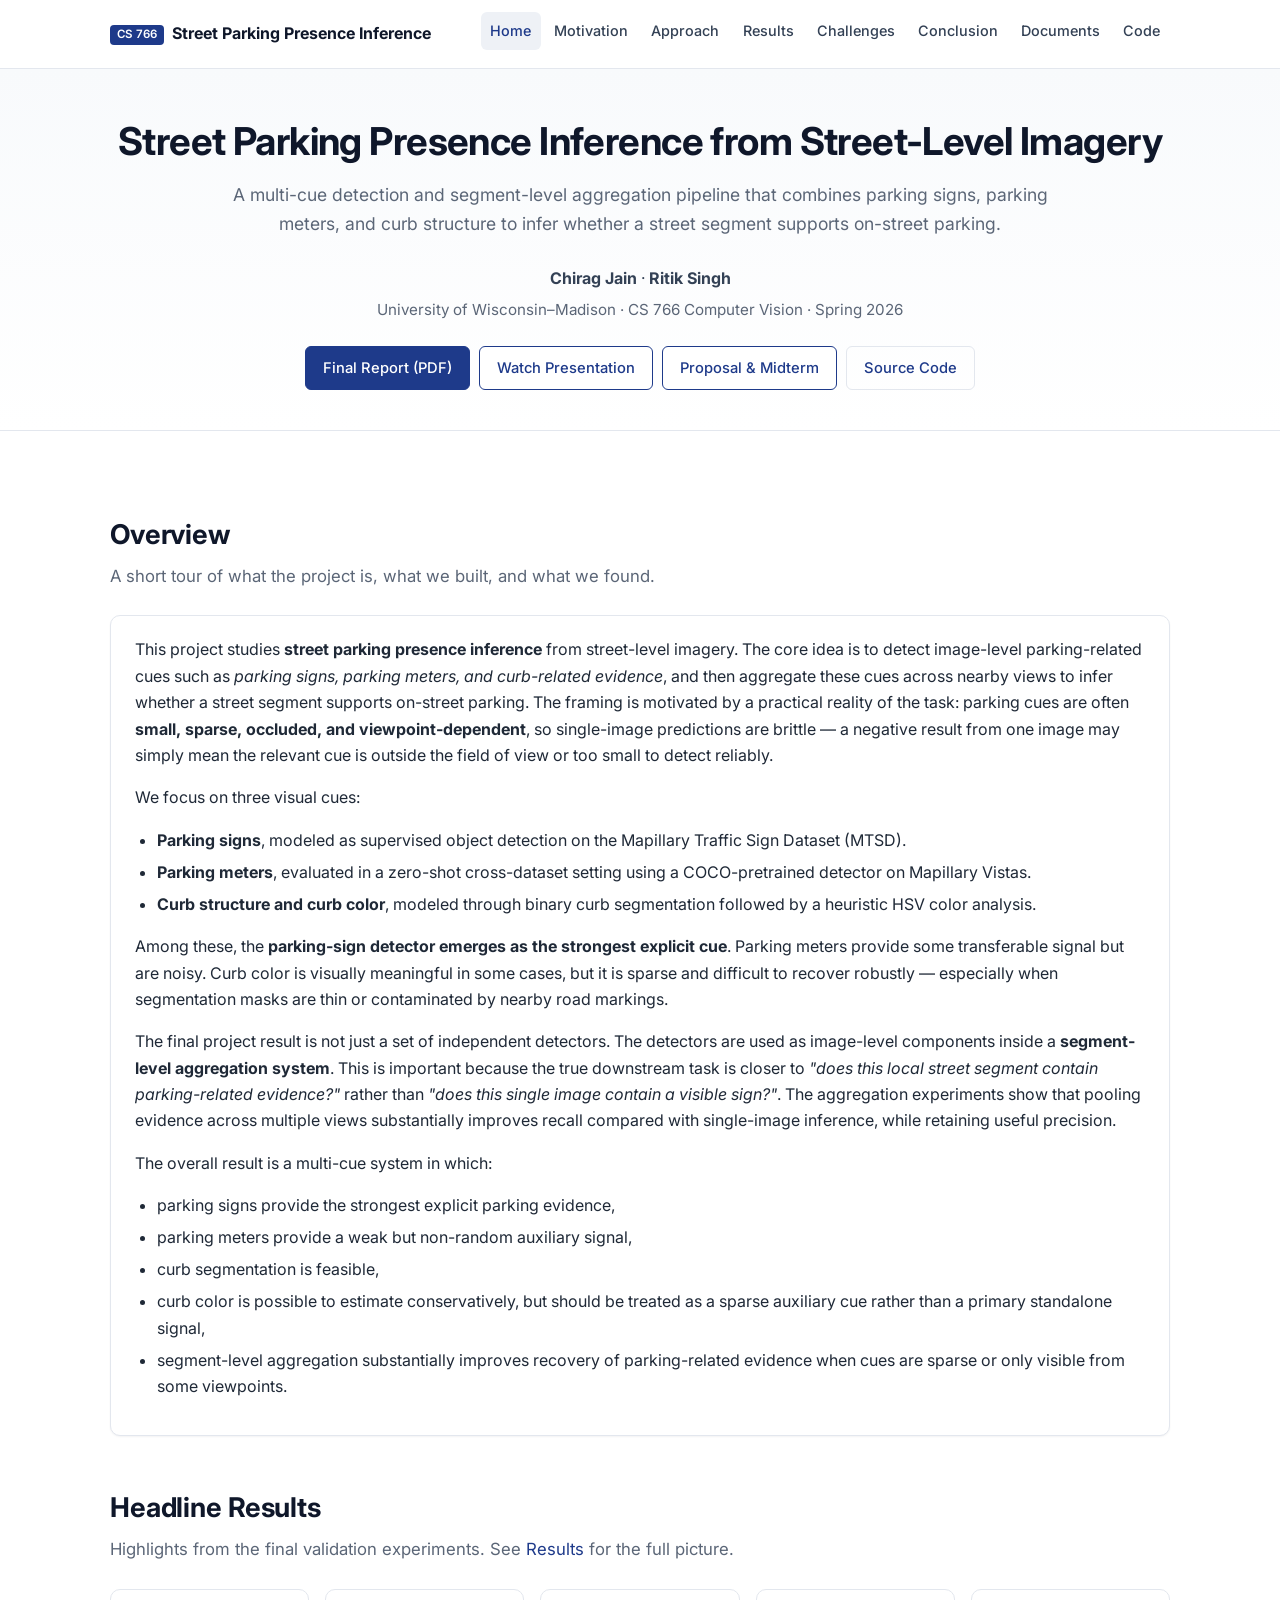
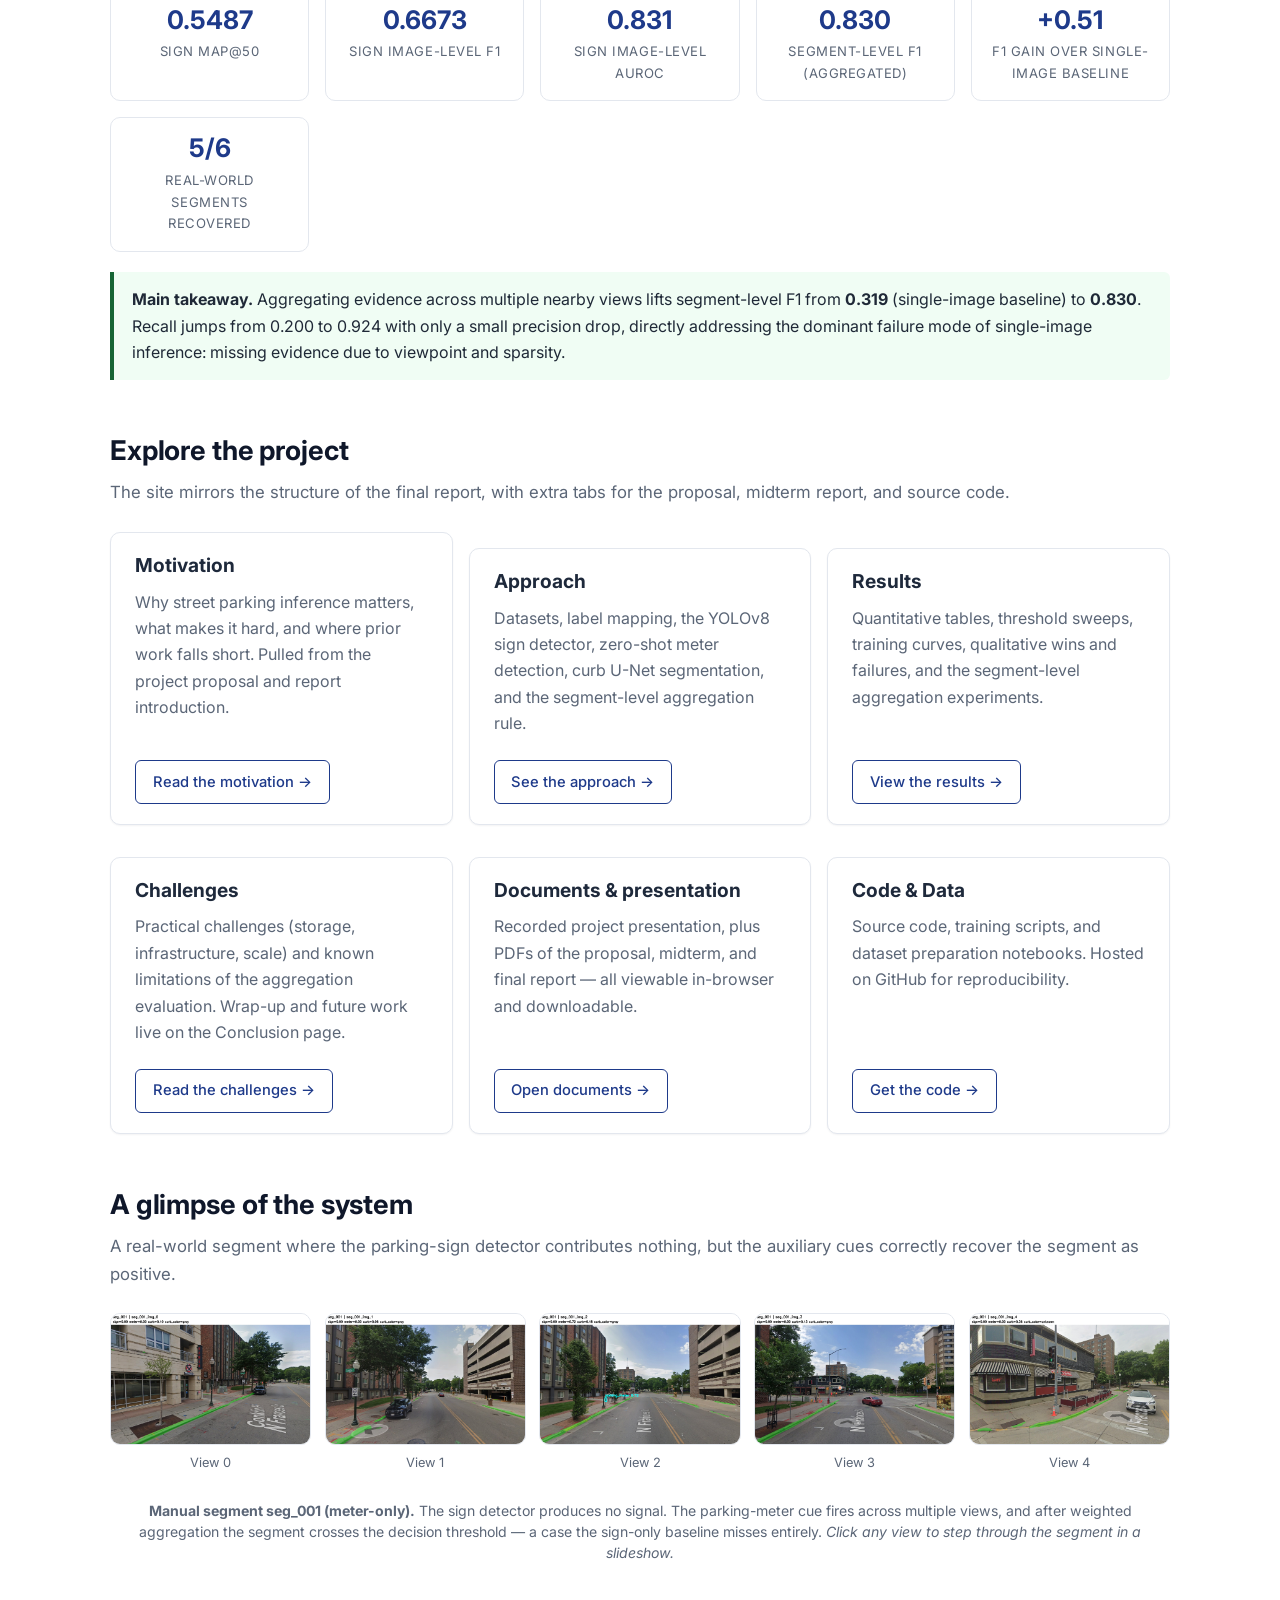
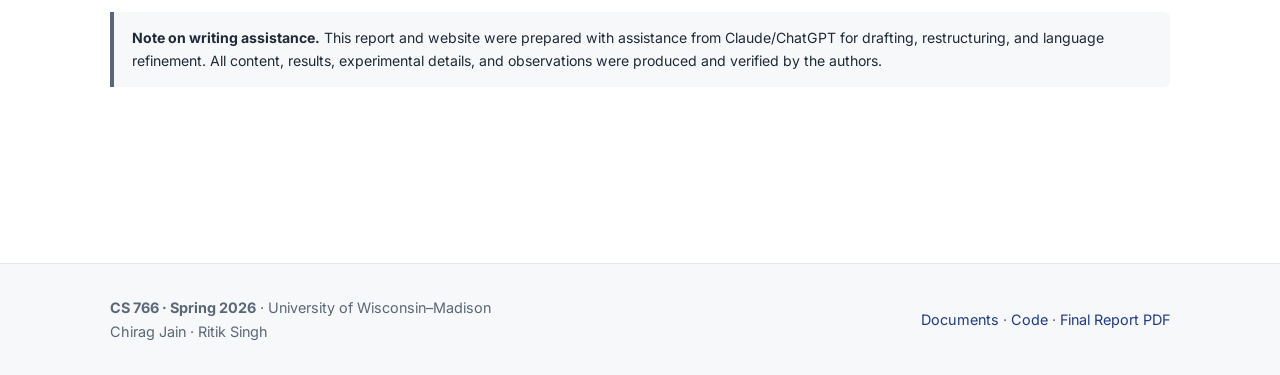
<file: index.html>
<!doctype html>
<html lang="en">
<head>
<meta charset="utf-8" />
<meta name="viewport" content="width=device-width, initial-scale=1" />
<title>Street Parking Presence Inference &middot; CS 766 Project</title>
<meta name="description" content="Multi-cue detection and segment-level aggregation for inferring on-street parking presence from street-level imagery. CS 766 (Computer Vision) — University of Wisconsin–Madison." />
<link rel="preconnect" href="https://fonts.googleapis.com" />
<link rel="preconnect" href="https://fonts.gstatic.com" crossorigin />
<link href="https://fonts.googleapis.com/css2?family=Inter:wght@400;500;600;700&family=JetBrains+Mono:wght@400;500&display=swap" rel="stylesheet" />

<!-- Favicon. Drop your icon files into the website/assets/ folder.
     Browsers fall back gracefully if any file is missing (a 404 just skips that link).
     Recommended: a 32x32 PNG at assets/favicon.png (smallest setup that works everywhere). -->
<link rel="icon" type="image/svg+xml" href="assets/favicon.svg" />
<link rel="icon" type="image/png" sizes="32x32" href="assets/favicon.png" />
<link rel="apple-touch-icon" href="assets/apple-touch-icon.png" />

<link rel="stylesheet" href="assets/css/styles.css" />
</head>
<body>

<!-- ============== NAVBAR ============== -->
<nav class="navbar">
  <div class="navbar-inner">
    <a class="nav-brand" href="index.html">
      <span class="nav-brand-tag">CS 766</span>
      <span class="nav-brand-title">Street Parking Presence Inference</span>
    </a>
    <button class="nav-toggle" aria-label="Toggle navigation" aria-expanded="false">&#9776;</button>
    <ul class="nav-links">
      <li><a href="index.html">Home</a></li>
      <li><a href="motivation.html">Motivation</a></li>
      <li><a href="approach.html">Approach</a></li>
      <li><a href="results.html">Results</a></li>
      <li><a href="challenges.html">Challenges</a></li>
      <li><a href="conclusion.html">Conclusion</a></li>
      <li><a href="documents.html">Documents</a></li>
      <li><a href="code.html">Code</a></li>
    </ul>
  </div>
</nav>

<!-- ============== HERO ============== -->
<header class="hero">
  <div class="container hero-center">
    <h1>Street Parking Presence Inference from Street-Level Imagery</h1>
    <p class="subtitle">A multi-cue detection and segment-level aggregation pipeline that combines parking signs, parking meters, and curb structure to infer whether a street segment supports on-street parking.</p>
    <p class="authors"><strong>Chirag Jain</strong> &middot; <strong>Ritik Singh</strong></p>
    <p class="affiliation">University of Wisconsin&ndash;Madison &middot; CS 766 Computer Vision &middot; Spring 2026</p>

    <div class="hero-cta">
      <a class="btn" href="assets/pdfs/cs766_report_final.pdf" target="_blank" rel="noopener">Final Report (PDF)</a>
      <a class="btn btn-secondary" href="documents.html">Watch Presentation</a>
      <a class="btn btn-secondary" href="documents.html">Proposal &amp; Midterm</a>
      <a class="btn btn-ghost" href="code.html">Source Code</a>
    </div>
  </div>
</header>

<main>
<div class="container">

<!-- ============== OVERVIEW ============== -->
<section class="section">
  <h2 class="section-title">Overview</h2>
  <p class="section-lead">A short tour of what the project is, what we built, and what we found.</p>

  <div class="card">
    <p>This project studies <strong>street parking presence inference</strong> from street-level imagery. The core idea is to detect image-level parking-related cues such as <em>parking signs, parking meters, and curb-related evidence</em>, and then aggregate these cues across nearby views to infer whether a street segment supports on-street parking. The framing is motivated by a practical reality of the task: parking cues are often <strong>small, sparse, occluded, and viewpoint-dependent</strong>, so single-image predictions are brittle &mdash; a negative result from one image may simply mean the relevant cue is outside the field of view or too small to detect reliably.</p>

    <p>We focus on three visual cues:</p>
    <ul>
      <li><strong>Parking signs</strong>, modeled as supervised object detection on the Mapillary Traffic Sign Dataset (MTSD).</li>
      <li><strong>Parking meters</strong>, evaluated in a zero-shot cross-dataset setting using a COCO-pretrained detector on Mapillary Vistas.</li>
      <li><strong>Curb structure and curb color</strong>, modeled through binary curb segmentation followed by a heuristic HSV color analysis.</li>
    </ul>

    <p>Among these, the <strong>parking-sign detector emerges as the strongest explicit cue</strong>. Parking meters provide some transferable signal but are noisy. Curb color is visually meaningful in some cases, but it is sparse and difficult to recover robustly &mdash; especially when segmentation masks are thin or contaminated by nearby road markings.</p>

    <p>The final project result is not just a set of independent detectors. The detectors are used as image-level components inside a <strong>segment-level aggregation system</strong>. This is important because the true downstream task is closer to <em>"does this local street segment contain parking-related evidence?"</em> rather than <em>"does this single image contain a visible sign?"</em>. The aggregation experiments show that pooling evidence across multiple views substantially improves recall compared with single-image inference, while retaining useful precision.</p>

    <p>The overall result is a multi-cue system in which:</p>
    <ul>
      <li>parking signs provide the strongest explicit parking evidence,</li>
      <li>parking meters provide a weak but non-random auxiliary signal,</li>
      <li>curb segmentation is feasible,</li>
      <li>curb color is possible to estimate conservatively, but should be treated as a sparse auxiliary cue rather than a primary standalone signal,</li>
      <li>segment-level aggregation substantially improves recovery of parking-related evidence when cues are sparse or only visible from some viewpoints.</li>
    </ul>
  </div>
</section>

<!-- ============== KEY RESULTS ============== -->
<section class="section">
  <h2 class="section-title">Headline Results</h2>
  <p class="section-lead">Highlights from the final validation experiments. See <a href="results.html">Results</a> for the full picture.</p>

  <div class="stat-grid">
    <div class="stat">
      <span class="stat-value">0.5487</span>
      <span class="stat-label">Sign mAP@50</span>
    </div>
    <div class="stat">
      <span class="stat-value">0.6673</span>
      <span class="stat-label">Sign image-level F1</span>
    </div>
    <div class="stat">
      <span class="stat-value">0.831</span>
      <span class="stat-label">Sign image-level AUROC</span>
    </div>
    <div class="stat">
      <span class="stat-value">0.830</span>
      <span class="stat-label">Segment-level F1 (aggregated)</span>
    </div>
    <div class="stat">
      <span class="stat-value">+0.51</span>
      <span class="stat-label">F1 gain over single-image baseline</span>
    </div>
    <div class="stat">
      <span class="stat-value">5/6</span>
      <span class="stat-label">Real-world segments recovered</span>
    </div>
  </div>

  <div class="callout callout-success">
    <p><strong>Main takeaway.</strong> Aggregating evidence across multiple nearby views lifts segment-level F1 from <strong>0.319</strong> (single-image baseline) to <strong>0.830</strong>. Recall jumps from 0.200 to 0.924 with only a small precision drop, directly addressing the dominant failure mode of single-image inference: missing evidence due to viewpoint and sparsity.</p>
  </div>
</section>

<!-- ============== EXPLORE ============== -->
<section class="section">
  <h2 class="section-title">Explore the project</h2>
  <p class="section-lead">The site mirrors the structure of the final report, with extra tabs for the proposal, midterm report, and source code.</p>

  <div class="cards-grid">
    <div class="card">
      <h3>Motivation</h3>
      <p>Why street parking inference matters, what makes it hard, and where prior work falls short. Pulled from the project proposal and report introduction.</p>
      <a class="btn btn-secondary" href="motivation.html">Read the motivation &rarr;</a>
    </div>

    <div class="card">
      <h3>Approach</h3>
      <p>Datasets, label mapping, the YOLOv8 sign detector, zero-shot meter detection, curb U-Net segmentation, and the segment-level aggregation rule.</p>
      <a class="btn btn-secondary" href="approach.html">See the approach &rarr;</a>
    </div>

    <div class="card">
      <h3>Results</h3>
      <p>Quantitative tables, threshold sweeps, training curves, qualitative wins and failures, and the segment-level aggregation experiments.</p>
      <a class="btn btn-secondary" href="results.html">View the results &rarr;</a>
    </div>

    <div class="card">
      <h3>Challenges</h3>
      <p>Practical challenges (storage, infrastructure, scale) and known limitations of the aggregation evaluation. Wrap-up and future work live on the Conclusion page.</p>
      <a class="btn btn-secondary" href="challenges.html">Read the challenges &rarr;</a>
    </div>

    <div class="card">
      <h3>Documents &amp; presentation</h3>
      <p>Recorded project presentation, plus PDFs of the proposal, midterm, and final report &mdash; all viewable in-browser and downloadable.</p>
      <a class="btn btn-secondary" href="documents.html">Open documents &rarr;</a>
    </div>

    <div class="card">
      <h3>Code &amp; Data</h3>
      <p>Source code, training scripts, and dataset preparation notebooks. Hosted on GitHub for reproducibility.</p>
      <a class="btn btn-secondary" href="code.html">Get the code &rarr;</a>
    </div>
  </div>
</section>

<!-- ============== TEASER FIGURE ============== -->
<section class="section">
  <h2 class="section-title">A glimpse of the system</h2>
  <p class="section-lead">A real-world segment where the parking-sign detector contributes nothing, but the auxiliary cues correctly recover the segment as positive.</p>

  <div class="figure-grid cols-5">
    <figure class="figure">
      <img class="figure-zoom" data-gallery="home-seg_001" data-caption="seg_001 view 0 — meter-only segment" src="assets/images/figures/seg_001_img_0_annotated.jpg" alt="Manual segment seg_001 view 0" loading="lazy" />
      <figcaption class="figure-caption">View 0</figcaption>
    </figure>
    <figure class="figure">
      <img class="figure-zoom" data-gallery="home-seg_001" data-caption="seg_001 view 1" src="assets/images/figures/seg_001_img_1_annotated.jpg" alt="Manual segment seg_001 view 1" loading="lazy" />
      <figcaption class="figure-caption">View 1</figcaption>
    </figure>
    <figure class="figure">
      <img class="figure-zoom" data-gallery="home-seg_001" data-caption="seg_001 view 2" src="assets/images/figures/seg_001_img_2_annotated.jpg" alt="Manual segment seg_001 view 2" loading="lazy" />
      <figcaption class="figure-caption">View 2</figcaption>
    </figure>
    <figure class="figure">
      <img class="figure-zoom" data-gallery="home-seg_001" data-caption="seg_001 view 3" src="assets/images/figures/seg_001_img_3_annotated.jpg" alt="Manual segment seg_001 view 3" loading="lazy" />
      <figcaption class="figure-caption">View 3</figcaption>
    </figure>
    <figure class="figure">
      <img class="figure-zoom" data-gallery="home-seg_001" data-caption="seg_001 view 4" src="assets/images/figures/seg_001_img_4_annotated.jpg" alt="Manual segment seg_001 view 4" loading="lazy" />
      <figcaption class="figure-caption">View 4</figcaption>
    </figure>
  </div>
  <p class="figure-caption"><strong>Manual segment seg_001 (meter-only).</strong> The sign detector produces no signal. The parking-meter cue fires across multiple views, and after weighted aggregation the segment crosses the decision threshold &mdash; a case the sign-only baseline misses entirely. <em>Click any view to step through the segment in a slideshow.</em></p>
</section>

<!-- ============== NOTE ============== -->
<section class="section">
  <div class="callout callout-note">
    <p class="small mb-0"><strong>Note on writing assistance.</strong> This report and website were prepared with assistance from Claude/ChatGPT for drafting, restructuring, and language refinement. All content, results, experimental details, and observations were produced and verified by the authors.</p>
  </div>
</section>

</div>
</main>

<!-- ============== FOOTER ============== -->
<footer class="footer">
  <div class="footer-inner">
    <div>
      <strong>CS 766 &middot; Spring 2026</strong> &middot; University of Wisconsin&ndash;Madison<br />
      Chirag Jain &middot; Ritik Singh
    </div>
    <div>
      <a href="documents.html">Documents</a> &middot;
      <a href="code.html">Code</a> &middot;
      <a href="assets/pdfs/cs766_report_final.pdf" target="_blank" rel="noopener">Final Report PDF</a>
    </div>
  </div>
</footer>

<script src="assets/js/main.js"></script>
</body>
</html>
</file>
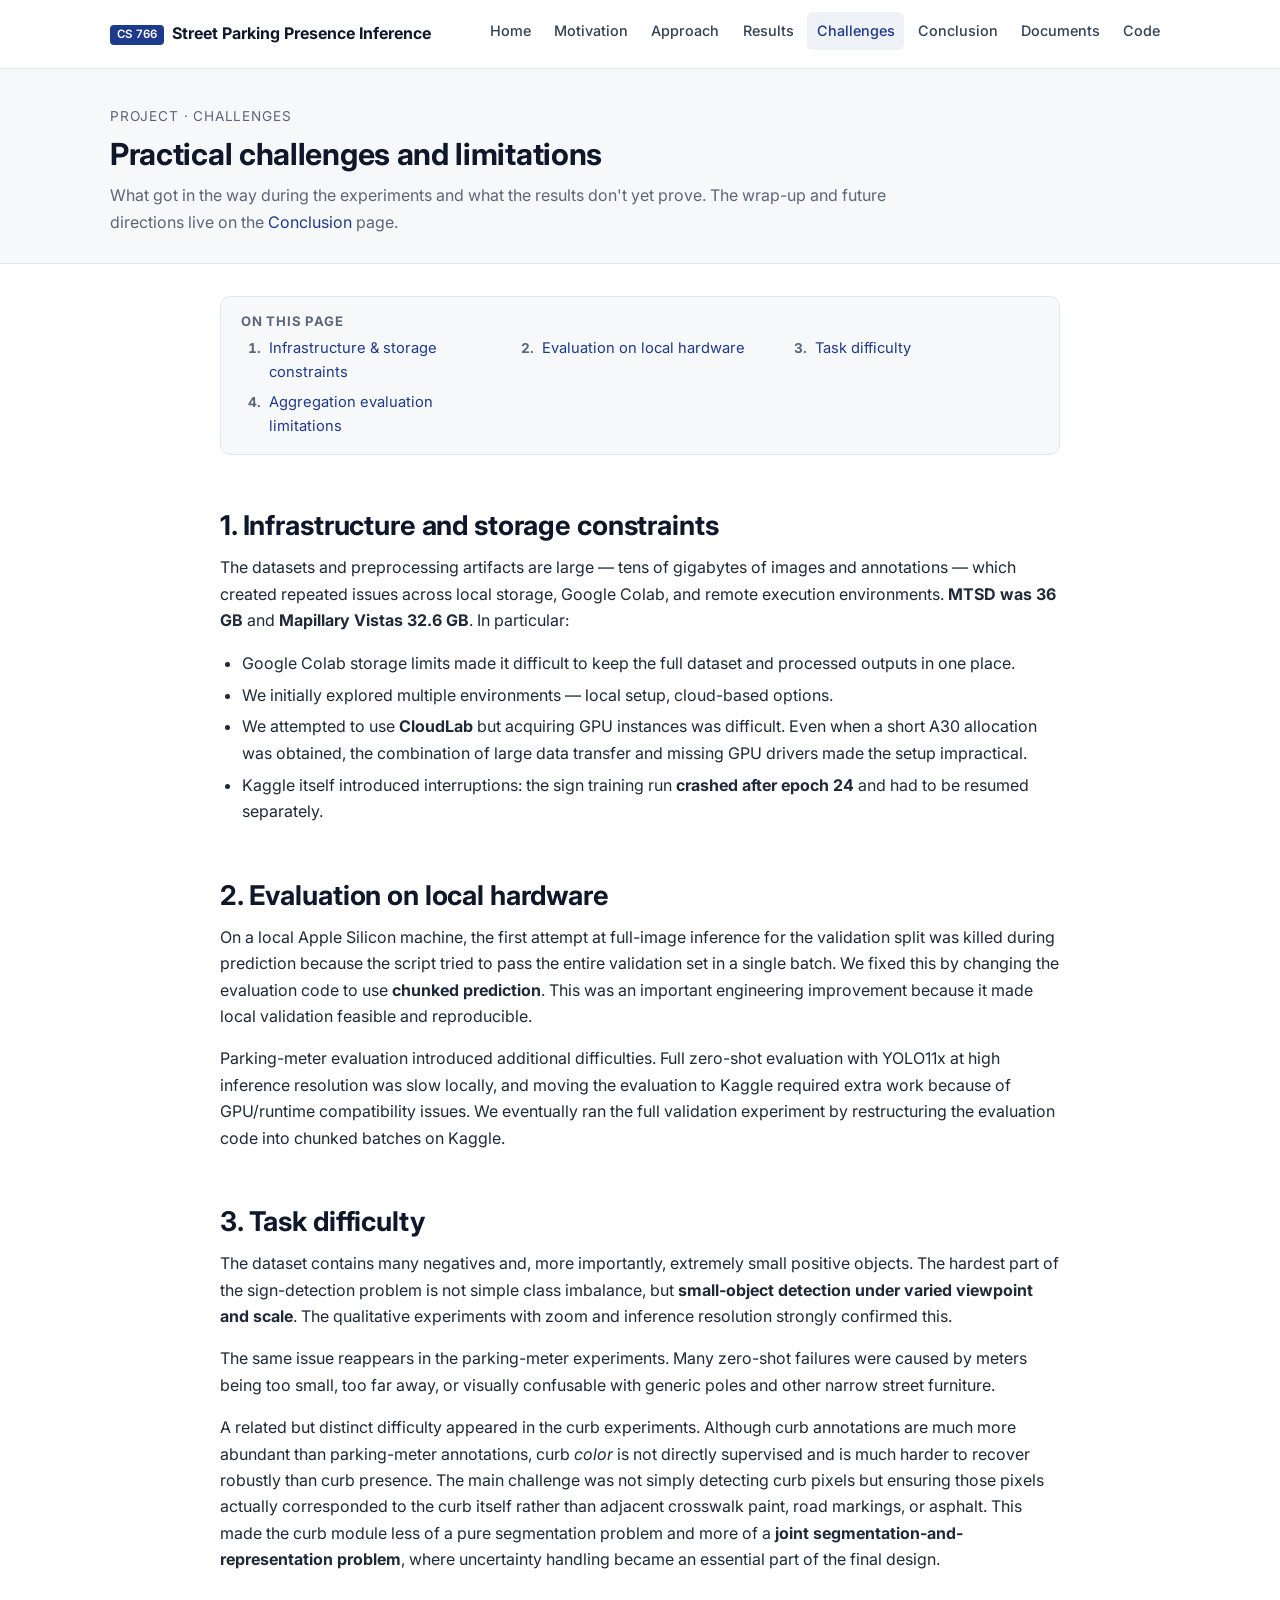
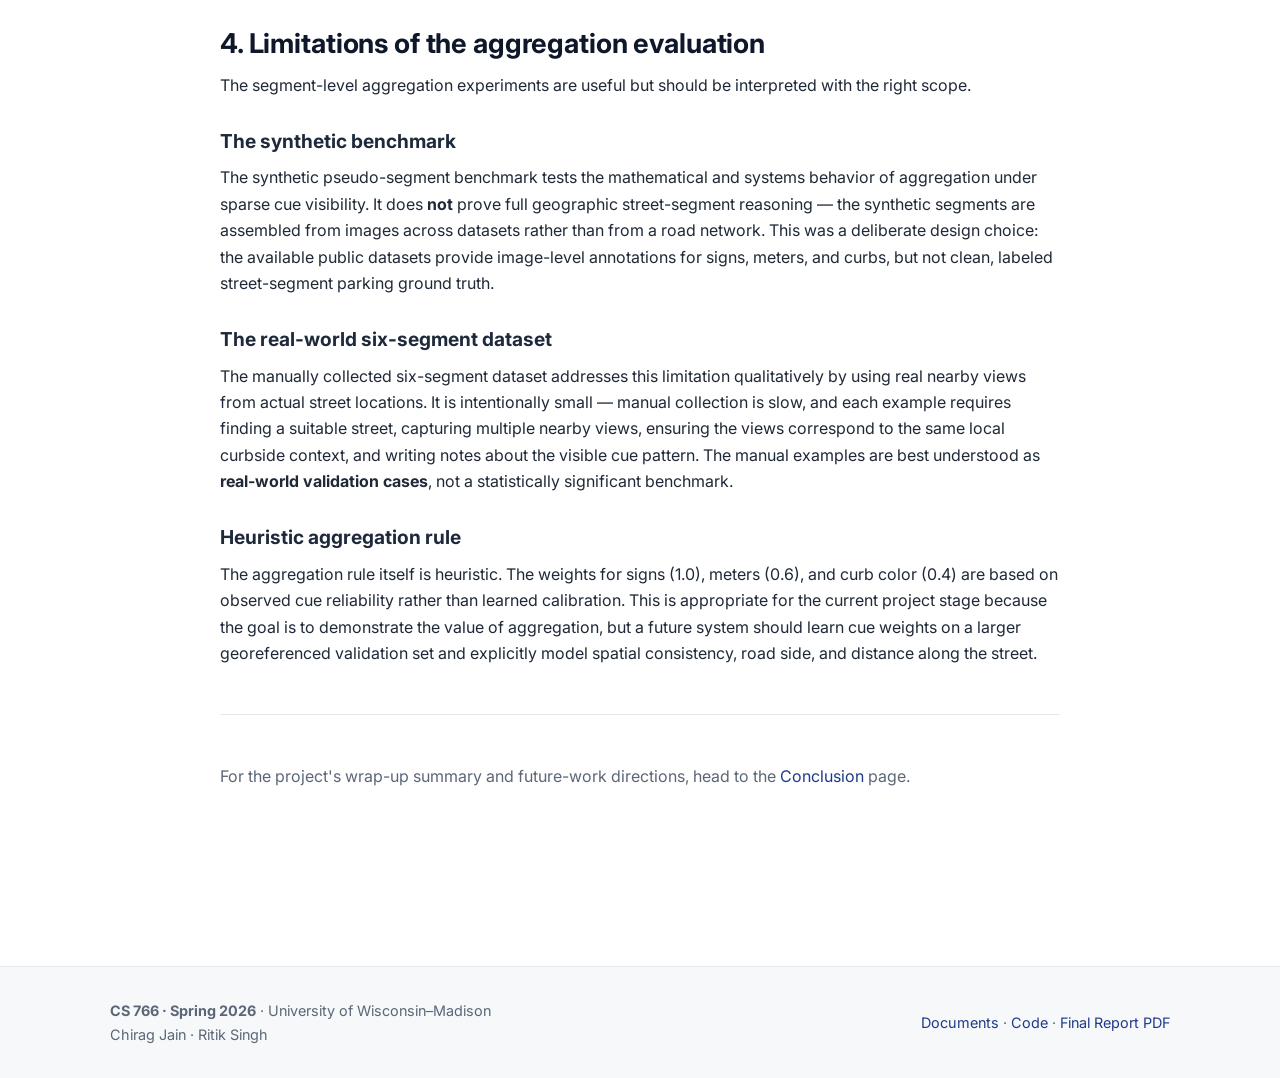
<file: challenges.html>
<!doctype html>
<html lang="en">
<head>
<meta charset="utf-8" />
<meta name="viewport" content="width=device-width, initial-scale=1" />
<title>Challenges &middot; Street Parking Presence Inference</title>
<meta name="description" content="Practical challenges and limitations encountered during the multi-cue street-parking inference project." />
<link rel="preconnect" href="https://fonts.googleapis.com" />
<link rel="preconnect" href="https://fonts.gstatic.com" crossorigin />
<link href="https://fonts.googleapis.com/css2?family=Inter:wght@400;500;600;700&family=JetBrains+Mono:wght@400;500&display=swap" rel="stylesheet" />
<link rel="icon" type="image/svg+xml" href="assets/favicon.svg" />
<link rel="icon" type="image/png" sizes="32x32" href="assets/favicon.png" />
<link rel="apple-touch-icon" href="assets/apple-touch-icon.png" />
<link rel="stylesheet" href="assets/css/styles.css" />
</head>
<body>

<nav class="navbar">
  <div class="navbar-inner">
    <a class="nav-brand" href="index.html">
      <span class="nav-brand-tag">CS 766</span>
      <span class="nav-brand-title">Street Parking Presence Inference</span>
    </a>
    <button class="nav-toggle" aria-label="Toggle navigation" aria-expanded="false">&#9776;</button>
    <ul class="nav-links">
      <li><a href="index.html">Home</a></li>
      <li><a href="motivation.html">Motivation</a></li>
      <li><a href="approach.html">Approach</a></li>
      <li><a href="results.html">Results</a></li>
      <li><a href="challenges.html">Challenges</a></li>
      <li><a href="conclusion.html">Conclusion</a></li>
      <li><a href="documents.html">Documents</a></li>
      <li><a href="code.html">Code</a></li>
    </ul>
  </div>
</nav>

<header class="page-hero">
  <div class="container">
    <p class="breadcrumb">Project &middot; Challenges</p>
    <h1>Practical challenges and limitations</h1>
    <p>What got in the way during the experiments and what the results don't yet prove. The wrap-up and future directions live on the <a href="conclusion.html">Conclusion</a> page.</p>
  </div>
</header>

<main>
<div class="container container-narrow">

<nav class="toc" aria-label="On this page">
  <h4>On this page</h4>
  <ol>
    <li><a href="#infra">Infrastructure &amp; storage constraints</a></li>
    <li><a href="#local-eval">Evaluation on local hardware</a></li>
    <li><a href="#difficulty">Task difficulty</a></li>
    <li><a href="#limits">Aggregation evaluation limitations</a></li>
  </ol>
</nav>

<!-- =================== INFRA =================== -->
<section class="section" id="infra">
  <h2 class="section-title">1. Infrastructure and storage constraints</h2>
  <p>The datasets and preprocessing artifacts are large &mdash; tens of gigabytes of images and annotations &mdash; which created repeated issues across local storage, Google Colab, and remote execution environments. <strong>MTSD was 36 GB</strong> and <strong>Mapillary Vistas 32.6 GB</strong>. In particular:</p>
  <ul>
    <li>Google Colab storage limits made it difficult to keep the full dataset and processed outputs in one place.</li>
    <li>We initially explored multiple environments &mdash; local setup, cloud-based options.</li>
    <li>We attempted to use <strong>CloudLab</strong> but acquiring GPU instances was difficult. Even when a short A30 allocation was obtained, the combination of large data transfer and missing GPU drivers made the setup impractical.</li>
    <li>Kaggle itself introduced interruptions: the sign training run <strong>crashed after epoch 24</strong> and had to be resumed separately.</li>
  </ul>
</section>

<!-- =================== LOCAL EVAL =================== -->
<section class="section" id="local-eval">
  <h2 class="section-title">2. Evaluation on local hardware</h2>
  <p>On a local Apple Silicon machine, the first attempt at full-image inference for the validation split was killed during prediction because the script tried to pass the entire validation set in a single batch. We fixed this by changing the evaluation code to use <strong>chunked prediction</strong>. This was an important engineering improvement because it made local validation feasible and reproducible.</p>

  <p>Parking-meter evaluation introduced additional difficulties. Full zero-shot evaluation with YOLO11x at high inference resolution was slow locally, and moving the evaluation to Kaggle required extra work because of GPU/runtime compatibility issues. We eventually ran the full validation experiment by restructuring the evaluation code into chunked batches on Kaggle.</p>
</section>

<!-- =================== DIFFICULTY =================== -->
<section class="section" id="difficulty">
  <h2 class="section-title">3. Task difficulty</h2>
  <p>The dataset contains many negatives and, more importantly, extremely small positive objects. The hardest part of the sign-detection problem is not simple class imbalance, but <strong>small-object detection under varied viewpoint and scale</strong>. The qualitative experiments with zoom and inference resolution strongly confirmed this.</p>

  <p>The same issue reappears in the parking-meter experiments. Many zero-shot failures were caused by meters being too small, too far away, or visually confusable with generic poles and other narrow street furniture.</p>

  <p>A related but distinct difficulty appeared in the curb experiments. Although curb annotations are much more abundant than parking-meter annotations, curb <em>color</em> is not directly supervised and is much harder to recover robustly than curb presence. The main challenge was not simply detecting curb pixels but ensuring those pixels actually corresponded to the curb itself rather than adjacent crosswalk paint, road markings, or asphalt. This made the curb module less of a pure segmentation problem and more of a <strong>joint segmentation-and-representation problem</strong>, where uncertainty handling became an essential part of the final design.</p>
</section>

<!-- =================== LIMITS =================== -->
<section class="section" id="limits">
  <h2 class="section-title">4. Limitations of the aggregation evaluation</h2>
  <p>The segment-level aggregation experiments are useful but should be interpreted with the right scope.</p>

  <h3>The synthetic benchmark</h3>
  <p>The synthetic pseudo-segment benchmark tests the mathematical and systems behavior of aggregation under sparse cue visibility. It does <strong>not</strong> prove full geographic street-segment reasoning &mdash; the synthetic segments are assembled from images across datasets rather than from a road network. This was a deliberate design choice: the available public datasets provide image-level annotations for signs, meters, and curbs, but not clean, labeled street-segment parking ground truth.</p>

  <h3>The real-world six-segment dataset</h3>
  <p>The manually collected six-segment dataset addresses this limitation qualitatively by using real nearby views from actual street locations. It is intentionally small &mdash; manual collection is slow, and each example requires finding a suitable street, capturing multiple nearby views, ensuring the views correspond to the same local curbside context, and writing notes about the visible cue pattern. The manual examples are best understood as <strong>real-world validation cases</strong>, not a statistically significant benchmark.</p>

  <h3>Heuristic aggregation rule</h3>
  <p>The aggregation rule itself is heuristic. The weights for signs (1.0), meters (0.6), and curb color (0.4) are based on observed cue reliability rather than learned calibration. This is appropriate for the current project stage because the goal is to demonstrate the value of aggregation, but a future system should learn cue weights on a larger georeferenced validation set and explicitly model spatial consistency, road side, and distance along the street.</p>
</section>

<hr class="divider" />

<section class="section">
  <p class="muted">For the project's wrap-up summary and future-work directions, head to the <a href="conclusion.html">Conclusion</a> page.</p>
</section>

</div>
</main>

<footer class="footer">
  <div class="footer-inner">
    <div>
      <strong>CS 766 &middot; Spring 2026</strong> &middot; University of Wisconsin&ndash;Madison<br />
      Chirag Jain &middot; Ritik Singh
    </div>
    <div>
      <a href="documents.html">Documents</a> &middot;
      <a href="code.html">Code</a> &middot;
      <a href="assets/pdfs/cs766_report_final.pdf" target="_blank" rel="noopener">Final Report PDF</a>
    </div>
  </div>
</footer>

<script src="assets/js/main.js"></script>
</body>
</html>
</file>
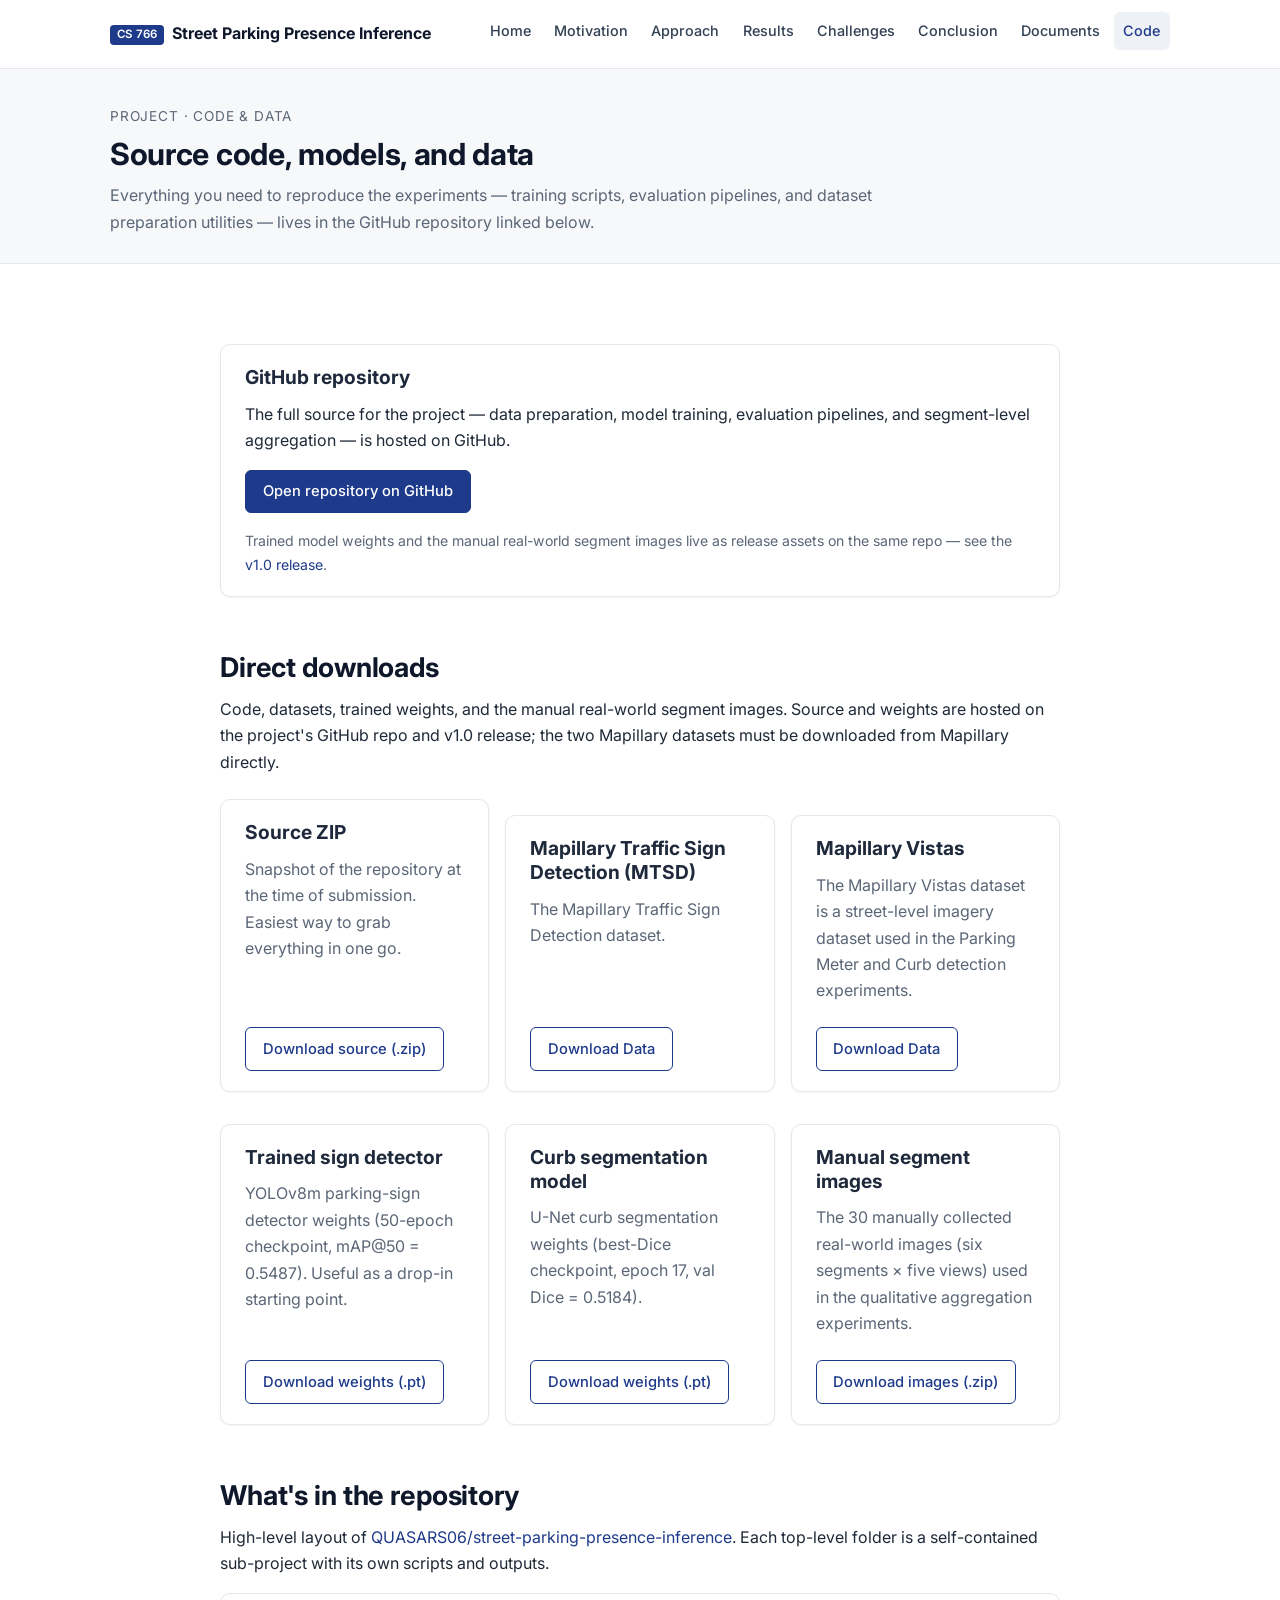
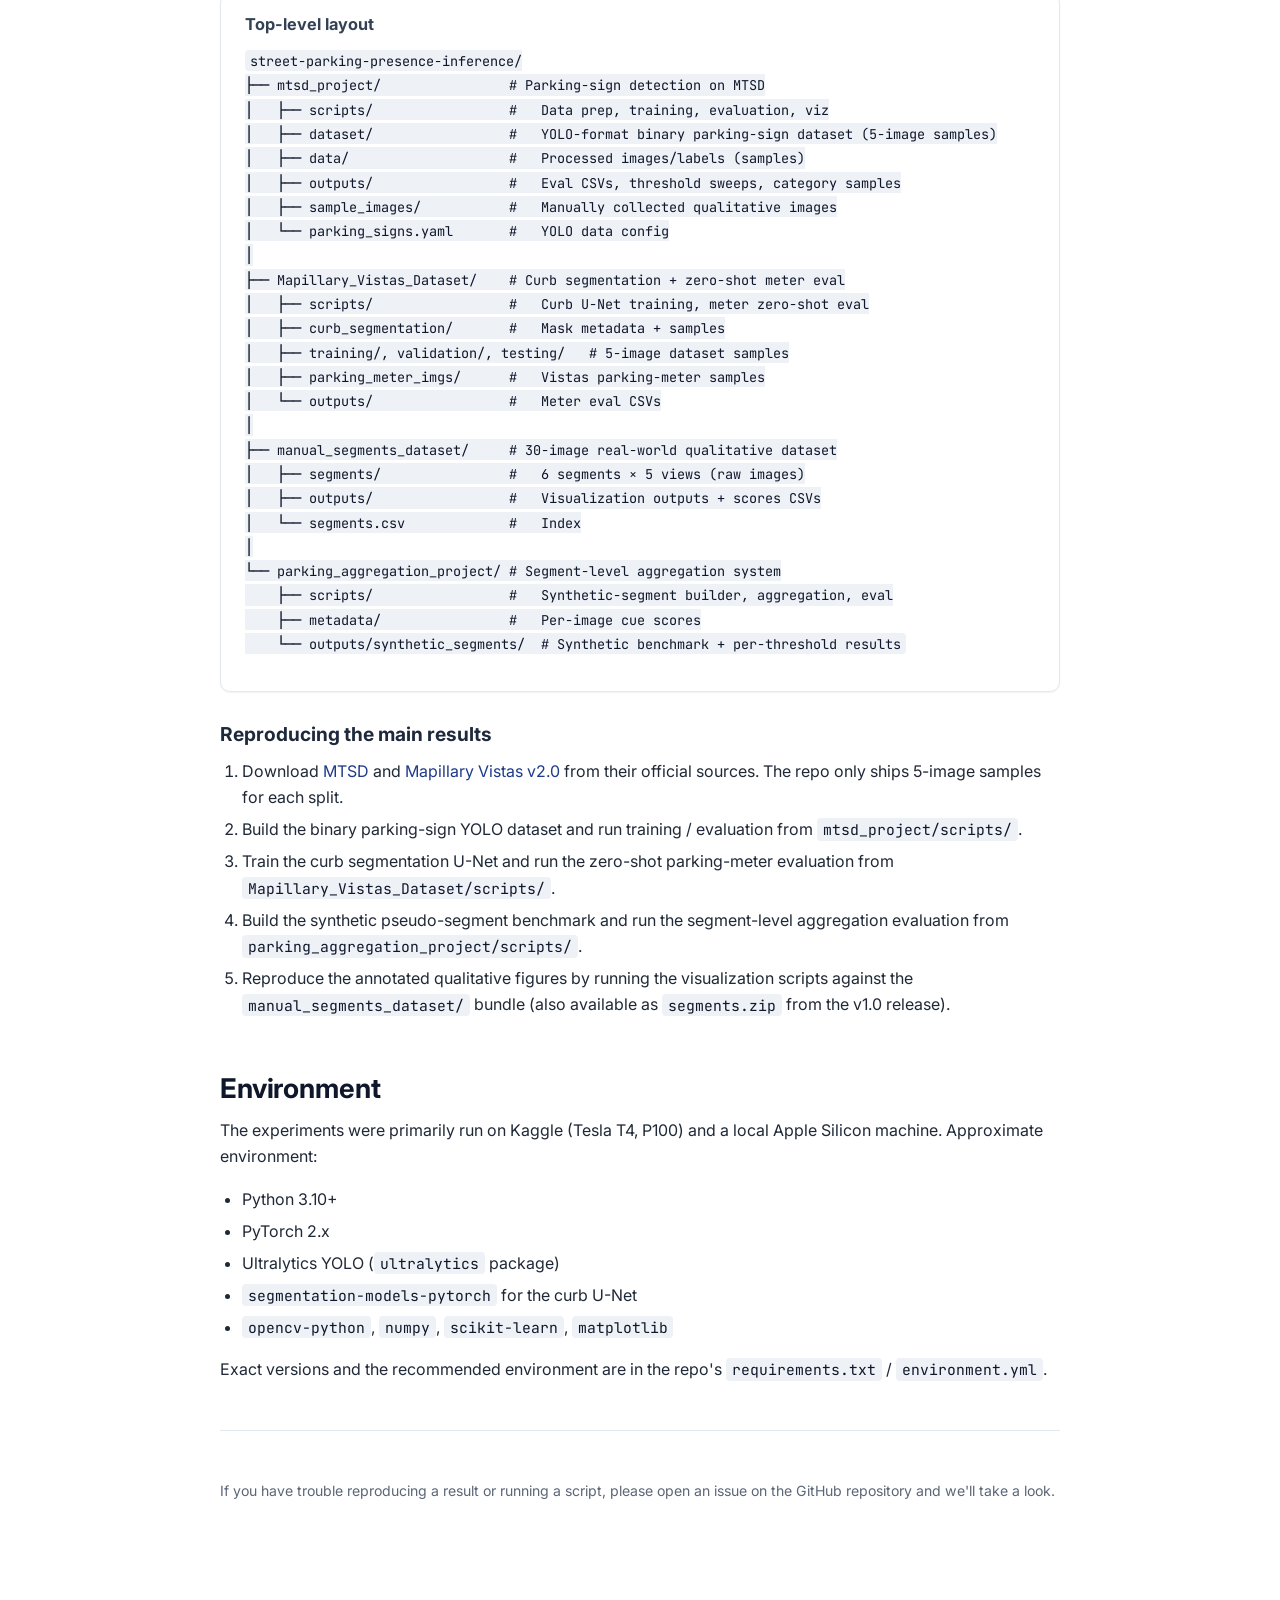
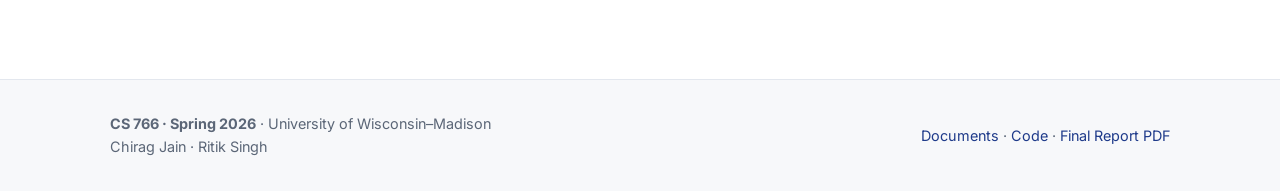
<file: code.html>
<!doctype html>
<html lang="en">
  <head>
    <meta charset="utf-8" />
    <meta name="viewport" content="width=device-width, initial-scale=1" />
    <title>Code &amp; Data &middot; Street Parking Presence Inference</title>
    <meta
      name="description"
      content="Source code, training scripts, and data preparation for the multi-cue street parking inference project."
    />
    <link rel="preconnect" href="https://fonts.googleapis.com" />
    <link rel="preconnect" href="https://fonts.gstatic.com" crossorigin />
    <link
      href="https://fonts.googleapis.com/css2?family=Inter:wght@400;500;600;700&family=JetBrains+Mono:wght@400;500&display=swap"
      rel="stylesheet"
    />
    <link rel="icon" type="image/svg+xml" href="assets/favicon.svg" />
    <link rel="icon" type="image/png" sizes="32x32" href="assets/favicon.png" />
    <link rel="apple-touch-icon" href="assets/apple-touch-icon.png" />
    <link rel="stylesheet" href="assets/css/styles.css" />
  </head>
  <body>
    <nav class="navbar">
      <div class="navbar-inner">
        <a class="nav-brand" href="index.html">
          <span class="nav-brand-tag">CS 766</span>
          <span class="nav-brand-title">Street Parking Presence Inference</span>
        </a>
        <button
          class="nav-toggle"
          aria-label="Toggle navigation"
          aria-expanded="false"
        >
          &#9776;
        </button>
        <ul class="nav-links">
          <li><a href="index.html">Home</a></li>
          <li><a href="motivation.html">Motivation</a></li>
          <li><a href="approach.html">Approach</a></li>
          <li><a href="results.html">Results</a></li>
          <li><a href="challenges.html">Challenges</a></li>
          <li><a href="conclusion.html">Conclusion</a></li>
          <li><a href="documents.html">Documents</a></li>
          <li><a href="code.html">Code</a></li>
        </ul>
      </div>
    </nav>

    <header class="page-hero">
      <div class="container">
        <p class="breadcrumb">Project &middot; Code &amp; Data</p>
        <h1>Source code, models, and data</h1>
        <p>
          Everything you need to reproduce the experiments &mdash; training
          scripts, evaluation pipelines, and dataset preparation utilities
          &mdash; lives in the GitHub repository linked below.
        </p>
      </div>
    </header>

    <main>
      <div class="container container-narrow">
        <!-- =================== PRIMARY LINK =================== -->
        <section class="section">
          <div class="card">
            <h3 class="mt-0">GitHub repository</h3>
            <p>
              The full source for the project &mdash; data preparation, model
              training, evaluation pipelines, and segment-level aggregation
              &mdash; is hosted on GitHub.
            </p>
            <p>
              <a
                class="btn"
                id="repo-link"
                href="https://github.com/QUASARS06/street-parking-presence-inference"
                target="_blank"
                rel="noopener"
                >Open repository on GitHub</a
              >
            </p>
            <p class="muted small mb-0">
              Trained model weights and the manual real-world segment images
              live as release assets on the same repo &mdash; see the
              <a
                href="https://github.com/QUASARS06/street-parking-presence-inference/releases/tag/v1.0"
                target="_blank"
                rel="noopener"
                >v1.0 release</a
              >.
            </p>
          </div>
        </section>

        <!-- =================== DOWNLOADS =================== -->
        <section class="section">
          <h2 class="section-title">Direct downloads</h2>
          <p>
            Code, datasets, trained weights, and the manual real-world segment
            images. Source and weights are hosted on the project's GitHub repo
            and v1.0 release; the two Mapillary datasets must be downloaded
            from Mapillary directly.
          </p>

          <div class="cards-grid">
            <div class="card">
              <h3 class="mt-0">Source ZIP</h3>
              <p>
                Snapshot of the repository at the time of submission. Easiest
                way to grab everything in one go.
              </p>
              <a
                class="btn btn-secondary"
                id="src-zip"
                href="https://github.com/QUASARS06/street-parking-presence-inference/archive/refs/tags/v1.0.zip"
                target="_blank"
                rel="noopener"
                >Download source (.zip)</a
              >
            </div>

            <div class="card">
              <h3 class="mt-0">Mapillary Traffic Sign Detection (MTSD)</h3>
              <p>The Mapillary Traffic Sign Detection dataset.</p>
              <a
                class="btn btn-secondary"
                id="mtsd-data"
                href="https://www.mapillary.com/dataset/trafficsign"
                target="_blank"
                rel="noopener"
                >Download Data</a
              >
            </div>

            <div class="card">
              <h3 class="mt-0">Mapillary Vistas</h3>
              <p>
                The Mapillary Vistas dataset is a street-level imagery dataset
                used in the Parking Meter and Curb detection experiments.
              </p>
              <a
                class="btn btn-secondary"
                id="vistas-data"
                href="https://www.mapillary.com/dataset/vistas"
                target="_blank"
                rel="noopener"
                >Download Data</a
              >
            </div>

            <div class="card">
              <h3 class="mt-0">Trained sign detector</h3>
              <p>
                YOLOv8m parking-sign detector weights (50-epoch checkpoint,
                mAP@50 = 0.5487). Useful as a drop-in starting point.
              </p>
              <a
                class="btn btn-secondary"
                id="sign-weights"
                href="https://github.com/QUASARS06/street-parking-presence-inference/releases/download/v1.0/parking_sign_best.pt"
                target="_blank"
                rel="noopener"
                >Download weights (.pt)</a
              >
            </div>

            <div class="card">
              <h3 class="mt-0">Curb segmentation model</h3>
              <p>
                U-Net curb segmentation weights (best-Dice checkpoint, epoch 17,
                val Dice = 0.5184).
              </p>
              <a
                class="btn btn-secondary"
                id="curb-weights"
                href="https://github.com/QUASARS06/street-parking-presence-inference/releases/download/v1.0/curb_best.pt"
                target="_blank"
                rel="noopener"
                >Download weights (.pt)</a
              >
            </div>

            <div class="card">
              <h3 class="mt-0">Manual segment images</h3>
              <p>
                The 30 manually collected real-world images (six segments
                &times; five views) used in the qualitative aggregation
                experiments.
              </p>
              <a
                class="btn btn-secondary"
                id="manual-data"
                href="https://github.com/QUASARS06/street-parking-presence-inference/releases/download/v1.0/segments.zip"
                target="_blank"
                rel="noopener"
                >Download images (.zip)</a
              >
            </div>
          </div>

        </section>

        <!-- =================== STRUCTURE =================== -->
        <section class="section">
          <h2 class="section-title">What's in the repository</h2>
          <p>
            High-level layout of
            <a
              href="https://github.com/QUASARS06/street-parking-presence-inference"
              target="_blank"
              rel="noopener"
              >QUASARS06/street-parking-presence-inference</a
            >. Each top-level folder is a self-contained sub-project with its
            own scripts and outputs.
          </p>

          <div class="card">
            <h4 class="mt-0">Top-level layout</h4>
            <pre><code>street-parking-presence-inference/
├── mtsd_project/                # Parking-sign detection on MTSD
│   ├── scripts/                 #   Data prep, training, evaluation, viz
│   ├── dataset/                 #   YOLO-format binary parking-sign dataset (5-image samples)
│   ├── data/                    #   Processed images/labels (samples)
│   ├── outputs/                 #   Eval CSVs, threshold sweeps, category samples
│   ├── sample_images/           #   Manually collected qualitative images
│   └── parking_signs.yaml       #   YOLO data config
│
├── Mapillary_Vistas_Dataset/    # Curb segmentation + zero-shot meter eval
│   ├── scripts/                 #   Curb U-Net training, meter zero-shot eval
│   ├── curb_segmentation/       #   Mask metadata + samples
│   ├── training/, validation/, testing/   # 5-image dataset samples
│   ├── parking_meter_imgs/      #   Vistas parking-meter samples
│   └── outputs/                 #   Meter eval CSVs
│
├── manual_segments_dataset/     # 30-image real-world qualitative dataset
│   ├── segments/                #   6 segments × 5 views (raw images)
│   ├── outputs/                 #   Visualization outputs + scores CSVs
│   └── segments.csv             #   Index
│
└── parking_aggregation_project/ # Segment-level aggregation system
    ├── scripts/                 #   Synthetic-segment builder, aggregation, eval
    ├── metadata/                #   Per-image cue scores
    └── outputs/synthetic_segments/  # Synthetic benchmark + per-threshold results
</code></pre>
          </div>

          <h3>Reproducing the main results</h3>
          <ol>
            <li>
              Download
              <a
                href="https://www.mapillary.com/dataset/trafficsign"
                target="_blank"
                rel="noopener"
                >MTSD</a
              >
              and
              <a
                href="https://www.mapillary.com/dataset/vistas"
                target="_blank"
                rel="noopener"
                >Mapillary Vistas v2.0</a
              >
              from their official sources. The repo only ships 5-image samples
              for each split.
            </li>
            <li>
              Build the binary parking-sign YOLO dataset and run training /
              evaluation from <code>mtsd_project/scripts/</code>.
            </li>
            <li>
              Train the curb segmentation U-Net and run the zero-shot
              parking-meter evaluation from
              <code>Mapillary_Vistas_Dataset/scripts/</code>.
            </li>
            <li>
              Build the synthetic pseudo-segment benchmark and run the
              segment-level aggregation evaluation from
              <code>parking_aggregation_project/scripts/</code>.
            </li>
            <li>
              Reproduce the annotated qualitative figures by running the
              visualization scripts against the
              <code>manual_segments_dataset/</code> bundle (also available as
              <code>segments.zip</code> from the v1.0 release).
            </li>
          </ol>
        </section>

        <!-- =================== ENV =================== -->
        <section class="section">
          <h2 class="section-title">Environment</h2>
          <p>
            The experiments were primarily run on Kaggle (Tesla T4, P100) and a
            local Apple Silicon machine. Approximate environment:
          </p>
          <ul>
            <li>Python 3.10+</li>
            <li>PyTorch 2.x</li>
            <li>Ultralytics YOLO (<code>ultralytics</code> package)</li>
            <li><code>segmentation-models-pytorch</code> for the curb U-Net</li>
            <li>
              <code>opencv-python</code>, <code>numpy</code>,
              <code>scikit-learn</code>, <code>matplotlib</code>
            </li>
          </ul>
          <p>
            Exact versions and the recommended environment are in the repo's
            <code>requirements.txt</code> / <code>environment.yml</code>.
          </p>
        </section>

        <hr class="divider" />

        <section class="section">
          <p class="muted small">
            If you have trouble reproducing a result or running a script, please
            open an issue on the GitHub repository and we'll take a look.
          </p>
        </section>
      </div>
    </main>

    <footer class="footer">
      <div class="footer-inner">
        <div>
          <strong>CS 766 &middot; Spring 2026</strong> &middot; University of
          Wisconsin&ndash;Madison<br />
          Chirag Jain &middot; Ritik Singh
        </div>
        <div>
          <a href="documents.html">Documents</a> &middot;
          <a href="code.html">Code</a> &middot;
          <a
            href="assets/pdfs/cs766_report_final.pdf"
            target="_blank"
            rel="noopener"
            >Final Report PDF</a
          >
        </div>
      </div>
    </footer>

    <script src="assets/js/main.js"></script>
  </body>
</html>
</file>
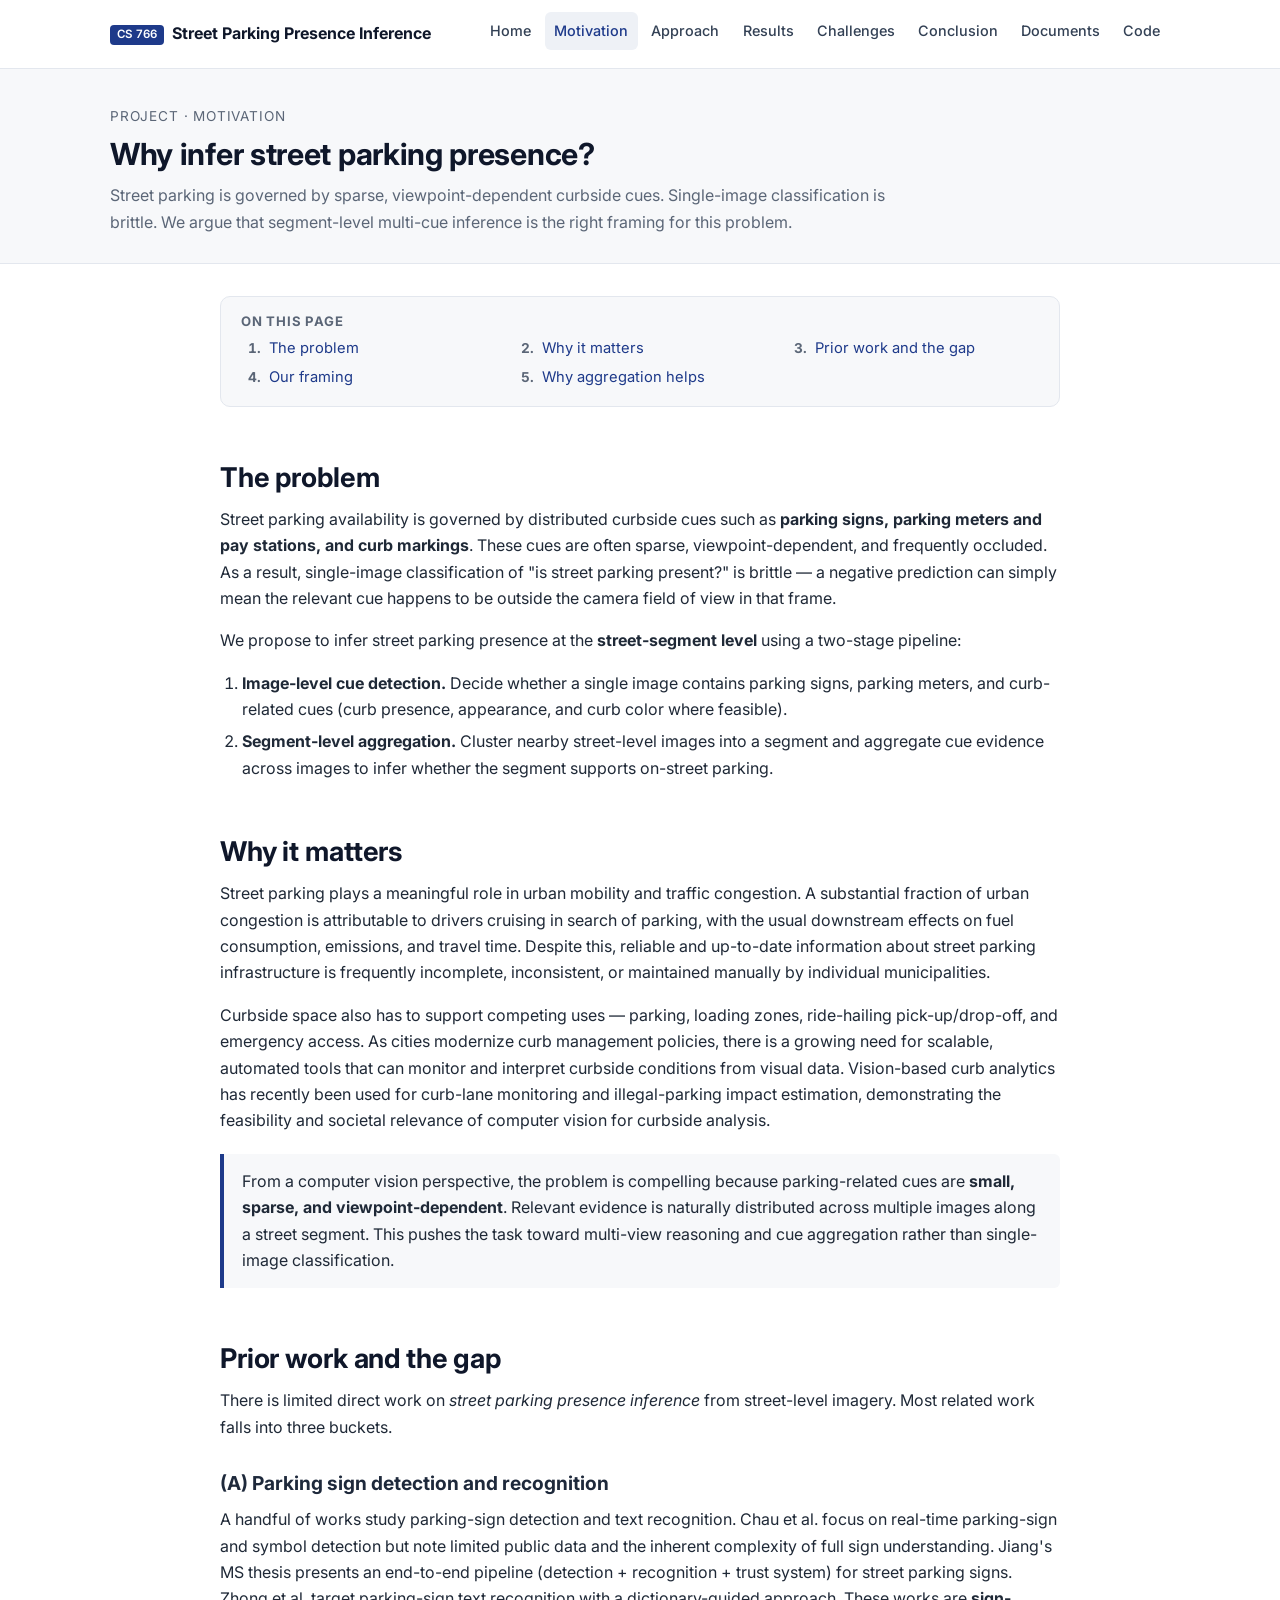
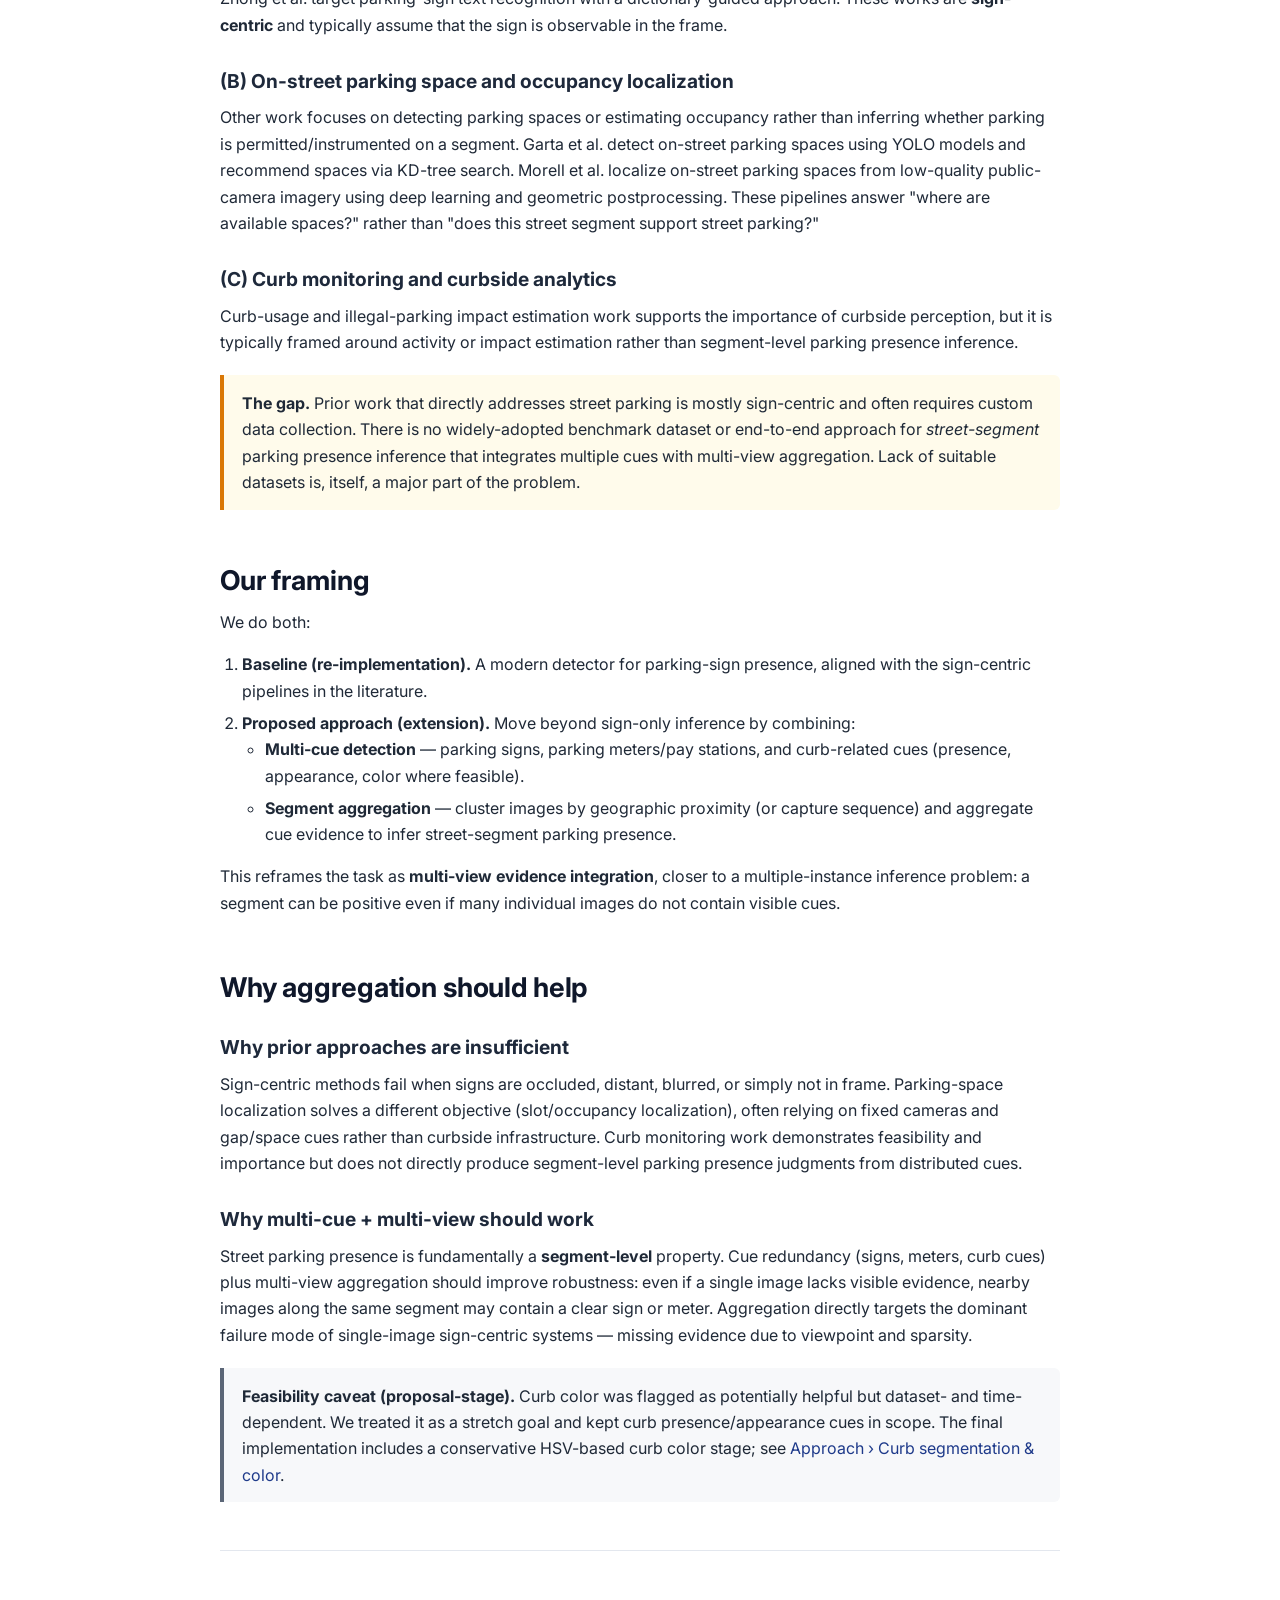
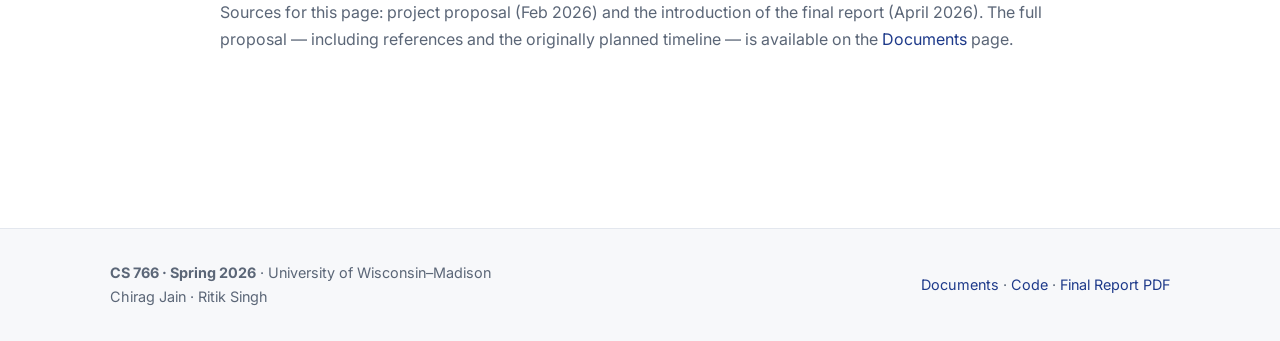
<file: motivation.html>
<!doctype html>
<html lang="en">
<head>
<meta charset="utf-8" />
<meta name="viewport" content="width=device-width, initial-scale=1" />
<title>Motivation &middot; Street Parking Presence Inference</title>
<meta name="description" content="Motivation, problem statement, and prior work for street parking presence inference from street-level imagery." />
<link rel="preconnect" href="https://fonts.googleapis.com" />
<link rel="preconnect" href="https://fonts.gstatic.com" crossorigin />
<link href="https://fonts.googleapis.com/css2?family=Inter:wght@400;500;600;700&family=JetBrains+Mono:wght@400;500&display=swap" rel="stylesheet" />
<link rel="icon" type="image/svg+xml" href="assets/favicon.svg" />
<link rel="icon" type="image/png" sizes="32x32" href="assets/favicon.png" />
<link rel="apple-touch-icon" href="assets/apple-touch-icon.png" />
<link rel="stylesheet" href="assets/css/styles.css" />
</head>
<body>

<nav class="navbar">
  <div class="navbar-inner">
    <a class="nav-brand" href="index.html">
      <span class="nav-brand-tag">CS 766</span>
      <span class="nav-brand-title">Street Parking Presence Inference</span>
    </a>
    <button class="nav-toggle" aria-label="Toggle navigation" aria-expanded="false">&#9776;</button>
    <ul class="nav-links">
      <li><a href="index.html">Home</a></li>
      <li><a href="motivation.html">Motivation</a></li>
      <li><a href="approach.html">Approach</a></li>
      <li><a href="results.html">Results</a></li>
      <li><a href="challenges.html">Challenges</a></li>
      <li><a href="conclusion.html">Conclusion</a></li>
      <li><a href="documents.html">Documents</a></li>
      <li><a href="code.html">Code</a></li>
    </ul>
  </div>
</nav>

<header class="page-hero">
  <div class="container">
    <p class="breadcrumb">Project &middot; Motivation</p>
    <h1>Why infer street parking presence?</h1>
    <p>Street parking is governed by sparse, viewpoint-dependent curbside cues. Single-image classification is brittle. We argue that segment-level multi-cue inference is the right framing for this problem.</p>
  </div>
</header>

<main>
<div class="container container-narrow">

<nav class="toc" aria-label="On this page">
  <h4>On this page</h4>
  <ol>
    <li><a href="#problem">The problem</a></li>
    <li><a href="#why">Why it matters</a></li>
    <li><a href="#prior">Prior work and the gap</a></li>
    <li><a href="#approach-overview">Our framing</a></li>
    <li><a href="#why-better">Why aggregation helps</a></li>
  </ol>
</nav>

<section class="section" id="problem">
  <h2 class="section-title">The problem</h2>
  <p>Street parking availability is governed by distributed curbside cues such as <strong>parking signs, parking meters and pay stations, and curb markings</strong>. These cues are often sparse, viewpoint-dependent, and frequently occluded. As a result, single-image classification of "is street parking present?" is brittle &mdash; a negative prediction can simply mean the relevant cue happens to be outside the camera field of view in that frame.</p>

  <p>We propose to infer street parking presence at the <strong>street-segment level</strong> using a two-stage pipeline:</p>
  <ol>
    <li><strong>Image-level cue detection.</strong> Decide whether a single image contains parking signs, parking meters, and curb-related cues (curb presence, appearance, and curb color where feasible).</li>
    <li><strong>Segment-level aggregation.</strong> Cluster nearby street-level images into a segment and aggregate cue evidence across images to infer whether the segment supports on-street parking.</li>
  </ol>
</section>

<section class="section" id="why">
  <h2 class="section-title">Why it matters</h2>
  <p>Street parking plays a meaningful role in urban mobility and traffic congestion. A substantial fraction of urban congestion is attributable to drivers cruising in search of parking, with the usual downstream effects on fuel consumption, emissions, and travel time. Despite this, reliable and up-to-date information about street parking infrastructure is frequently incomplete, inconsistent, or maintained manually by individual municipalities.</p>

  <p>Curbside space also has to support competing uses &mdash; parking, loading zones, ride-hailing pick-up/drop-off, and emergency access. As cities modernize curb management policies, there is a growing need for scalable, automated tools that can monitor and interpret curbside conditions from visual data. Vision-based curb analytics has recently been used for curb-lane monitoring and illegal-parking impact estimation, demonstrating the feasibility and societal relevance of computer vision for curbside analysis.</p>

  <div class="callout">
    <p class="mb-0">From a computer vision perspective, the problem is compelling because parking-related cues are <strong>small, sparse, and viewpoint-dependent</strong>. Relevant evidence is naturally distributed across multiple images along a street segment. This pushes the task toward multi-view reasoning and cue aggregation rather than single-image classification.</p>
  </div>
</section>

<section class="section" id="prior">
  <h2 class="section-title">Prior work and the gap</h2>
  <p>There is limited direct work on <em>street parking presence inference</em> from street-level imagery. Most related work falls into three buckets.</p>

  <h3>(A) Parking sign detection and recognition</h3>
  <p>A handful of works study parking-sign detection and text recognition. Chau et al. focus on real-time parking-sign and symbol detection but note limited public data and the inherent complexity of full sign understanding. Jiang's MS thesis presents an end-to-end pipeline (detection + recognition + trust system) for street parking signs. Zhong et al. target parking-sign text recognition with a dictionary-guided approach. These works are <strong>sign-centric</strong> and typically assume that the sign is observable in the frame.</p>

  <h3>(B) On-street parking space and occupancy localization</h3>
  <p>Other work focuses on detecting parking spaces or estimating occupancy rather than inferring whether parking is permitted/instrumented on a segment. Garta et al. detect on-street parking spaces using YOLO models and recommend spaces via KD-tree search. Morell et al. localize on-street parking spaces from low-quality public-camera imagery using deep learning and geometric postprocessing. These pipelines answer "where are available spaces?" rather than "does this street segment support street parking?"</p>

  <h3>(C) Curb monitoring and curbside analytics</h3>
  <p>Curb-usage and illegal-parking impact estimation work supports the importance of curbside perception, but it is typically framed around activity or impact estimation rather than segment-level parking presence inference.</p>

  <div class="callout callout-warn">
    <p class="mb-0"><strong>The gap.</strong> Prior work that directly addresses street parking is mostly sign-centric and often requires custom data collection. There is no widely-adopted benchmark dataset or end-to-end approach for <em>street-segment</em> parking presence inference that integrates multiple cues with multi-view aggregation. Lack of suitable datasets is, itself, a major part of the problem.</p>
  </div>
</section>

<section class="section" id="approach-overview">
  <h2 class="section-title">Our framing</h2>
  <p>We do both:</p>

  <ol>
    <li><strong>Baseline (re-implementation).</strong> A modern detector for parking-sign presence, aligned with the sign-centric pipelines in the literature.</li>
    <li><strong>Proposed approach (extension).</strong> Move beyond sign-only inference by combining:
      <ul>
        <li><strong>Multi-cue detection</strong> &mdash; parking signs, parking meters/pay stations, and curb-related cues (presence, appearance, color where feasible).</li>
        <li><strong>Segment aggregation</strong> &mdash; cluster images by geographic proximity (or capture sequence) and aggregate cue evidence to infer street-segment parking presence.</li>
      </ul>
    </li>
  </ol>

  <p>This reframes the task as <strong>multi-view evidence integration</strong>, closer to a multiple-instance inference problem: a segment can be positive even if many individual images do not contain visible cues.</p>
</section>

<section class="section" id="why-better">
  <h2 class="section-title">Why aggregation should help</h2>

  <h3>Why prior approaches are insufficient</h3>
  <p>Sign-centric methods fail when signs are occluded, distant, blurred, or simply not in frame. Parking-space localization solves a different objective (slot/occupancy localization), often relying on fixed cameras and gap/space cues rather than curbside infrastructure. Curb monitoring work demonstrates feasibility and importance but does not directly produce segment-level parking presence judgments from distributed cues.</p>

  <h3>Why multi-cue + multi-view should work</h3>
  <p>Street parking presence is fundamentally a <strong>segment-level</strong> property. Cue redundancy (signs, meters, curb cues) plus multi-view aggregation should improve robustness: even if a single image lacks visible evidence, nearby images along the same segment may contain a clear sign or meter. Aggregation directly targets the dominant failure mode of single-image sign-centric systems &mdash; missing evidence due to viewpoint and sparsity.</p>

  <div class="callout callout-note">
    <p class="mb-0"><strong>Feasibility caveat (proposal-stage).</strong> Curb color was flagged as potentially helpful but dataset- and time-dependent. We treated it as a stretch goal and kept curb presence/appearance cues in scope. The final implementation includes a conservative HSV-based curb color stage; see <a href="approach.html#curb">Approach &rsaquo; Curb segmentation &amp; color</a>.</p>
  </div>
</section>

<hr class="divider" />

<section class="section">
  <p class="muted">Sources for this page: project proposal (Feb 2026) and the introduction of the final report (April 2026). The full proposal &mdash; including references and the originally planned timeline &mdash; is available on the <a href="documents.html">Documents</a> page.</p>
</section>

</div>
</main>

<footer class="footer">
  <div class="footer-inner">
    <div>
      <strong>CS 766 &middot; Spring 2026</strong> &middot; University of Wisconsin&ndash;Madison<br />
      Chirag Jain &middot; Ritik Singh
    </div>
    <div>
      <a href="documents.html">Documents</a> &middot;
      <a href="code.html">Code</a> &middot;
      <a href="assets/pdfs/cs766_report_final.pdf" target="_blank" rel="noopener">Final Report PDF</a>
    </div>
  </div>
</footer>

<script src="assets/js/main.js"></script>
</body>
</html>
</file>
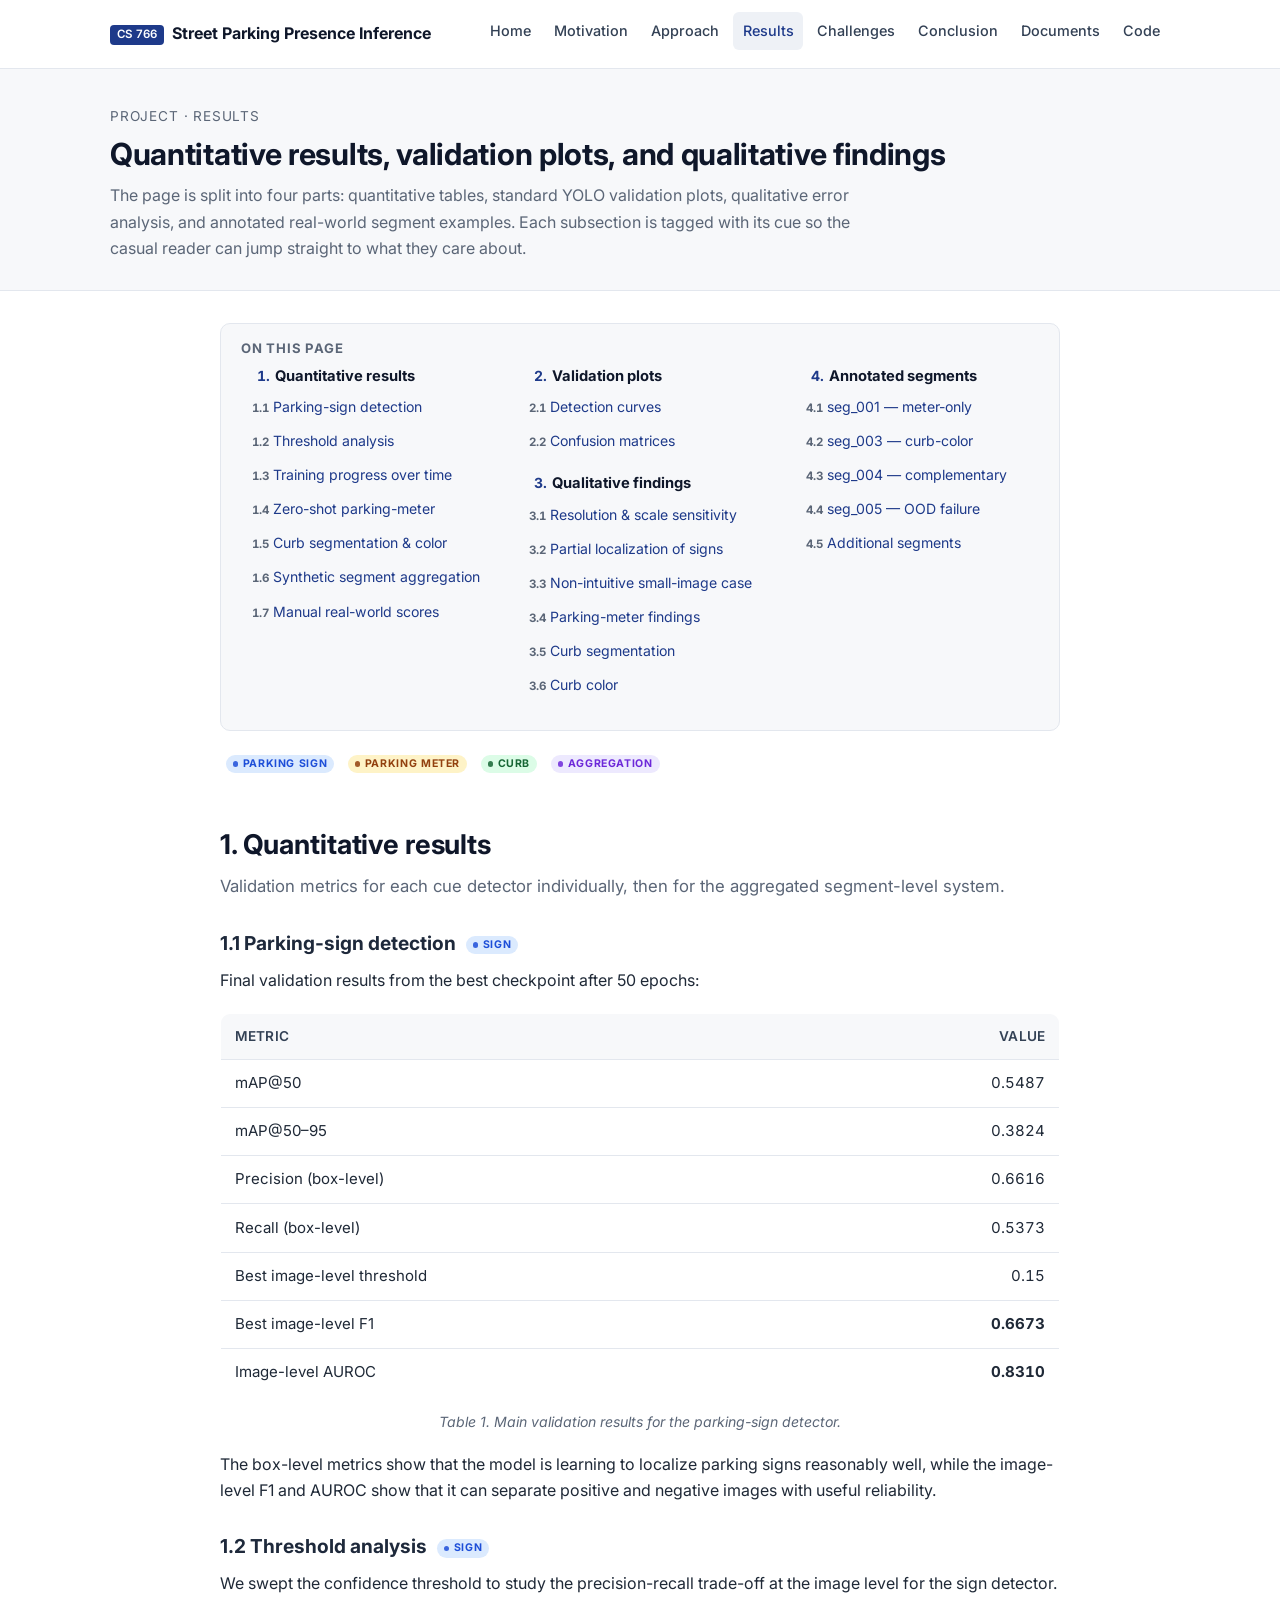
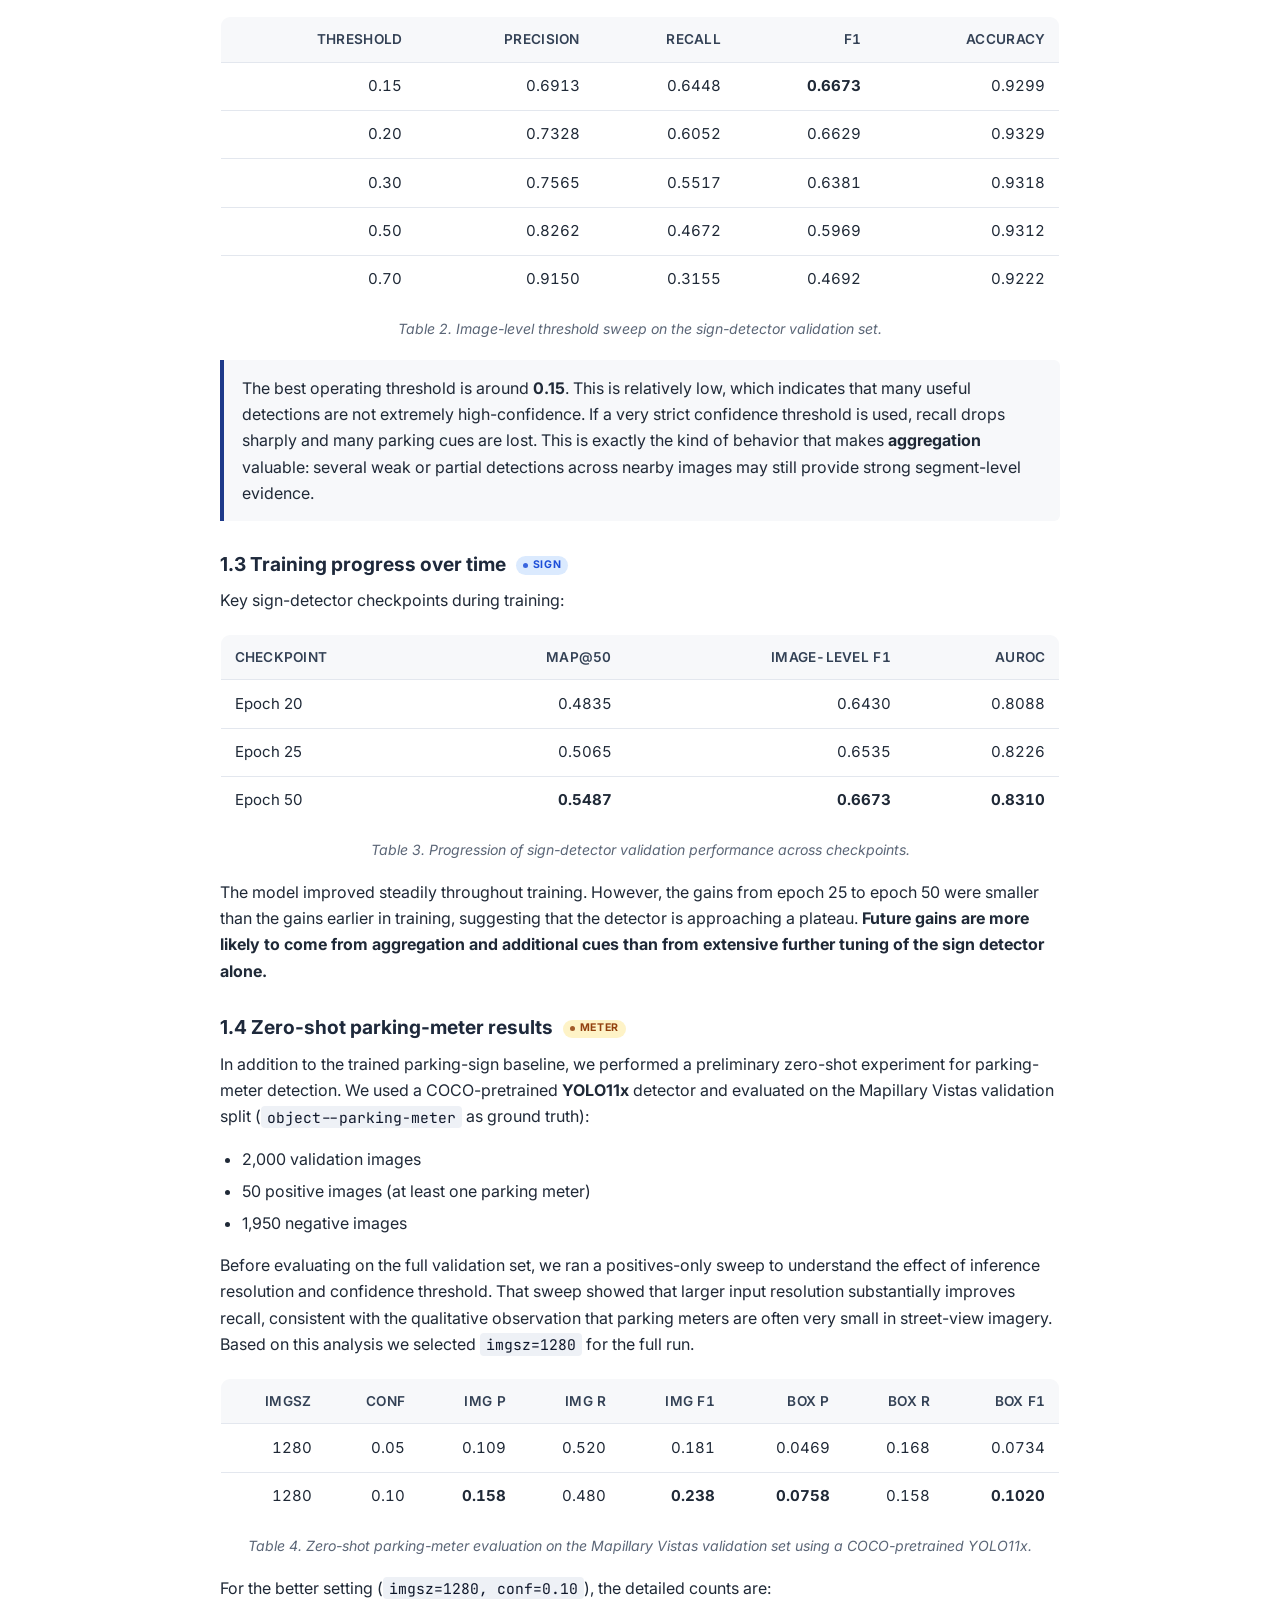
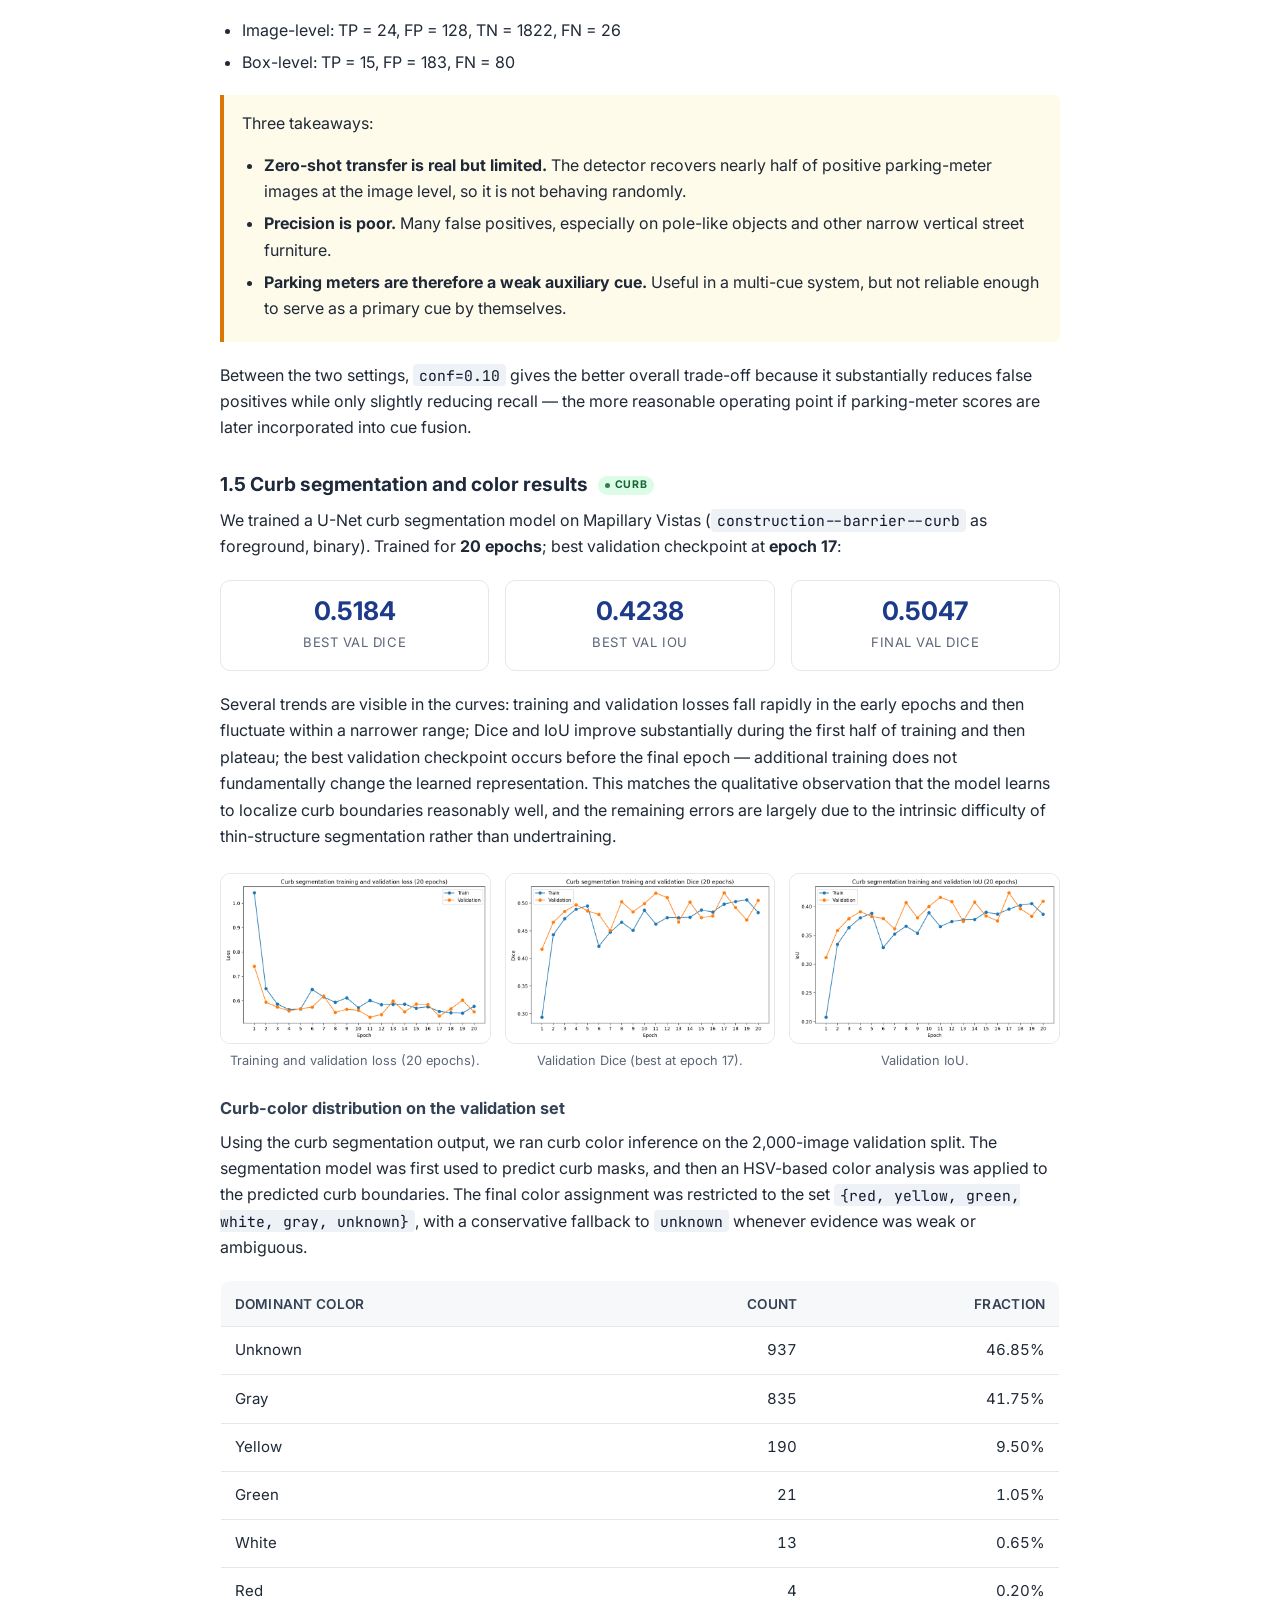
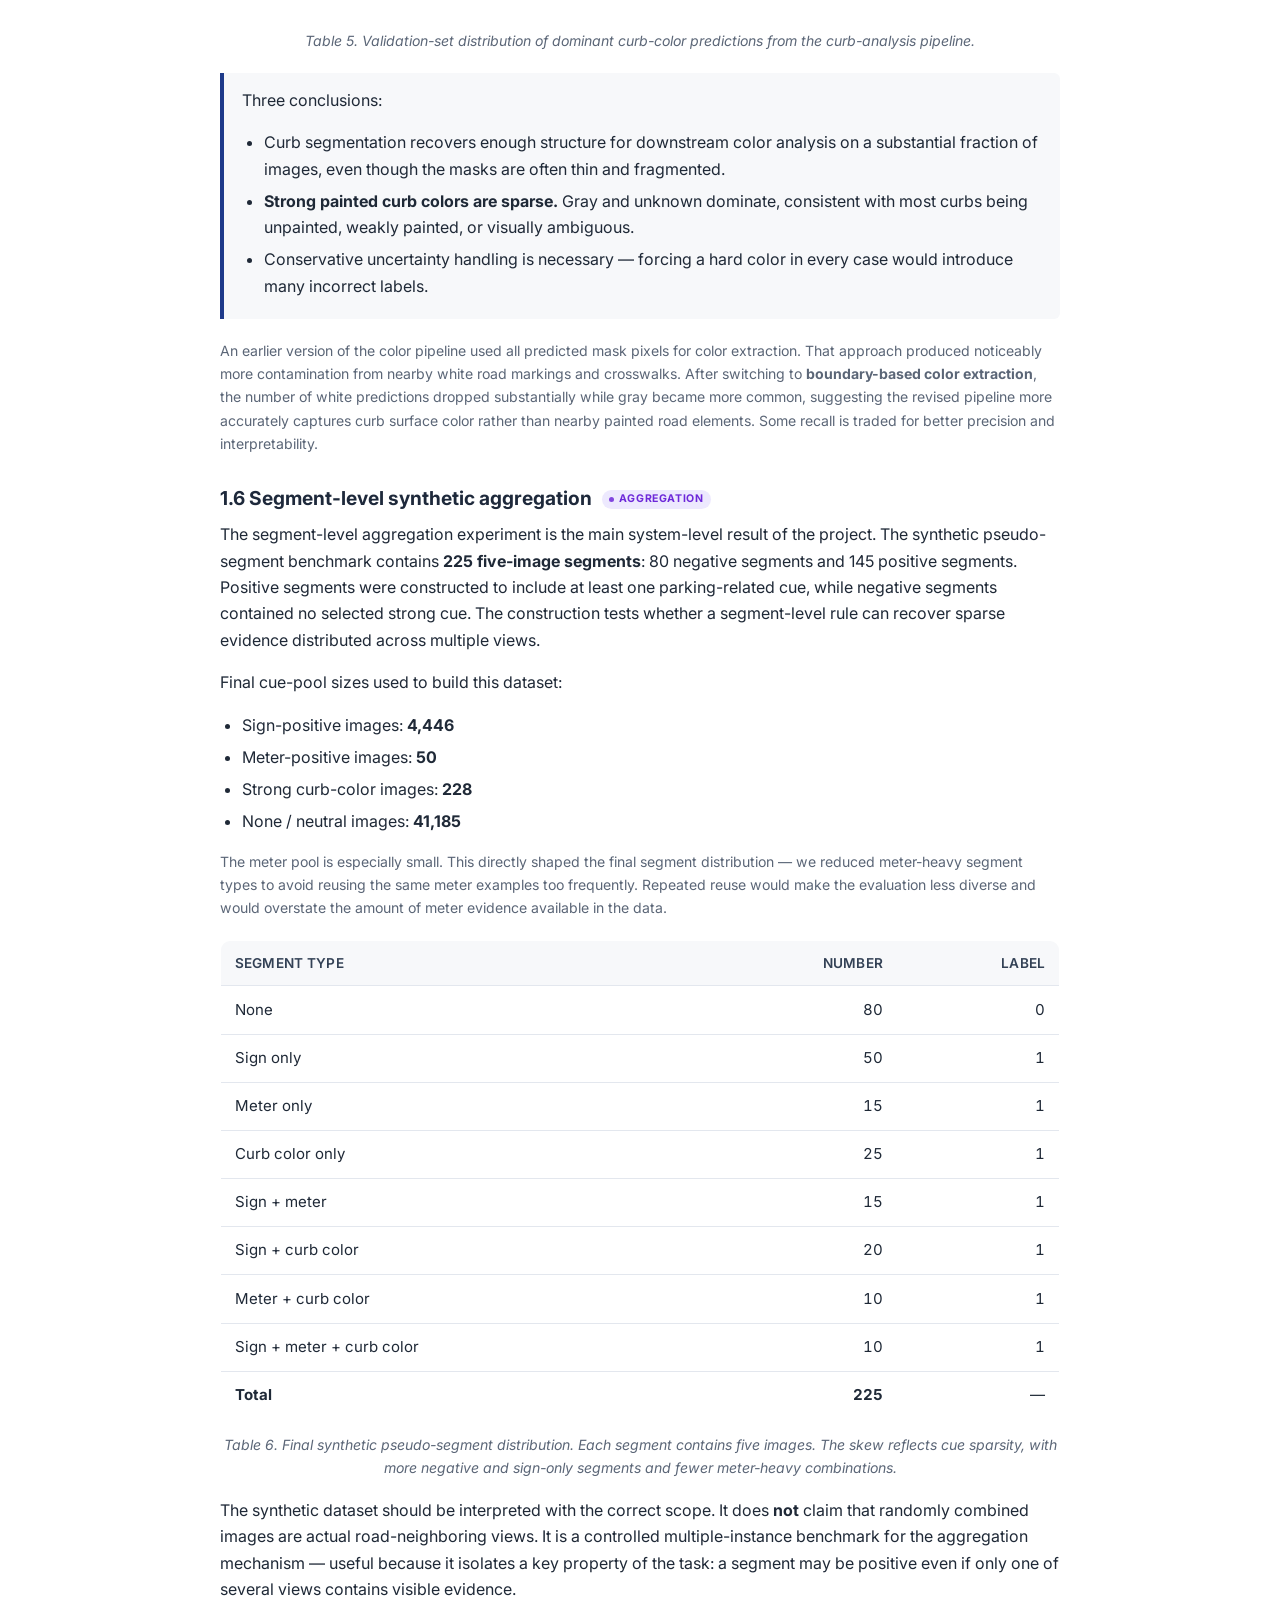
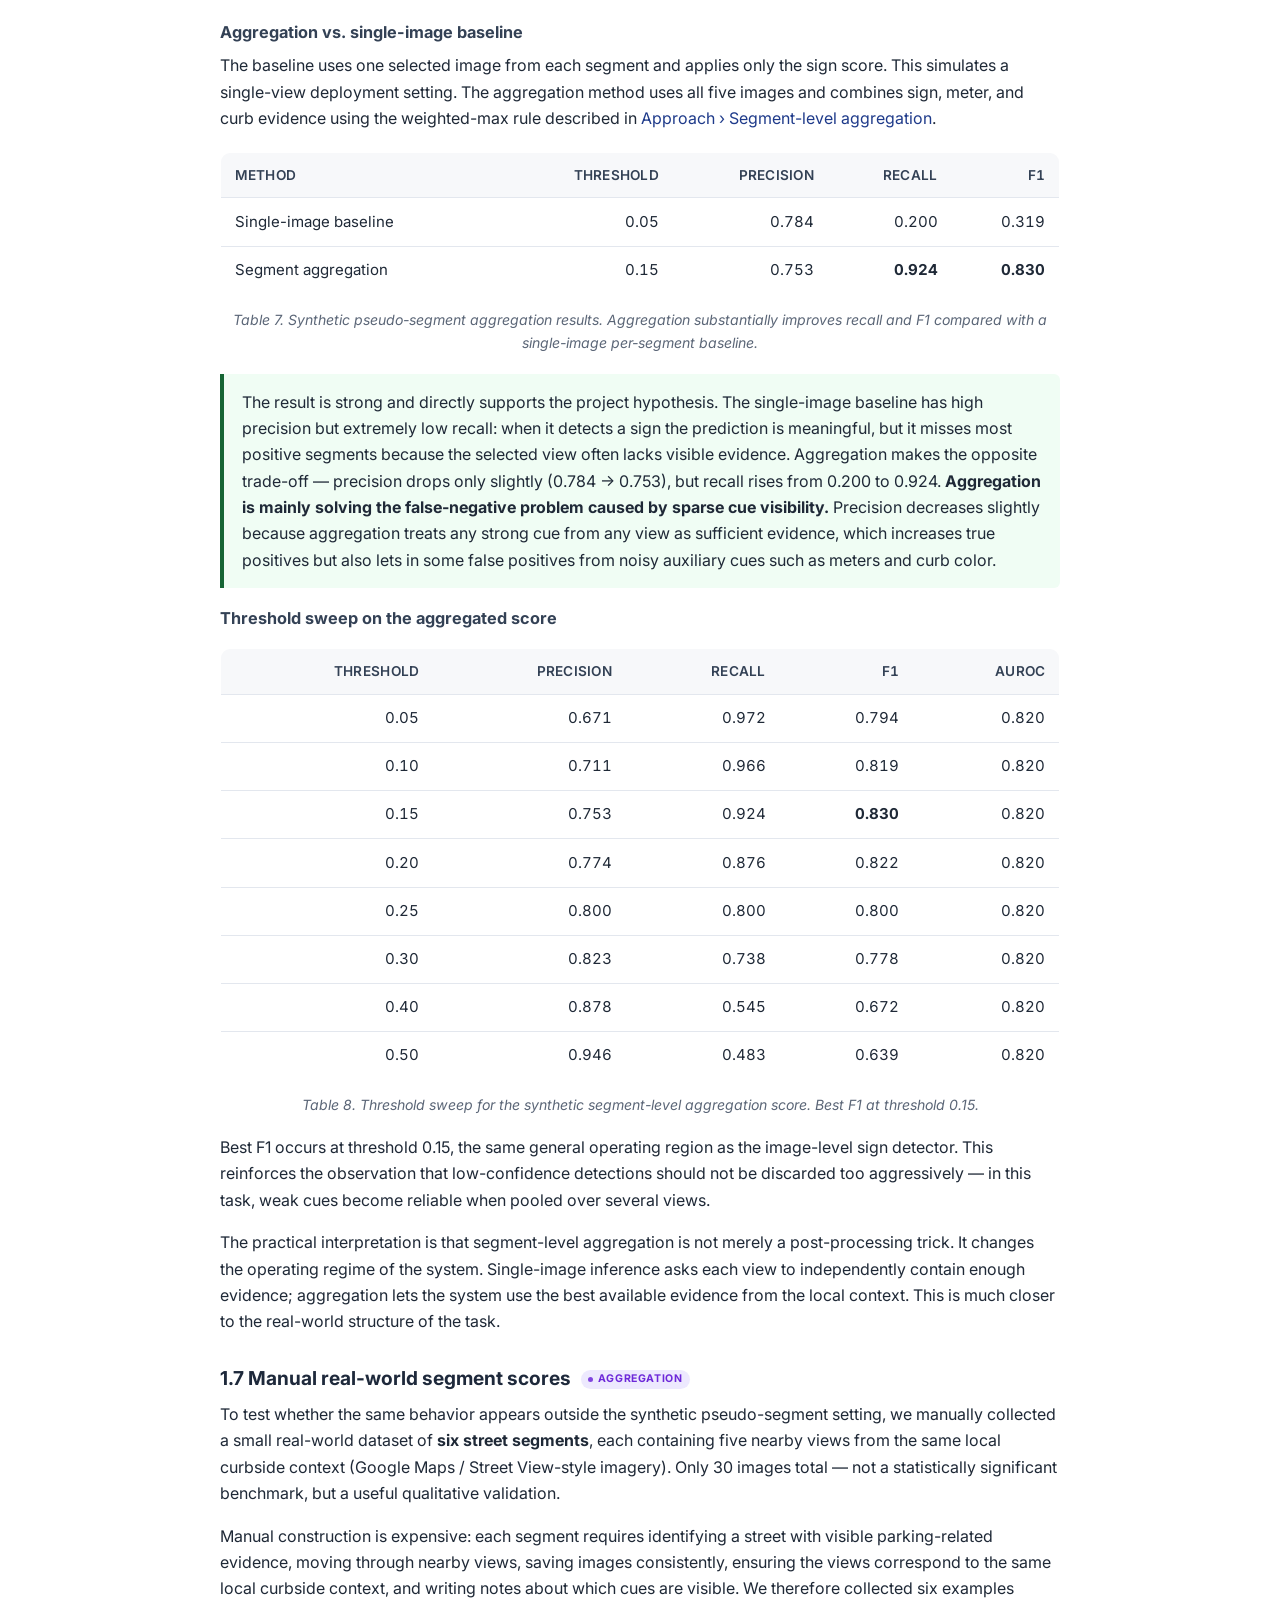
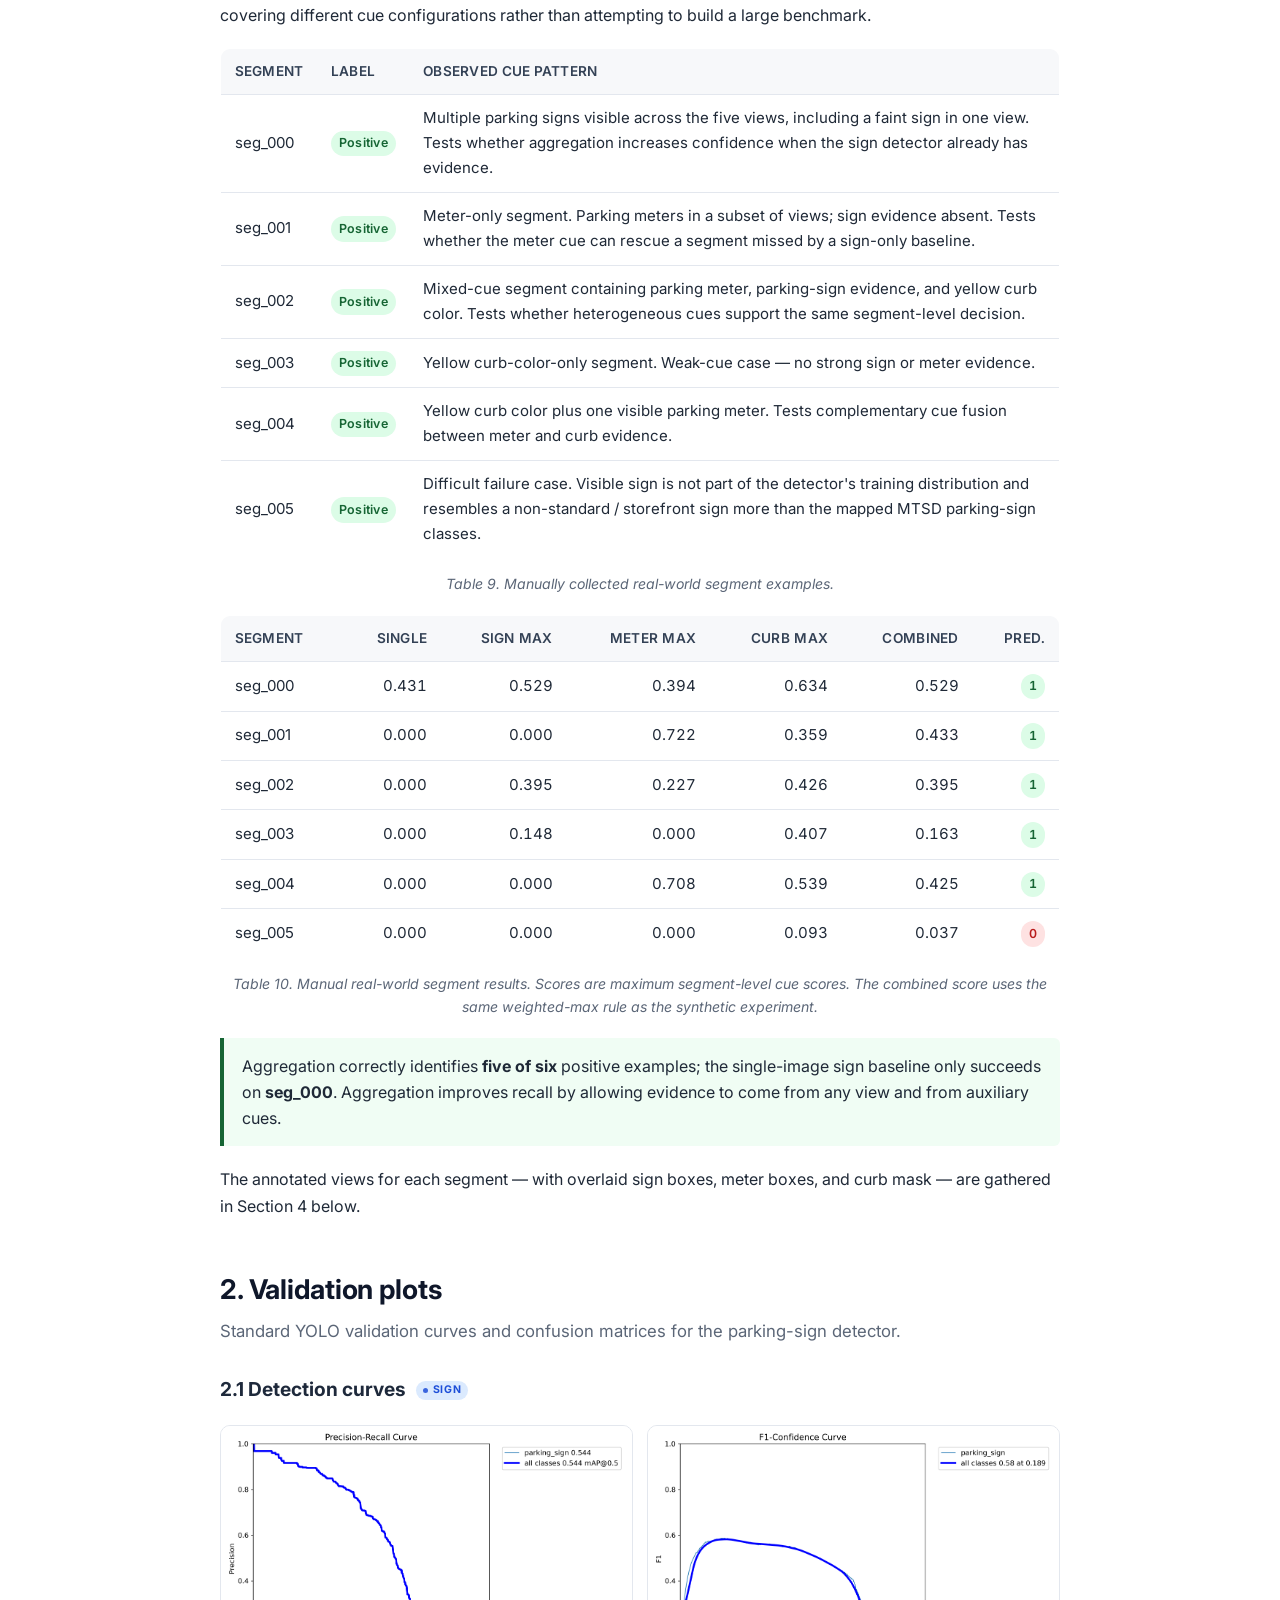
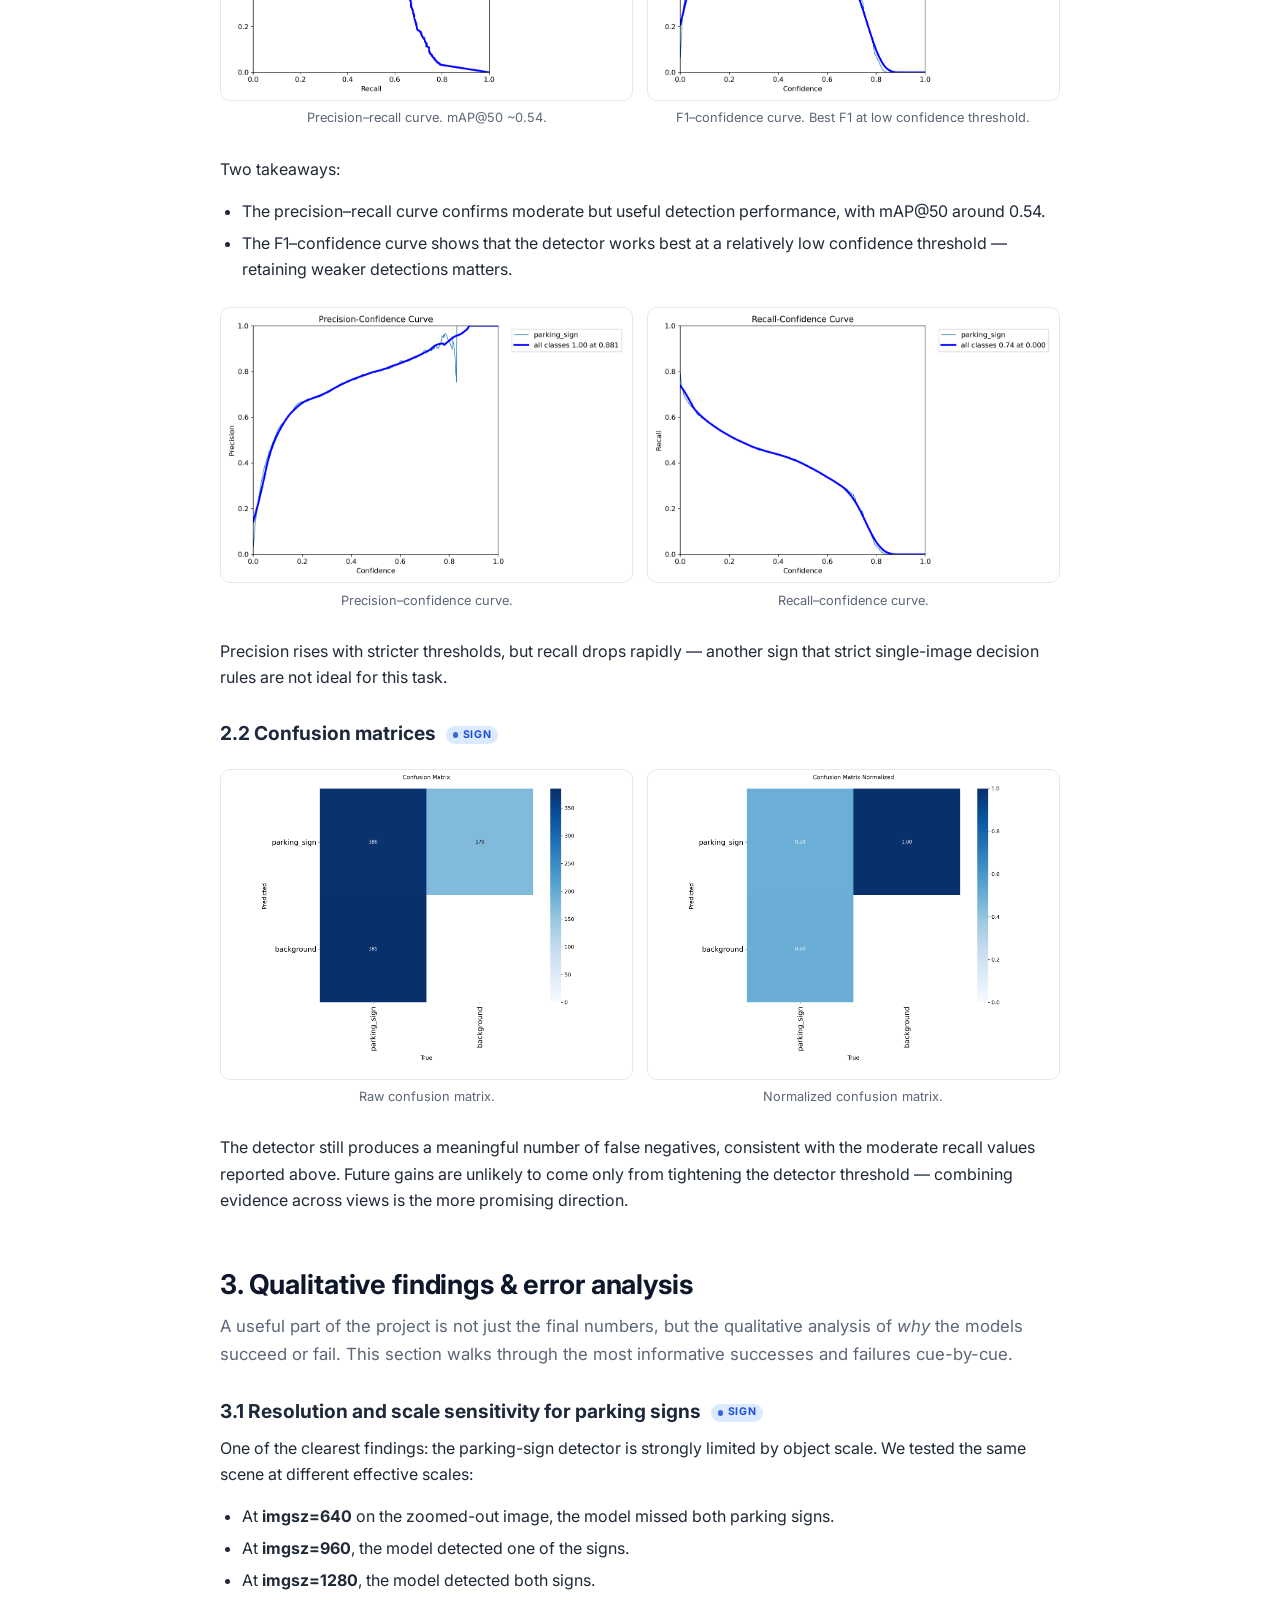
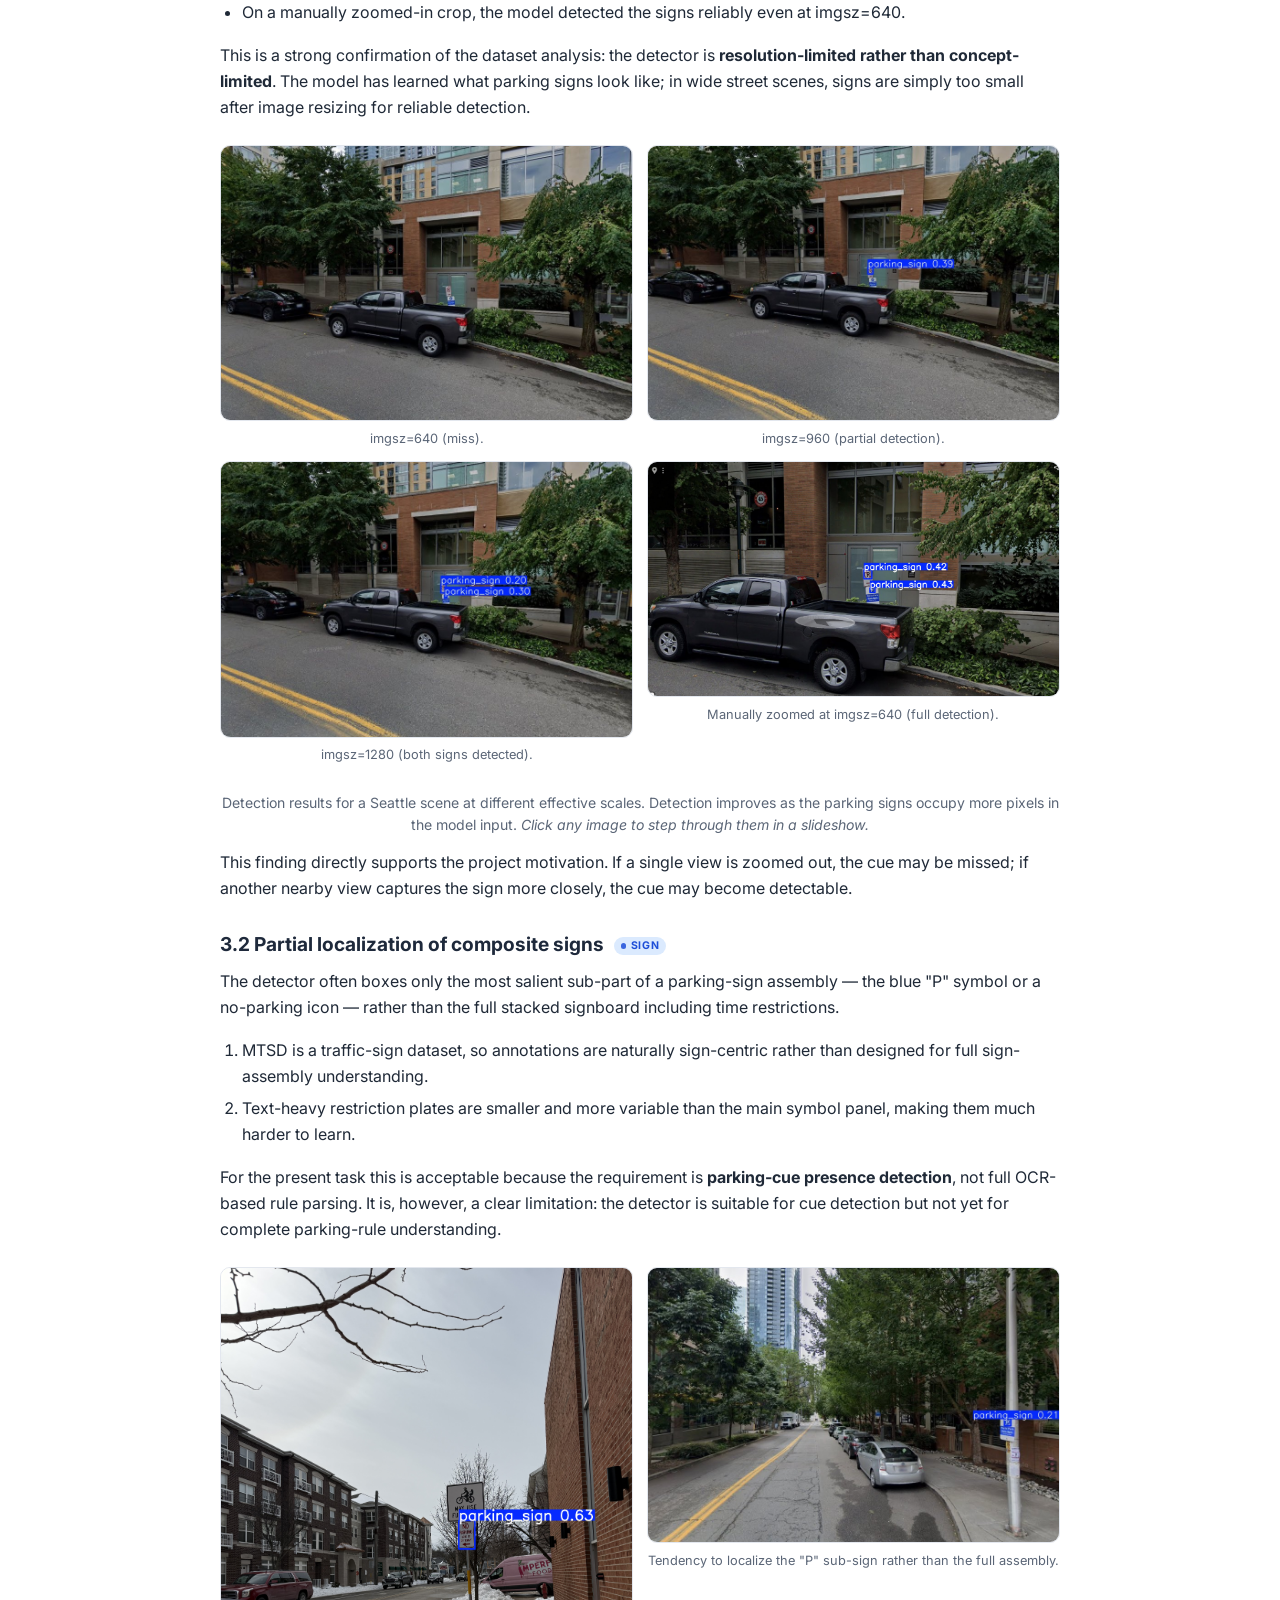
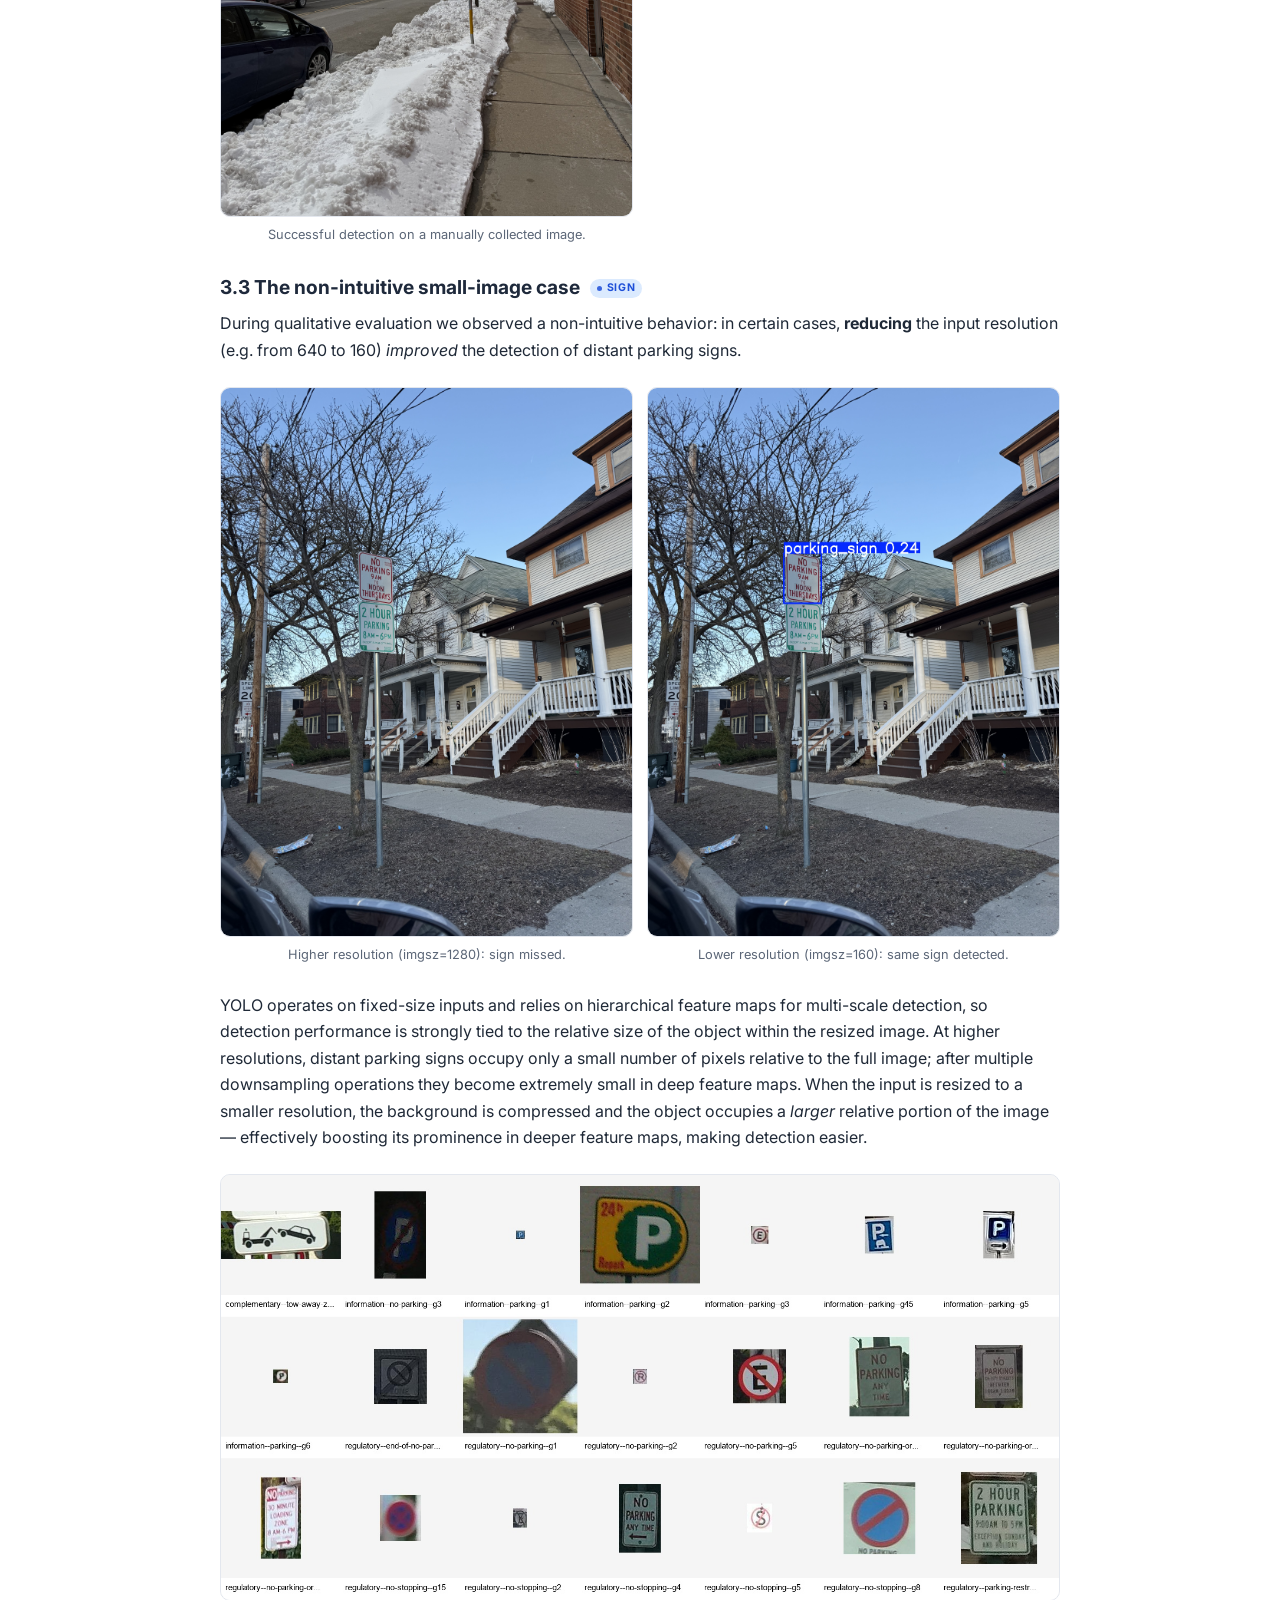
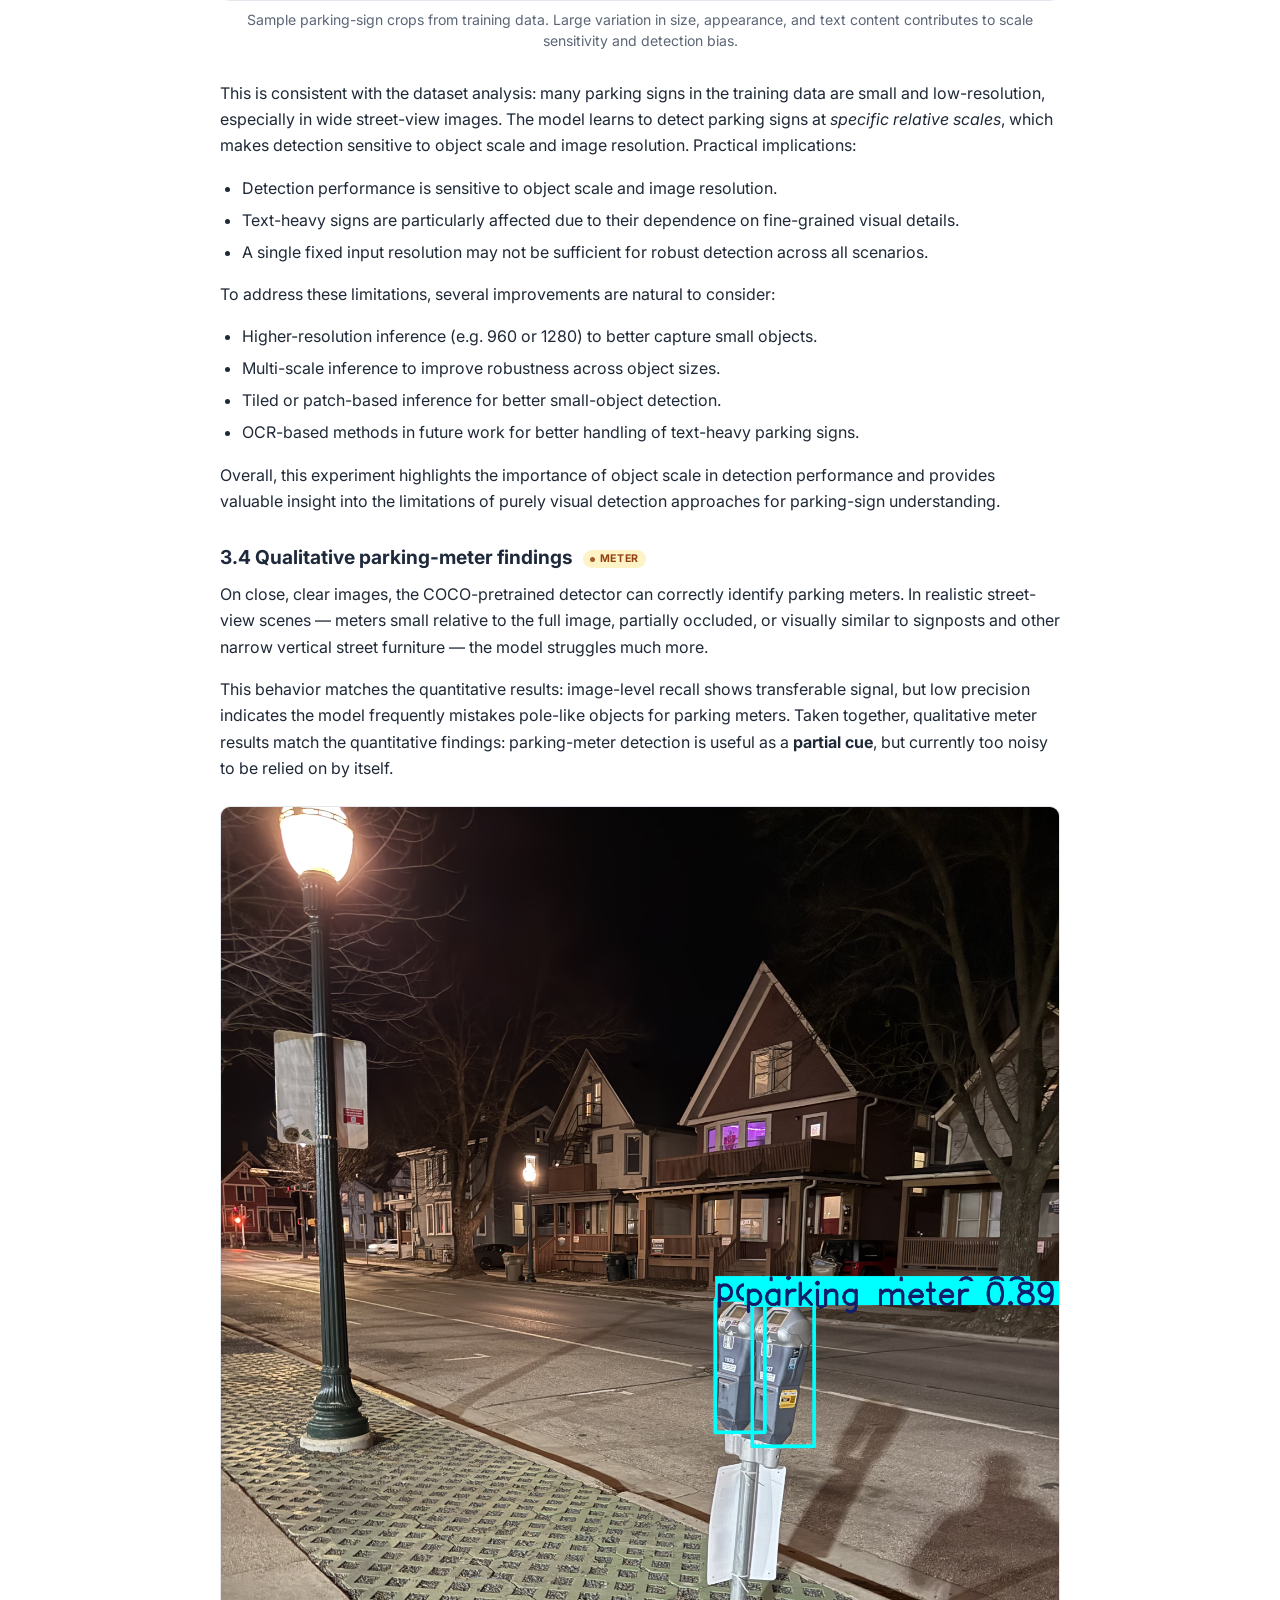
<file: results.html>
<!doctype html>
<html lang="en">
  <head>
    <meta charset="utf-8" />
    <meta name="viewport" content="width=device-width, initial-scale=1" />
    <title>Results &middot; Street Parking Presence Inference</title>
    <meta
      name="description"
      content="Quantitative tables, validation plots, qualitative findings, and annotated real-world segments for the multi-cue parking inference pipeline."
    />
    <link rel="preconnect" href="https://fonts.googleapis.com" />
    <link rel="preconnect" href="https://fonts.gstatic.com" crossorigin />
    <link
      href="https://fonts.googleapis.com/css2?family=Inter:wght@400;500;600;700&family=JetBrains+Mono:wght@400;500&display=swap"
      rel="stylesheet"
    />
    <link rel="icon" type="image/svg+xml" href="assets/favicon.svg" />
    <link rel="icon" type="image/png" sizes="32x32" href="assets/favicon.png" />
    <link rel="apple-touch-icon" href="assets/apple-touch-icon.png" />
    <link rel="stylesheet" href="assets/css/styles.css" />
  </head>
  <body>
    <nav class="navbar">
      <div class="navbar-inner">
        <a class="nav-brand" href="index.html">
          <span class="nav-brand-tag">CS 766</span>
          <span class="nav-brand-title">Street Parking Presence Inference</span>
        </a>
        <button
          class="nav-toggle"
          aria-label="Toggle navigation"
          aria-expanded="false"
        >
          &#9776;
        </button>
        <ul class="nav-links">
          <li><a href="index.html">Home</a></li>
          <li><a href="motivation.html">Motivation</a></li>
          <li><a href="approach.html">Approach</a></li>
          <li><a href="results.html">Results</a></li>
          <li><a href="challenges.html">Challenges</a></li>
          <li><a href="conclusion.html">Conclusion</a></li>
          <li><a href="documents.html">Documents</a></li>
          <li><a href="code.html">Code</a></li>
        </ul>
      </div>
    </nav>

    <header class="page-hero">
      <div class="container">
        <p class="breadcrumb">Project &middot; Results</p>
        <h1>
          Quantitative results, validation plots, and qualitative findings
        </h1>
        <p>
          The page is split into four parts: quantitative tables, standard YOLO
          validation plots, qualitative error analysis, and annotated real-world
          segment examples. Each subsection is tagged with its cue so the casual
          reader can jump straight to what they care about.
        </p>
      </div>
    </header>

    <main>
      <div class="container container-narrow">
        <nav class="toc toc-multi" aria-label="On this page">
          <h4>On this page</h4>
          <div class="toc-cols">
            <div class="toc-col">
              <p class="toc-section">
                <a href="#quantitative"
                  ><span class="toc-prefix">1.</span>Quantitative results</a
                >
              </p>
              <ul class="toc-sublist">
                <li>
                  <a href="#sign-results"
                    ><span class="toc-prefix">1.1</span>Parking-sign
                    detection</a
                  >
                </li>
                <li>
                  <a href="#thresholds"
                    ><span class="toc-prefix">1.2</span>Threshold analysis</a
                  >
                </li>
                <li>
                  <a href="#progress"
                    ><span class="toc-prefix">1.3</span>Training progress over
                    time</a
                  >
                </li>
                <li>
                  <a href="#meter-results"
                    ><span class="toc-prefix">1.4</span>Zero-shot
                    parking-meter</a
                  >
                </li>
                <li>
                  <a href="#curb-results"
                    ><span class="toc-prefix">1.5</span>Curb segmentation &amp;
                    color</a
                  >
                </li>
                <li>
                  <a href="#synthetic"
                    ><span class="toc-prefix">1.6</span>Synthetic segment
                    aggregation</a
                  >
                </li>
                <li>
                  <a href="#manual-quant"
                    ><span class="toc-prefix">1.7</span>Manual real-world
                    scores</a
                  >
                </li>
              </ul>
            </div>

            <div class="toc-col">
              <p class="toc-section">
                <a href="#yolo-plots"
                  ><span class="toc-prefix">2.</span>Validation plots</a
                >
              </p>
              <ul class="toc-sublist">
                <li>
                  <a href="#detection-curves"
                    ><span class="toc-prefix">2.1</span>Detection curves</a
                  >
                </li>
                <li>
                  <a href="#confusion-mats"
                    ><span class="toc-prefix">2.2</span>Confusion matrices</a
                  >
                </li>
              </ul>
              <p class="toc-section">
                <a href="#qualitative"
                  ><span class="toc-prefix">3.</span>Qualitative findings</a
                >
              </p>
              <ul class="toc-sublist">
                <li>
                  <a href="#scale-sens"
                    ><span class="toc-prefix">3.1</span>Resolution &amp; scale
                    sensitivity</a
                  >
                </li>
                <li>
                  <a href="#partial-loc"
                    ><span class="toc-prefix">3.2</span>Partial localization of
                    signs</a
                  >
                </li>
                <li>
                  <a href="#small-image"
                    ><span class="toc-prefix">3.3</span>Non-intuitive
                    small-image case</a
                  >
                </li>
                <li>
                  <a href="#meter-qual"
                    ><span class="toc-prefix">3.4</span>Parking-meter
                    findings</a
                  >
                </li>
                <li>
                  <a href="#curb-seg-qual"
                    ><span class="toc-prefix">3.5</span>Curb segmentation</a
                  >
                </li>
                <li>
                  <a href="#curb-color-qual"
                    ><span class="toc-prefix">3.6</span>Curb color</a
                  >
                </li>
              </ul>
            </div>

            <div class="toc-col">
              <p class="toc-section">
                <a href="#annotated"
                  ><span class="toc-prefix">4.</span>Annotated segments</a
                >
              </p>
              <ul class="toc-sublist">
                <li>
                  <a href="#seg-001"
                    ><span class="toc-prefix">4.1</span>seg_001 &mdash;
                    meter-only</a
                  >
                </li>
                <li>
                  <a href="#seg-003"
                    ><span class="toc-prefix">4.2</span>seg_003 &mdash;
                    curb-color</a
                  >
                </li>
                <li>
                  <a href="#seg-004"
                    ><span class="toc-prefix">4.3</span>seg_004 &mdash;
                    complementary</a
                  >
                </li>
                <li>
                  <a href="#seg-005"
                    ><span class="toc-prefix">4.4</span>seg_005 &mdash; OOD
                    failure</a
                  >
                </li>
                <li>
                  <a href="#additional-segments"
                    ><span class="toc-prefix">4.5</span>Additional segments</a
                  >
                </li>
              </ul>
            </div>
          </div>
        </nav>

        <div class="cue-legend" aria-label="Cue legend">
          <span class="cue-tag cue-sign">Parking sign</span>
          <span class="cue-tag cue-meter">Parking meter</span>
          <span class="cue-tag cue-curb">Curb</span>
          <span class="cue-tag cue-aggregation">Aggregation</span>
        </div>

        <!-- ================================================================== -->
        <!-- 1. QUANTITATIVE RESULTS                                              -->
        <!-- ================================================================== -->
        <section class="section" id="quantitative">
          <h2 class="section-title">1. Quantitative results</h2>
          <p class="section-lead">
            Validation metrics for each cue detector individually, then for the
            aggregated segment-level system.
          </p>

          <!-- 1.1 SIGN DETECTION -->
          <h3 id="sign-results">
            1.1 Parking-sign detection
            <span class="cue-tag cue-sign">Sign</span>
          </h3>
          <p>
            Final validation results from the best checkpoint after 50 epochs:
          </p>

          <div class="table-wrap">
            <table>
              <thead>
                <tr>
                  <th>Metric</th>
                  <th class="num">Value</th>
                </tr>
              </thead>
              <tbody>
                <tr>
                  <td>mAP@50</td>
                  <td class="num">0.5487</td>
                </tr>
                <tr>
                  <td>mAP@50&ndash;95</td>
                  <td class="num">0.3824</td>
                </tr>
                <tr>
                  <td>Precision (box-level)</td>
                  <td class="num">0.6616</td>
                </tr>
                <tr>
                  <td>Recall (box-level)</td>
                  <td class="num">0.5373</td>
                </tr>
                <tr>
                  <td>Best image-level threshold</td>
                  <td class="num">0.15</td>
                </tr>
                <tr>
                  <td>Best image-level F1</td>
                  <td class="num"><strong>0.6673</strong></td>
                </tr>
                <tr>
                  <td>Image-level AUROC</td>
                  <td class="num"><strong>0.8310</strong></td>
                </tr>
              </tbody>
            </table>
          </div>
          <p class="table-caption">
            Table 1. Main validation results for the parking-sign detector.
          </p>

          <p>
            The box-level metrics show that the model is learning to localize
            parking signs reasonably well, while the image-level F1 and AUROC
            show that it can separate positive and negative images with useful
            reliability.
          </p>

          <!-- 1.2 THRESHOLD ANALYSIS -->
          <h3 id="thresholds">
            1.2 Threshold analysis <span class="cue-tag cue-sign">Sign</span>
          </h3>
          <p>
            We swept the confidence threshold to study the precision-recall
            trade-off at the image level for the sign detector.
          </p>

          <div class="table-wrap">
            <table>
              <thead>
                <tr>
                  <th class="num">Threshold</th>
                  <th class="num">Precision</th>
                  <th class="num">Recall</th>
                  <th class="num">F1</th>
                  <th class="num">Accuracy</th>
                </tr>
              </thead>
              <tbody>
                <tr>
                  <td class="num">0.15</td>
                  <td class="num">0.6913</td>
                  <td class="num">0.6448</td>
                  <td class="num"><strong>0.6673</strong></td>
                  <td class="num">0.9299</td>
                </tr>
                <tr>
                  <td class="num">0.20</td>
                  <td class="num">0.7328</td>
                  <td class="num">0.6052</td>
                  <td class="num">0.6629</td>
                  <td class="num">0.9329</td>
                </tr>
                <tr>
                  <td class="num">0.30</td>
                  <td class="num">0.7565</td>
                  <td class="num">0.5517</td>
                  <td class="num">0.6381</td>
                  <td class="num">0.9318</td>
                </tr>
                <tr>
                  <td class="num">0.50</td>
                  <td class="num">0.8262</td>
                  <td class="num">0.4672</td>
                  <td class="num">0.5969</td>
                  <td class="num">0.9312</td>
                </tr>
                <tr>
                  <td class="num">0.70</td>
                  <td class="num">0.9150</td>
                  <td class="num">0.3155</td>
                  <td class="num">0.4692</td>
                  <td class="num">0.9222</td>
                </tr>
              </tbody>
            </table>
          </div>
          <p class="table-caption">
            Table 2. Image-level threshold sweep on the sign-detector validation
            set.
          </p>

          <div class="callout">
            <p class="mb-0">
              The best operating threshold is around <strong>0.15</strong>. This
              is relatively low, which indicates that many useful detections are
              not extremely high-confidence. If a very strict confidence
              threshold is used, recall drops sharply and many parking cues are
              lost. This is exactly the kind of behavior that makes
              <strong>aggregation</strong> valuable: several weak or partial
              detections across nearby images may still provide strong
              segment-level evidence.
            </p>
          </div>

          <!-- 1.3 TRAINING PROGRESS -->
          <h3 id="progress">
            1.3 Training progress over time
            <span class="cue-tag cue-sign">Sign</span>
          </h3>
          <p>Key sign-detector checkpoints during training:</p>
          <div class="table-wrap">
            <table>
              <thead>
                <tr>
                  <th>Checkpoint</th>
                  <th class="num">mAP@50</th>
                  <th class="num">Image-level F1</th>
                  <th class="num">AUROC</th>
                </tr>
              </thead>
              <tbody>
                <tr>
                  <td>Epoch 20</td>
                  <td class="num">0.4835</td>
                  <td class="num">0.6430</td>
                  <td class="num">0.8088</td>
                </tr>
                <tr>
                  <td>Epoch 25</td>
                  <td class="num">0.5065</td>
                  <td class="num">0.6535</td>
                  <td class="num">0.8226</td>
                </tr>
                <tr>
                  <td>Epoch 50</td>
                  <td class="num"><strong>0.5487</strong></td>
                  <td class="num"><strong>0.6673</strong></td>
                  <td class="num"><strong>0.8310</strong></td>
                </tr>
              </tbody>
            </table>
          </div>
          <p class="table-caption">
            Table 3. Progression of sign-detector validation performance across
            checkpoints.
          </p>

          <p>
            The model improved steadily throughout training. However, the gains
            from epoch 25 to epoch 50 were smaller than the gains earlier in
            training, suggesting that the detector is approaching a plateau.
            <strong
              >Future gains are more likely to come from aggregation and
              additional cues than from extensive further tuning of the sign
              detector alone.</strong
            >
          </p>

          <!-- 1.4 METER RESULTS -->
          <h3 id="meter-results">
            1.4 Zero-shot parking-meter results
            <span class="cue-tag cue-meter">Meter</span>
          </h3>
          <p>
            In addition to the trained parking-sign baseline, we performed a
            preliminary zero-shot experiment for parking-meter detection. We
            used a COCO-pretrained <strong>YOLO11x</strong> detector and
            evaluated on the Mapillary Vistas validation split (<code
              >object--parking-meter</code
            >
            as ground truth):
          </p>
          <ul>
            <li>2,000 validation images</li>
            <li>50 positive images (at least one parking meter)</li>
            <li>1,950 negative images</li>
          </ul>

          <p>
            Before evaluating on the full validation set, we ran a
            positives-only sweep to understand the effect of inference
            resolution and confidence threshold. That sweep showed that larger
            input resolution substantially improves recall, consistent with the
            qualitative observation that parking meters are often very small in
            street-view imagery. Based on this analysis we selected
            <code>imgsz=1280</code> for the full run.
          </p>

          <div class="table-wrap">
            <table>
              <thead>
                <tr>
                  <th class="num">imgsz</th>
                  <th class="num">conf</th>
                  <th class="num">Img P</th>
                  <th class="num">Img R</th>
                  <th class="num">Img F1</th>
                  <th class="num">Box P</th>
                  <th class="num">Box R</th>
                  <th class="num">Box F1</th>
                </tr>
              </thead>
              <tbody>
                <tr>
                  <td class="num">1280</td>
                  <td class="num">0.05</td>
                  <td class="num">0.109</td>
                  <td class="num">0.520</td>
                  <td class="num">0.181</td>
                  <td class="num">0.0469</td>
                  <td class="num">0.168</td>
                  <td class="num">0.0734</td>
                </tr>
                <tr>
                  <td class="num">1280</td>
                  <td class="num">0.10</td>
                  <td class="num"><strong>0.158</strong></td>
                  <td class="num">0.480</td>
                  <td class="num"><strong>0.238</strong></td>
                  <td class="num"><strong>0.0758</strong></td>
                  <td class="num">0.158</td>
                  <td class="num"><strong>0.1020</strong></td>
                </tr>
              </tbody>
            </table>
          </div>
          <p class="table-caption">
            Table 4. Zero-shot parking-meter evaluation on the Mapillary Vistas
            validation set using a COCO-pretrained YOLO11x.
          </p>

          <p>
            For the better setting (<code>imgsz=1280, conf=0.10</code>), the
            detailed counts are:
          </p>
          <ul>
            <li>Image-level: TP = 24, FP = 128, TN = 1822, FN = 26</li>
            <li>Box-level: TP = 15, FP = 183, FN = 80</li>
          </ul>

          <div class="callout callout-warn">
            <p>Three takeaways:</p>
            <ul class="mb-0">
              <li>
                <strong>Zero-shot transfer is real but limited.</strong> The
                detector recovers nearly half of positive parking-meter images
                at the image level, so it is not behaving randomly.
              </li>
              <li>
                <strong>Precision is poor.</strong> Many false positives,
                especially on pole-like objects and other narrow vertical street
                furniture.
              </li>
              <li>
                <strong
                  >Parking meters are therefore a weak auxiliary cue.</strong
                >
                Useful in a multi-cue system, but not reliable enough to serve
                as a primary cue by themselves.
              </li>
            </ul>
          </div>

          <p>
            Between the two settings, <code>conf=0.10</code> gives the better
            overall trade-off because it substantially reduces false positives
            while only slightly reducing recall &mdash; the more reasonable
            operating point if parking-meter scores are later incorporated into
            cue fusion.
          </p>

          <!-- 1.5 CURB RESULTS -->
          <h3 id="curb-results">
            1.5 Curb segmentation and color results
            <span class="cue-tag cue-curb">Curb</span>
          </h3>
          <p>
            We trained a U-Net curb segmentation model on Mapillary Vistas
            (<code>construction--barrier--curb</code> as foreground, binary).
            Trained for <strong>20 epochs</strong>; best validation checkpoint
            at <strong>epoch 17</strong>:
          </p>

          <div class="stat-grid">
            <div class="stat">
              <span class="stat-value">0.5184</span
              ><span class="stat-label">Best val Dice</span>
            </div>
            <div class="stat">
              <span class="stat-value">0.4238</span
              ><span class="stat-label">Best val IoU</span>
            </div>
            <div class="stat">
              <span class="stat-value">0.5047</span
              ><span class="stat-label">Final val Dice</span>
            </div>
          </div>

          <p>
            Several trends are visible in the curves: training and validation
            losses fall rapidly in the early epochs and then fluctuate within a
            narrower range; Dice and IoU improve substantially during the first
            half of training and then plateau; the best validation checkpoint
            occurs before the final epoch &mdash; additional training does not
            fundamentally change the learned representation. This matches the
            qualitative observation that the model learns to localize curb
            boundaries reasonably well, and the remaining errors are largely due
            to the intrinsic difficulty of thin-structure segmentation rather
            than undertraining.
          </p>

          <div class="figure-grid cols-3">
            <figure class="figure">
              <img
                class="figure-zoom"
                data-gallery="curb-curves"
                src="assets/images/curb_loss_curve_20ep.png"
                alt="Curb segmentation loss curves"
                loading="lazy"
              />
              <figcaption class="figure-caption">
                Training and validation loss (20 epochs).
              </figcaption>
            </figure>
            <figure class="figure">
              <img
                class="figure-zoom"
                data-gallery="curb-curves"
                src="assets/images/curb_dice_curve_20ep.png"
                alt="Curb segmentation Dice curves"
                loading="lazy"
              />
              <figcaption class="figure-caption">
                Validation Dice (best at epoch 17).
              </figcaption>
            </figure>
            <figure class="figure">
              <img
                class="figure-zoom"
                data-gallery="curb-curves"
                src="assets/images/curb_iou_curve_20ep.png"
                alt="Curb segmentation IoU curves"
                loading="lazy"
              />
              <figcaption class="figure-caption">Validation IoU.</figcaption>
            </figure>
          </div>

          <h4>Curb-color distribution on the validation set</h4>
          <p>
            Using the curb segmentation output, we ran curb color inference on
            the 2,000-image validation split. The segmentation model was first
            used to predict curb masks, and then an HSV-based color analysis was
            applied to the predicted curb boundaries. The final color assignment
            was restricted to the set
            <code>{red, yellow, green, white, gray, unknown}</code>, with a
            conservative fallback to <code>unknown</code> whenever evidence was
            weak or ambiguous.
          </p>

          <div class="table-wrap">
            <table>
              <thead>
                <tr>
                  <th>Dominant color</th>
                  <th class="num">Count</th>
                  <th class="num">Fraction</th>
                </tr>
              </thead>
              <tbody>
                <tr>
                  <td>Unknown</td>
                  <td class="num">937</td>
                  <td class="num">46.85%</td>
                </tr>
                <tr>
                  <td>Gray</td>
                  <td class="num">835</td>
                  <td class="num">41.75%</td>
                </tr>
                <tr>
                  <td>Yellow</td>
                  <td class="num">190</td>
                  <td class="num">9.50%</td>
                </tr>
                <tr>
                  <td>Green</td>
                  <td class="num">21</td>
                  <td class="num">1.05%</td>
                </tr>
                <tr>
                  <td>White</td>
                  <td class="num">13</td>
                  <td class="num">0.65%</td>
                </tr>
                <tr>
                  <td>Red</td>
                  <td class="num">4</td>
                  <td class="num">0.20%</td>
                </tr>
              </tbody>
            </table>
          </div>
          <p class="table-caption">
            Table 5. Validation-set distribution of dominant curb-color
            predictions from the curb-analysis pipeline.
          </p>

          <div class="callout">
            <p>Three conclusions:</p>
            <ul class="mb-0">
              <li>
                Curb segmentation recovers enough structure for downstream color
                analysis on a substantial fraction of images, even though the
                masks are often thin and fragmented.
              </li>
              <li>
                <strong>Strong painted curb colors are sparse.</strong> Gray and
                unknown dominate, consistent with most curbs being unpainted,
                weakly painted, or visually ambiguous.
              </li>
              <li>
                Conservative uncertainty handling is necessary &mdash; forcing a
                hard color in every case would introduce many incorrect labels.
              </li>
            </ul>
          </div>

          <p class="muted small">
            An earlier version of the color pipeline used all predicted mask
            pixels for color extraction. That approach produced noticeably more
            contamination from nearby white road markings and crosswalks. After
            switching to <strong>boundary-based color extraction</strong>, the
            number of white predictions dropped substantially while gray became
            more common, suggesting the revised pipeline more accurately
            captures curb surface color rather than nearby painted road
            elements. Some recall is traded for better precision and
            interpretability.
          </p>

          <!-- 1.6 SYNTHETIC AGGREGATION -->
          <h3 id="synthetic">
            1.6 Segment-level synthetic aggregation
            <span class="cue-tag cue-aggregation">Aggregation</span>
          </h3>
          <p>
            The segment-level aggregation experiment is the main system-level
            result of the project. The synthetic pseudo-segment benchmark
            contains <strong>225 five-image segments</strong>: 80 negative
            segments and 145 positive segments. Positive segments were
            constructed to include at least one parking-related cue, while
            negative segments contained no selected strong cue. The construction
            tests whether a segment-level rule can recover sparse evidence
            distributed across multiple views.
          </p>

          <p>Final cue-pool sizes used to build this dataset:</p>
          <ul>
            <li>Sign-positive images: <strong>4,446</strong></li>
            <li>Meter-positive images: <strong>50</strong></li>
            <li>Strong curb-color images: <strong>228</strong></li>
            <li>None / neutral images: <strong>41,185</strong></li>
          </ul>
          <p class="muted small">
            The meter pool is especially small. This directly shaped the final
            segment distribution &mdash; we reduced meter-heavy segment types to
            avoid reusing the same meter examples too frequently. Repeated reuse
            would make the evaluation less diverse and would overstate the
            amount of meter evidence available in the data.
          </p>

          <div class="table-wrap">
            <table>
              <thead>
                <tr>
                  <th>Segment type</th>
                  <th class="num">Number</th>
                  <th class="num">Label</th>
                </tr>
              </thead>
              <tbody>
                <tr>
                  <td>None</td>
                  <td class="num">80</td>
                  <td class="num">0</td>
                </tr>
                <tr>
                  <td>Sign only</td>
                  <td class="num">50</td>
                  <td class="num">1</td>
                </tr>
                <tr>
                  <td>Meter only</td>
                  <td class="num">15</td>
                  <td class="num">1</td>
                </tr>
                <tr>
                  <td>Curb color only</td>
                  <td class="num">25</td>
                  <td class="num">1</td>
                </tr>
                <tr>
                  <td>Sign + meter</td>
                  <td class="num">15</td>
                  <td class="num">1</td>
                </tr>
                <tr>
                  <td>Sign + curb color</td>
                  <td class="num">20</td>
                  <td class="num">1</td>
                </tr>
                <tr>
                  <td>Meter + curb color</td>
                  <td class="num">10</td>
                  <td class="num">1</td>
                </tr>
                <tr>
                  <td>Sign + meter + curb color</td>
                  <td class="num">10</td>
                  <td class="num">1</td>
                </tr>
                <tr>
                  <td><strong>Total</strong></td>
                  <td class="num"><strong>225</strong></td>
                  <td class="num">&mdash;</td>
                </tr>
              </tbody>
            </table>
          </div>
          <p class="table-caption">
            Table 6. Final synthetic pseudo-segment distribution. Each segment
            contains five images. The skew reflects cue sparsity, with more
            negative and sign-only segments and fewer meter-heavy combinations.
          </p>

          <p>
            The synthetic dataset should be interpreted with the correct scope.
            It does <strong>not</strong> claim that randomly combined images are
            actual road-neighboring views. It is a controlled multiple-instance
            benchmark for the aggregation mechanism &mdash; useful because it
            isolates a key property of the task: a segment may be positive even
            if only one of several views contains visible evidence.
          </p>

          <h4>Aggregation vs. single-image baseline</h4>
          <p>
            The baseline uses one selected image from each segment and applies
            only the sign score. This simulates a single-view deployment
            setting. The aggregation method uses all five images and combines
            sign, meter, and curb evidence using the weighted-max rule described
            in
            <a href="approach.html#aggregation"
              >Approach &rsaquo; Segment-level aggregation</a
            >.
          </p>

          <div class="table-wrap">
            <table>
              <thead>
                <tr>
                  <th>Method</th>
                  <th class="num">Threshold</th>
                  <th class="num">Precision</th>
                  <th class="num">Recall</th>
                  <th class="num">F1</th>
                </tr>
              </thead>
              <tbody>
                <tr>
                  <td>Single-image baseline</td>
                  <td class="num">0.05</td>
                  <td class="num">0.784</td>
                  <td class="num">0.200</td>
                  <td class="num">0.319</td>
                </tr>
                <tr>
                  <td>Segment aggregation</td>
                  <td class="num">0.15</td>
                  <td class="num">0.753</td>
                  <td class="num"><strong>0.924</strong></td>
                  <td class="num"><strong>0.830</strong></td>
                </tr>
              </tbody>
            </table>
          </div>
          <p class="table-caption">
            Table 7. Synthetic pseudo-segment aggregation results. Aggregation
            substantially improves recall and F1 compared with a single-image
            per-segment baseline.
          </p>

          <div class="callout callout-success">
            <p class="mb-0">
              The result is strong and directly supports the project hypothesis.
              The single-image baseline has high precision but extremely low
              recall: when it detects a sign the prediction is meaningful, but
              it misses most positive segments because the selected view often
              lacks visible evidence. Aggregation makes the opposite trade-off
              &mdash; precision drops only slightly (0.784 &rarr; 0.753), but
              recall rises from 0.200 to 0.924.
              <strong
                >Aggregation is mainly solving the false-negative problem caused
                by sparse cue visibility.</strong
              >
              Precision decreases slightly because aggregation treats any strong
              cue from any view as sufficient evidence, which increases true
              positives but also lets in some false positives from noisy
              auxiliary cues such as meters and curb color.
            </p>
          </div>

          <h4>Threshold sweep on the aggregated score</h4>
          <div class="table-wrap">
            <table>
              <thead>
                <tr>
                  <th class="num">Threshold</th>
                  <th class="num">Precision</th>
                  <th class="num">Recall</th>
                  <th class="num">F1</th>
                  <th class="num">AUROC</th>
                </tr>
              </thead>
              <tbody>
                <tr>
                  <td class="num">0.05</td>
                  <td class="num">0.671</td>
                  <td class="num">0.972</td>
                  <td class="num">0.794</td>
                  <td class="num">0.820</td>
                </tr>
                <tr>
                  <td class="num">0.10</td>
                  <td class="num">0.711</td>
                  <td class="num">0.966</td>
                  <td class="num">0.819</td>
                  <td class="num">0.820</td>
                </tr>
                <tr>
                  <td class="num">0.15</td>
                  <td class="num">0.753</td>
                  <td class="num">0.924</td>
                  <td class="num"><strong>0.830</strong></td>
                  <td class="num">0.820</td>
                </tr>
                <tr>
                  <td class="num">0.20</td>
                  <td class="num">0.774</td>
                  <td class="num">0.876</td>
                  <td class="num">0.822</td>
                  <td class="num">0.820</td>
                </tr>
                <tr>
                  <td class="num">0.25</td>
                  <td class="num">0.800</td>
                  <td class="num">0.800</td>
                  <td class="num">0.800</td>
                  <td class="num">0.820</td>
                </tr>
                <tr>
                  <td class="num">0.30</td>
                  <td class="num">0.823</td>
                  <td class="num">0.738</td>
                  <td class="num">0.778</td>
                  <td class="num">0.820</td>
                </tr>
                <tr>
                  <td class="num">0.40</td>
                  <td class="num">0.878</td>
                  <td class="num">0.545</td>
                  <td class="num">0.672</td>
                  <td class="num">0.820</td>
                </tr>
                <tr>
                  <td class="num">0.50</td>
                  <td class="num">0.946</td>
                  <td class="num">0.483</td>
                  <td class="num">0.639</td>
                  <td class="num">0.820</td>
                </tr>
              </tbody>
            </table>
          </div>
          <p class="table-caption">
            Table 8. Threshold sweep for the synthetic segment-level aggregation
            score. Best F1 at threshold 0.15.
          </p>

          <p>
            Best F1 occurs at threshold 0.15, the same general operating region
            as the image-level sign detector. This reinforces the observation
            that low-confidence detections should not be discarded too
            aggressively &mdash; in this task, weak cues become reliable when
            pooled over several views.
          </p>

          <p>
            The practical interpretation is that segment-level aggregation is
            not merely a post-processing trick. It changes the operating regime
            of the system. Single-image inference asks each view to
            independently contain enough evidence; aggregation lets the system
            use the best available evidence from the local context. This is much
            closer to the real-world structure of the task.
          </p>

          <!-- 1.7 MANUAL QUANTITATIVE -->
          <h3 id="manual-quant">
            1.7 Manual real-world segment scores
            <span class="cue-tag cue-aggregation">Aggregation</span>
          </h3>
          <p>
            To test whether the same behavior appears outside the synthetic
            pseudo-segment setting, we manually collected a small real-world
            dataset of <strong>six street segments</strong>, each containing
            five nearby views from the same local curbside context (Google Maps
            / Street View-style imagery). Only 30 images total &mdash; not a
            statistically significant benchmark, but a useful qualitative
            validation.
          </p>

          <p>
            Manual construction is expensive: each segment requires identifying
            a street with visible parking-related evidence, moving through
            nearby views, saving images consistently, ensuring the views
            correspond to the same local curbside context, and writing notes
            about which cues are visible. We therefore collected six examples
            covering different cue configurations rather than attempting to
            build a large benchmark.
          </p>

          <div class="table-wrap">
            <table>
              <thead>
                <tr>
                  <th>Segment</th>
                  <th>Label</th>
                  <th>Observed cue pattern</th>
                </tr>
              </thead>
              <tbody>
                <tr>
                  <td>seg_000</td>
                  <td><span class="tag tag-success">Positive</span></td>
                  <td>
                    Multiple parking signs visible across the five views,
                    including a faint sign in one view. Tests whether
                    aggregation increases confidence when the sign detector
                    already has evidence.
                  </td>
                </tr>
                <tr>
                  <td>seg_001</td>
                  <td><span class="tag tag-success">Positive</span></td>
                  <td>
                    Meter-only segment. Parking meters in a subset of views;
                    sign evidence absent. Tests whether the meter cue can rescue
                    a segment missed by a sign-only baseline.
                  </td>
                </tr>
                <tr>
                  <td>seg_002</td>
                  <td><span class="tag tag-success">Positive</span></td>
                  <td>
                    Mixed-cue segment containing parking meter, parking-sign
                    evidence, and yellow curb color. Tests whether heterogeneous
                    cues support the same segment-level decision.
                  </td>
                </tr>
                <tr>
                  <td>seg_003</td>
                  <td><span class="tag tag-success">Positive</span></td>
                  <td>
                    Yellow curb-color-only segment. Weak-cue case &mdash; no
                    strong sign or meter evidence.
                  </td>
                </tr>
                <tr>
                  <td>seg_004</td>
                  <td><span class="tag tag-success">Positive</span></td>
                  <td>
                    Yellow curb color plus one visible parking meter. Tests
                    complementary cue fusion between meter and curb evidence.
                  </td>
                </tr>
                <tr>
                  <td>seg_005</td>
                  <td><span class="tag tag-success">Positive</span></td>
                  <td>
                    Difficult failure case. Visible sign is not part of the
                    detector's training distribution and resembles a
                    non-standard / storefront sign more than the mapped MTSD
                    parking-sign classes.
                  </td>
                </tr>
              </tbody>
            </table>
          </div>
          <p class="table-caption">
            Table 9. Manually collected real-world segment examples.
          </p>

          <div class="table-wrap">
            <table>
              <thead>
                <tr>
                  <th>Segment</th>
                  <th class="num">Single</th>
                  <th class="num">Sign max</th>
                  <th class="num">Meter max</th>
                  <th class="num">Curb max</th>
                  <th class="num">Combined</th>
                  <th class="num">Pred.</th>
                </tr>
              </thead>
              <tbody>
                <tr>
                  <td>seg_000</td>
                  <td class="num">0.431</td>
                  <td class="num">0.529</td>
                  <td class="num">0.394</td>
                  <td class="num">0.634</td>
                  <td class="num">0.529</td>
                  <td class="num"><span class="tag tag-success">1</span></td>
                </tr>
                <tr>
                  <td>seg_001</td>
                  <td class="num">0.000</td>
                  <td class="num">0.000</td>
                  <td class="num">0.722</td>
                  <td class="num">0.359</td>
                  <td class="num">0.433</td>
                  <td class="num"><span class="tag tag-success">1</span></td>
                </tr>
                <tr>
                  <td>seg_002</td>
                  <td class="num">0.000</td>
                  <td class="num">0.395</td>
                  <td class="num">0.227</td>
                  <td class="num">0.426</td>
                  <td class="num">0.395</td>
                  <td class="num"><span class="tag tag-success">1</span></td>
                </tr>
                <tr>
                  <td>seg_003</td>
                  <td class="num">0.000</td>
                  <td class="num">0.148</td>
                  <td class="num">0.000</td>
                  <td class="num">0.407</td>
                  <td class="num">0.163</td>
                  <td class="num"><span class="tag tag-success">1</span></td>
                </tr>
                <tr>
                  <td>seg_004</td>
                  <td class="num">0.000</td>
                  <td class="num">0.000</td>
                  <td class="num">0.708</td>
                  <td class="num">0.539</td>
                  <td class="num">0.425</td>
                  <td class="num"><span class="tag tag-success">1</span></td>
                </tr>
                <tr>
                  <td>seg_005</td>
                  <td class="num">0.000</td>
                  <td class="num">0.000</td>
                  <td class="num">0.000</td>
                  <td class="num">0.093</td>
                  <td class="num">0.037</td>
                  <td class="num"><span class="tag tag-accent">0</span></td>
                </tr>
              </tbody>
            </table>
          </div>
          <p class="table-caption">
            Table 10. Manual real-world segment results. Scores are maximum
            segment-level cue scores. The combined score uses the same
            weighted-max rule as the synthetic experiment.
          </p>

          <div class="callout callout-success">
            <p class="mb-0">
              Aggregation correctly identifies
              <strong>five of six</strong> positive examples; the single-image
              sign baseline only succeeds on <strong>seg_000</strong>.
              Aggregation improves recall by allowing evidence to come from any
              view and from auxiliary cues.
            </p>
          </div>

          <p>
            The annotated views for each segment &mdash; with overlaid sign
            boxes, meter boxes, and curb mask &mdash; are gathered in Section 4
            below.
          </p>
        </section>

        <!-- ================================================================== -->
        <!-- 2. VALIDATION PLOTS                                                  -->
        <!-- ================================================================== -->
        <section class="section" id="yolo-plots">
          <h2 class="section-title">2. Validation plots</h2>
          <p class="section-lead">
            Standard YOLO validation curves and confusion matrices for the
            parking-sign detector.
          </p>

          <h3 id="detection-curves">
            2.1 Detection curves <span class="cue-tag cue-sign">Sign</span>
          </h3>
          <div class="figure-grid cols-2">
            <figure class="figure">
              <img
                class="figure-zoom"
                data-gallery="yolo-curves"
                src="assets/images/BoxPR_curve.png"
                alt="Precision-recall curve"
                loading="lazy"
              />
              <figcaption class="figure-caption">
                Precision&ndash;recall curve. mAP@50 ~0.54.
              </figcaption>
            </figure>
            <figure class="figure">
              <img
                class="figure-zoom"
                data-gallery="yolo-curves"
                src="assets/images/BoxF1_curve.png"
                alt="F1-confidence curve"
                loading="lazy"
              />
              <figcaption class="figure-caption">
                F1&ndash;confidence curve. Best F1 at low confidence threshold.
              </figcaption>
            </figure>
          </div>

          <p>Two takeaways:</p>
          <ul>
            <li>
              The precision&ndash;recall curve confirms moderate but useful
              detection performance, with mAP@50 around 0.54.
            </li>
            <li>
              The F1&ndash;confidence curve shows that the detector works best
              at a relatively low confidence threshold &mdash; retaining weaker
              detections matters.
            </li>
          </ul>

          <div class="figure-grid cols-2">
            <figure class="figure">
              <img
                class="figure-zoom"
                data-gallery="yolo-curves"
                src="assets/images/BoxP_curve.png"
                alt="Precision-confidence curve"
                loading="lazy"
              />
              <figcaption class="figure-caption">
                Precision&ndash;confidence curve.
              </figcaption>
            </figure>
            <figure class="figure">
              <img
                class="figure-zoom"
                data-gallery="yolo-curves"
                src="assets/images/BoxR_curve.png"
                alt="Recall-confidence curve"
                loading="lazy"
              />
              <figcaption class="figure-caption">
                Recall&ndash;confidence curve.
              </figcaption>
            </figure>
          </div>

          <p>
            Precision rises with stricter thresholds, but recall drops rapidly
            &mdash; another sign that strict single-image decision rules are not
            ideal for this task.
          </p>

          <h3 id="confusion-mats">
            2.2 Confusion matrices <span class="cue-tag cue-sign">Sign</span>
          </h3>
          <div class="figure-grid cols-2">
            <figure class="figure">
              <img
                class="figure-zoom"
                data-gallery="confusion"
                src="assets/images/confusion_matrix.png"
                alt="Raw confusion matrix"
                loading="lazy"
              />
              <figcaption class="figure-caption">
                Raw confusion matrix.
              </figcaption>
            </figure>
            <figure class="figure">
              <img
                class="figure-zoom"
                data-gallery="confusion"
                src="assets/images/confusion_matrix_normalized.png"
                alt="Normalized confusion matrix"
                loading="lazy"
              />
              <figcaption class="figure-caption">
                Normalized confusion matrix.
              </figcaption>
            </figure>
          </div>
          <p>
            The detector still produces a meaningful number of false negatives,
            consistent with the moderate recall values reported above. Future
            gains are unlikely to come only from tightening the detector
            threshold &mdash; combining evidence across views is the more
            promising direction.
          </p>
        </section>

        <!-- ================================================================== -->
        <!-- 3. QUALITATIVE FINDINGS                                              -->
        <!-- ================================================================== -->
        <section class="section" id="qualitative">
          <h2 class="section-title">
            3. Qualitative findings &amp; error analysis
          </h2>
          <p class="section-lead">
            A useful part of the project is not just the final numbers, but the
            qualitative analysis of <em>why</em> the models succeed or fail.
            This section walks through the most informative successes and
            failures cue-by-cue.
          </p>

          <h3 id="scale-sens">
            3.1 Resolution and scale sensitivity for parking signs
            <span class="cue-tag cue-sign">Sign</span>
          </h3>
          <p>
            One of the clearest findings: the parking-sign detector is strongly
            limited by object scale. We tested the same scene at different
            effective scales:
          </p>
          <ul>
            <li>
              At <strong>imgsz=640</strong> on the zoomed-out image, the model
              missed both parking signs.
            </li>
            <li>
              At <strong>imgsz=960</strong>, the model detected one of the
              signs.
            </li>
            <li>
              At <strong>imgsz=1280</strong>, the model detected both signs.
            </li>
            <li>
              On a manually zoomed-in crop, the model detected the signs
              reliably even at imgsz=640.
            </li>
          </ul>

          <p>
            This is a strong confirmation of the dataset analysis: the detector
            is <strong>resolution-limited rather than concept-limited</strong>.
            The model has learned what parking signs look like; in wide street
            scenes, signs are simply too small after image resizing for reliable
            detection.
          </p>

          <div class="figure-grid cols-2">
            <figure class="figure">
              <img
                class="figure-zoom"
                data-gallery="seattle-resolution"
                src="assets/images/seattle_original.jpg"
                alt="Seattle original at imgsz=640"
                loading="lazy"
                data-caption="imgsz=640 — both signs missed"
              />
              <figcaption class="figure-caption">imgsz=640 (miss).</figcaption>
            </figure>
            <figure class="figure">
              <img
                class="figure-zoom"
                data-gallery="seattle-resolution"
                src="assets/images/seattle_original_960.jpg"
                alt="Seattle original at imgsz=960"
                loading="lazy"
                data-caption="imgsz=960 — partial detection"
              />
              <figcaption class="figure-caption">
                imgsz=960 (partial detection).
              </figcaption>
            </figure>
            <figure class="figure">
              <img
                class="figure-zoom"
                data-gallery="seattle-resolution"
                src="assets/images/seattle_original_1280.jpg"
                alt="Seattle original at imgsz=1280"
                loading="lazy"
                data-caption="imgsz=1280 — both signs detected"
              />
              <figcaption class="figure-caption">
                imgsz=1280 (both signs detected).
              </figcaption>
            </figure>
            <figure class="figure">
              <img
                class="figure-zoom"
                data-gallery="seattle-resolution"
                src="assets/images/seattle_original_manually_zoomed.jpg"
                alt="Seattle manually zoomed"
                loading="lazy"
                data-caption="Manually zoomed at imgsz=640 — full detection"
              />
              <figcaption class="figure-caption">
                Manually zoomed at imgsz=640 (full detection).
              </figcaption>
            </figure>
          </div>
          <p class="figure-caption">
            Detection results for a Seattle scene at different effective scales.
            Detection improves as the parking signs occupy more pixels in the
            model input.
            <em>Click any image to step through them in a slideshow.</em>
          </p>

          <p>
            This finding directly supports the project motivation. If a single
            view is zoomed out, the cue may be missed; if another nearby view
            captures the sign more closely, the cue may become detectable.
          </p>

          <h3 id="partial-loc">
            3.2 Partial localization of composite signs
            <span class="cue-tag cue-sign">Sign</span>
          </h3>
          <p>
            The detector often boxes only the most salient sub-part of a
            parking-sign assembly &mdash; the blue "P" symbol or a no-parking
            icon &mdash; rather than the full stacked signboard including time
            restrictions.
          </p>
          <ol>
            <li>
              MTSD is a traffic-sign dataset, so annotations are naturally
              sign-centric rather than designed for full sign-assembly
              understanding.
            </li>
            <li>
              Text-heavy restriction plates are smaller and more variable than
              the main symbol panel, making them much harder to learn.
            </li>
          </ol>

          <p>
            For the present task this is acceptable because the requirement is
            <strong>parking-cue presence detection</strong>, not full OCR-based
            rule parsing. It is, however, a clear limitation: the detector is
            suitable for cue detection but not yet for complete parking-rule
            understanding.
          </p>

          <div class="figure-grid cols-2">
            <figure class="figure">
              <img
                class="figure-zoom"
                data-gallery="manual-qual"
                src="assets/images/img_2_casa.jpg"
                alt="Manual qualitative example, casa"
                loading="lazy"
              />
              <figcaption class="figure-caption">
                Successful detection on a manually collected image.
              </figcaption>
            </figure>
            <figure class="figure">
              <img
                class="figure-zoom"
                data-gallery="manual-qual"
                src="assets/images/seattle_2.jpg"
                alt="Seattle qualitative example"
                loading="lazy"
              />
              <figcaption class="figure-caption">
                Tendency to localize the "P" sub-sign rather than the full
                assembly.
              </figcaption>
            </figure>
          </div>

          <h3 id="small-image">
            3.3 The non-intuitive small-image case
            <span class="cue-tag cue-sign">Sign</span>
          </h3>
          <p>
            During qualitative evaluation we observed a non-intuitive behavior:
            in certain cases, <strong>reducing</strong> the input resolution
            (e.g. from 640 to 160) <em>improved</em> the detection of distant
            parking signs.
          </p>

          <div class="figure-grid cols-2">
            <figure class="figure">
              <img
                class="figure-zoom"
                data-gallery="state-st"
                src="assets/images/img_6_state_st_high_res_miss.jpg"
                alt="High-resolution miss"
                loading="lazy"
                data-caption="imgsz=1280 — sign missed"
              />
              <figcaption class="figure-caption">
                Higher resolution (imgsz=1280): sign missed.
              </figcaption>
            </figure>
            <figure class="figure">
              <img
                class="figure-zoom"
                data-gallery="state-st"
                src="assets/images/img_6_state_st_low_res_detect.jpg"
                alt="Low-resolution detect"
                loading="lazy"
                data-caption="imgsz=160 — sign detected"
              />
              <figcaption class="figure-caption">
                Lower resolution (imgsz=160): same sign detected.
              </figcaption>
            </figure>
          </div>

          <p>
            YOLO operates on fixed-size inputs and relies on hierarchical
            feature maps for multi-scale detection, so detection performance is
            strongly tied to the relative size of the object within the resized
            image. At higher resolutions, distant parking signs occupy only a
            small number of pixels relative to the full image; after multiple
            downsampling operations they become extremely small in deep feature
            maps. When the input is resized to a smaller resolution, the
            background is compressed and the object occupies a
            <em>larger</em> relative portion of the image &mdash; effectively
            boosting its prominence in deeper feature maps, making detection
            easier.
          </p>

          <figure class="figure">
            <img
              class="figure-zoom"
              src="assets/images/category_crop_collage_train_seed42.jpg"
              alt="Training data category samples"
              loading="lazy"
            />
            <figcaption class="figure-caption">
              Sample parking-sign crops from training data. Large variation in
              size, appearance, and text content contributes to scale
              sensitivity and detection bias.
            </figcaption>
          </figure>

          <p>
            This is consistent with the dataset analysis: many parking signs in
            the training data are small and low-resolution, especially in wide
            street-view images. The model learns to detect parking signs at
            <em>specific relative scales</em>, which makes detection sensitive
            to object scale and image resolution. Practical implications:
          </p>
          <ul>
            <li>
              Detection performance is sensitive to object scale and image
              resolution.
            </li>
            <li>
              Text-heavy signs are particularly affected due to their dependence
              on fine-grained visual details.
            </li>
            <li>
              A single fixed input resolution may not be sufficient for robust
              detection across all scenarios.
            </li>
          </ul>

          <p>
            To address these limitations, several improvements are natural to
            consider:
          </p>
          <ul>
            <li>
              Higher-resolution inference (e.g. 960 or 1280) to better capture
              small objects.
            </li>
            <li>
              Multi-scale inference to improve robustness across object sizes.
            </li>
            <li>
              Tiled or patch-based inference for better small-object detection.
            </li>
            <li>
              OCR-based methods in future work for better handling of text-heavy
              parking signs.
            </li>
          </ul>

          <p>
            Overall, this experiment highlights the importance of object scale
            in detection performance and provides valuable insight into the
            limitations of purely visual detection approaches for parking-sign
            understanding.
          </p>

          <h3 id="meter-qual">
            3.4 Qualitative parking-meter findings
            <span class="cue-tag cue-meter">Meter</span>
          </h3>
          <p>
            On close, clear images, the COCO-pretrained detector can correctly
            identify parking meters. In realistic street-view scenes &mdash;
            meters small relative to the full image, partially occluded, or
            visually similar to signposts and other narrow vertical street
            furniture &mdash; the model struggles much more.
          </p>

          <p>
            This behavior matches the quantitative results: image-level recall
            shows transferable signal, but low precision indicates the model
            frequently mistakes pole-like objects for parking meters. Taken
            together, qualitative meter results match the quantitative findings:
            parking-meter detection is useful as a <strong>partial cue</strong>,
            but currently too noisy to be relied on by itself.
          </p>

          <figure class="figure">
            <img
              class="figure-zoom"
              src="assets/images/park_meter_madison.jpg"
              alt="Parking meter detection in Madison"
              loading="lazy"
            />
            <figcaption class="figure-caption">
              Successful zero-shot parking-meter detection on a manually
              collected nighttime close-view scene from Madison.
            </figcaption>
          </figure>

          <h3 id="curb-seg-qual">
            3.5 Qualitative curb segmentation findings
            <span class="cue-tag cue-curb">Curb</span>
          </h3>
          <p>
            The curb segmentation model produces a useful but imperfect signal.
            In many scenes it correctly identifies the curb boundary and
            captures enough structure for downstream analysis. Unlike parking
            signs or meters, curb regions are long, thin, and often visually
            weak &mdash; predicted masks are frequently
            <strong>sparse and fragmented</strong> rather than dense, continuous
            regions. This is not necessarily a failure for our use case; since
            the downstream goal is to recover a coarse curb-related cue rather
            than a pixel-perfect geometric model, even partial mask recovery can
            be sufficient if the predicted pixels are located on the true curb
            boundary.
          </p>

          <p>
            The model exhibits a recurring failure mode on
            <strong>painted or low-elevation curbs</strong>, which can look
            visually similar to flat road paint or lane markings rather than a
            structurally distinct boundary. The model relies strongly on
            geometric and shading cues and is less robust when the curb is
            visually smooth, uniformly painted, or weakly separated from
            adjacent surfaces.
          </p>

          <p>
            The painted-curb failure shown below is missed because it lacks
            strong geometric separation from the road surface. This is likely
            influenced by dataset bias: many training examples emphasize raised
            curbs with clear boundary structure. As a result the model relies
            heavily on geometric edge cues rather than learning a fully semantic
            notion of curb appearance. When the curb is flat, painted, or
            visually similar to road markings &mdash; especially in zoomed-in
            views where contextual cues are reduced &mdash; the model struggles
            to distinguish it from surrounding surfaces.
          </p>

          <figure class="figure">
            <img
              class="figure-zoom"
              src="assets/images/curb_seg_good_example.jpg"
              alt="Curb segmentation good example"
              loading="lazy"
            />
            <figcaption class="figure-caption">
              Good qualitative curb segmentation. The model captures curb
              location, but the prediction remains thin and fragmented rather
              than forming a dense continuous region.
            </figcaption>
          </figure>

          <figure class="figure">
            <img
              class="figure-zoom"
              src="assets/images/curb_seg_failure_green_curb.jpg"
              alt="Curb segmentation failure: painted curb"
              loading="lazy"
            />
            <figcaption class="figure-caption">
              Failure case: a painted curb missed because it lacks strong
              geometric separation from the road surface.
            </figcaption>
          </figure>

          <h3 id="curb-color-qual">
            3.6 Qualitative curb color findings
            <span class="cue-tag cue-curb">Curb</span>
          </h3>
          <p>
            The curb color stage produced some of the most informative
            qualitative findings. A straightforward initial approach &mdash;
            classifying color using all pixels inside the predicted curb mask
            &mdash; led to substantial contamination from nearby structures such
            as crosswalk stripes, painted road markings, and adjacent asphalt.
            White road markings in particular caused the system to over-predict
            <code>white</code> even when the curb itself was not white.
          </p>

          <p>
            To address this, we changed the pipeline to use
            <strong>boundary-based color extraction</strong>. Instead of taking
            all predicted mask pixels, we compute the edges of the predicted
            curb mask and use only those boundary pixels for HSV-based color
            analysis. This significantly reduces contamination from nearby
            structures such as crosswalk markings and lane paint, and produces
            more conservative but more reliable curb-color predictions.
          </p>

          <p>
            We also found that color prediction requires explicit
            <strong>uncertainty handling</strong>. In many realistic scenes, the
            curb mask contains a mixture of red curb paint, white crosswalk
            markings, gray asphalt, and lighting variation; the color
            distribution becomes multi-modal rather than dominated by a single
            class. Instead of forcing a hard label, we introduced a
            confidence-margin rule: a color is accepted only if it has both
            sufficient absolute confidence and a sufficient margin over the
            second-best color. Otherwise, the prediction is labeled
            <code>unknown</code>. This made the final output more conservative,
            but also more trustworthy.
          </p>

          <figure class="figure">
            <img
              class="figure-zoom"
              src="assets/images/curb_color_failure_unknown.png"
              alt="Curb color unknown failure"
              loading="lazy"
            />
            <figcaption class="figure-caption">
              A representative failure case. The curb is visibly red, but the
              predicted mask also overlaps nearby white and gray regions. The
              conservative decision rule labels the case as
              <code>unknown</code> rather than forcing an incorrect dominant
              color &mdash; a useful project-level lesson: for curb color,
              <strong>precision matters more than forcing coverage</strong>.
            </figcaption>
          </figure>
        </section>

        <!-- ================================================================== -->
        <!-- 4. ANNOTATED REAL-WORLD SEGMENTS                                     -->
        <!-- ================================================================== -->
        <section class="section" id="annotated">
          <h2 class="section-title">
            4. Annotated real-world segments
            <span class="cue-tag cue-aggregation">Aggregation</span>
          </h2>
          <p class="section-lead">
            Annotated outputs from the manual segment visualization script. Each
            segment is shown as multiple nearby views with overlaid detections
            for parking signs, parking meters, and the curb segmentation mask.
            <strong>Click any image to open the slideshow</strong> &mdash; use
            the arrow buttons or <span class="kbd">&larr;</span> /
            <span class="kbd">&rarr;</span> keys to step through the five views
            in a single segment.
          </p>

          <!-- 4.1 seg_001 -->
          <h3 id="seg-001">4.1 seg_001 &mdash; meter-only success</h3>
          <p>
            Sign 0.000, Meter 0.722, Curb 0.359 &rarr;
            <strong>Combined 0.433</strong>. The sign detector contributes
            nothing; the parking-meter cue is strong enough that aggregation
            correctly classifies the segment as positive after the 0.6
            down-weighting.
          </p>
          <div class="figure-grid cols-5">
            <figure class="figure">
              <img
                class="figure-zoom"
                data-gallery="seg_001"
                data-caption="seg_001 view 0 — meter detector fires"
                src="assets/images/figures/seg_001_img_0_annotated.jpg"
                alt="seg_001 view 0"
                loading="lazy"
              />
              <figcaption class="figure-caption">View 0</figcaption>
            </figure>
            <figure class="figure">
              <img
                class="figure-zoom"
                data-gallery="seg_001"
                data-caption="seg_001 view 1"
                src="assets/images/figures/seg_001_img_1_annotated.jpg"
                alt="seg_001 view 1"
                loading="lazy"
              />
              <figcaption class="figure-caption">View 1</figcaption>
            </figure>
            <figure class="figure">
              <img
                class="figure-zoom"
                data-gallery="seg_001"
                data-caption="seg_001 view 2"
                src="assets/images/figures/seg_001_img_2_annotated.jpg"
                alt="seg_001 view 2"
                loading="lazy"
              />
              <figcaption class="figure-caption">View 2</figcaption>
            </figure>
            <figure class="figure">
              <img
                class="figure-zoom"
                data-gallery="seg_001"
                data-caption="seg_001 view 3"
                src="assets/images/figures/seg_001_img_3_annotated.jpg"
                alt="seg_001 view 3"
                loading="lazy"
              />
              <figcaption class="figure-caption">View 3</figcaption>
            </figure>
            <figure class="figure">
              <img
                class="figure-zoom"
                data-gallery="seg_001"
                data-caption="seg_001 view 4"
                src="assets/images/figures/seg_001_img_4_annotated.jpg"
                alt="seg_001 view 4"
                loading="lazy"
              />
              <figcaption class="figure-caption">View 4</figcaption>
            </figure>
          </div>
          <p class="figure-caption">
            Manual segment seg_001. Meter-only segment &mdash; the sign detector
            does not fire, but the parking-meter cue is strong enough for
            segment-level aggregation to correctly classify it as positive.
          </p>

          <!-- 4.2 seg_003 -->
          <h3 id="seg-003">4.2 seg_003 &mdash; curb-color borderline</h3>
          <p>
            Sign 0.148, Meter 0.000, Curb 0.407 &rarr;
            <strong>Combined 0.163</strong>. Just above the 0.15 threshold
            &mdash; appropriately uncertain. Curb color is meaningful but
            indirect; it should not dominate the final decision unless there is
            enough evidence. The low margin reflects uncertainty rather than
            overconfidence.
          </p>
          <div class="figure-grid cols-5">
            <figure class="figure">
              <img
                class="figure-zoom"
                data-gallery="seg_003"
                data-caption="seg_003 view 0 — yellow curb visible"
                src="assets/images/figures/seg_003_img_0_annotated.jpg"
                alt="seg_003 view 0"
                loading="lazy"
              />
              <figcaption class="figure-caption">View 0</figcaption>
            </figure>
            <figure class="figure">
              <img
                class="figure-zoom"
                data-gallery="seg_003"
                data-caption="seg_003 view 1"
                src="assets/images/figures/seg_003_img_1_annotated.jpg"
                alt="seg_003 view 1"
                loading="lazy"
              />
              <figcaption class="figure-caption">View 1</figcaption>
            </figure>
            <figure class="figure">
              <img
                class="figure-zoom"
                data-gallery="seg_003"
                data-caption="seg_003 view 2"
                src="assets/images/figures/seg_003_img_2_annotated.jpg"
                alt="seg_003 view 2"
                loading="lazy"
              />
              <figcaption class="figure-caption">View 2</figcaption>
            </figure>
            <figure class="figure">
              <img
                class="figure-zoom"
                data-gallery="seg_003"
                data-caption="seg_003 view 3"
                src="assets/images/figures/seg_003_img_3_annotated.jpg"
                alt="seg_003 view 3"
                loading="lazy"
              />
              <figcaption class="figure-caption">View 3</figcaption>
            </figure>
            <figure class="figure">
              <img
                class="figure-zoom"
                data-gallery="seg_003"
                data-caption="seg_003 view 4"
                src="assets/images/figures/seg_003_img_4_annotated.jpg"
                alt="seg_003 view 4"
                loading="lazy"
              />
              <figcaption class="figure-caption">View 4</figcaption>
            </figure>
          </div>
          <p class="figure-caption">
            Manual segment seg_003. Curb-color-only example &mdash; a borderline
            but successful case. The low margin is appropriate because curb
            color is an indirect cue and is intentionally down-weighted.
          </p>

          <!-- 4.3 seg_004 -->
          <h3 id="seg-004">4.3 seg_004 &mdash; complementary cue fusion</h3>
          <p>
            Sign 0.000, Meter 0.708, Curb 0.539 &rarr;
            <strong>Combined 0.425</strong>. The sign detector contributes
            nothing, but the meter and curb modules both produce useful signals.
            The segment is correctly recovered because aggregation combines
            auxiliary cues instead of requiring a sign detection.
          </p>
          <div class="figure-grid cols-5">
            <figure class="figure">
              <img
                class="figure-zoom"
                data-gallery="seg_004"
                data-caption="seg_004 view 0"
                src="assets/images/figures/seg_004_img_0_annotated.jpg"
                alt="seg_004 view 0"
                loading="lazy"
              />
              <figcaption class="figure-caption">View 0</figcaption>
            </figure>
            <figure class="figure">
              <img
                class="figure-zoom"
                data-gallery="seg_004"
                data-caption="seg_004 view 1"
                src="assets/images/figures/seg_004_img_1_annotated.jpg"
                alt="seg_004 view 1"
                loading="lazy"
              />
              <figcaption class="figure-caption">View 1</figcaption>
            </figure>
            <figure class="figure">
              <img
                class="figure-zoom"
                data-gallery="seg_004"
                data-caption="seg_004 view 2"
                src="assets/images/figures/seg_004_img_2_annotated.jpg"
                alt="seg_004 view 2"
                loading="lazy"
              />
              <figcaption class="figure-caption">View 2</figcaption>
            </figure>
            <figure class="figure">
              <img
                class="figure-zoom"
                data-gallery="seg_004"
                data-caption="seg_004 view 3 — meter detected"
                src="assets/images/figures/seg_004_img_3_annotated.jpg"
                alt="seg_004 view 3"
                loading="lazy"
              />
              <figcaption class="figure-caption">View 3</figcaption>
            </figure>
            <figure class="figure">
              <img
                class="figure-zoom"
                data-gallery="seg_004"
                data-caption="seg_004 view 4"
                src="assets/images/figures/seg_004_img_4_annotated.jpg"
                alt="seg_004 view 4"
                loading="lazy"
              />
              <figcaption class="figure-caption">View 4</figcaption>
            </figure>
          </div>
          <p class="figure-caption">
            Manual segment seg_004. Combines meter and curb-color evidence. The
            sign detector contributes no signal, but aggregation succeeds via
            complementary auxiliary cues.
          </p>

          <!-- 4.4 seg_005 -->
          <h3 id="seg-005">4.4 seg_005 &mdash; out-of-distribution failure</h3>
          <p>
            All cues near zero (combined 0.037). At first this looked like an
            image-quality issue, but closer inspection shows a more meaningful
            failure mode: the visible sign is outside the detector's training
            distribution. The system was trained on mapped MTSD
            parking-regulation signs, but the visible sign resembles a
            non-standard storefront or local sign. With no view containing a
            sign matching the trained detector's visual vocabulary, and no
            strong meter or curb backup cues, aggregation cannot recover the
            segment.
            <strong
              >Aggregation can compensate for sparse visibility, but it cannot
              compensate for a detector that lacks the relevant visual
              concept.</strong
            >
          </p>
          <div class="figure-grid cols-5">
            <figure class="figure">
              <img
                class="figure-zoom"
                data-gallery="seg_005"
                data-caption="seg_005 view 0 — out-of-distribution sign"
                src="assets/images/figures/seg_005_img_0_annotated.jpg"
                alt="seg_005 view 0"
                loading="lazy"
              />
              <figcaption class="figure-caption">View 0</figcaption>
            </figure>
            <figure class="figure">
              <img
                class="figure-zoom"
                data-gallery="seg_005"
                data-caption="seg_005 view 1"
                src="assets/images/figures/seg_005_img_1_annotated.jpg"
                alt="seg_005 view 1"
                loading="lazy"
              />
              <figcaption class="figure-caption">View 1</figcaption>
            </figure>
            <figure class="figure">
              <img
                class="figure-zoom"
                data-gallery="seg_005"
                data-caption="seg_005 view 2"
                src="assets/images/figures/seg_005_img_2_annotated.jpg"
                alt="seg_005 view 2"
                loading="lazy"
              />
              <figcaption class="figure-caption">View 2</figcaption>
            </figure>
            <figure class="figure">
              <img
                class="figure-zoom"
                data-gallery="seg_005"
                data-caption="seg_005 view 3"
                src="assets/images/figures/seg_005_img_3_annotated.jpg"
                alt="seg_005 view 3"
                loading="lazy"
              />
              <figcaption class="figure-caption">View 3</figcaption>
            </figure>
            <figure class="figure">
              <img
                class="figure-zoom"
                data-gallery="seg_005"
                data-caption="seg_005 view 4"
                src="assets/images/figures/seg_005_img_4_annotated.jpg"
                alt="seg_005 view 4"
                loading="lazy"
              />
              <figcaption class="figure-caption">View 4</figcaption>
            </figure>
          </div>
          <p class="figure-caption">
            Manual segment seg_005. The visible sign is outside the training
            distribution, and there are no strong auxiliary cues. Aggregation
            cannot recover missing visual concepts.
          </p>

          <!-- 4.5 ADDITIONAL SEGMENTS -->
          <h3 id="additional-segments">4.5 Additional segments</h3>
          <p>
            Annotated views for the other two manual segments (seg_000 and
            seg_002).
          </p>

          <div class="card">
            <h4 class="mt-0">
              seg_000 &mdash; sign-only positive (single-image baseline also
              succeeds)
            </h4>
            <p>
              Sign 0.529, Meter 0.394, Curb 0.634 &rarr;
              <strong>Combined 0.529</strong>. Multiple parking signs visible
              across the five views. This tests whether aggregation increases
              confidence when the sign detector already has evidence.<br />
              <b>Note</b>: The building pillar detected as a meter in view 2,
              which is a common failure mode for the parking-meter detector and
              a good example of why meter evidence should be down-weighted in
              aggregation.
            </p>

            <div class="figure-grid cols-5">
              <figure class="figure">
                <img
                  class="figure-zoom"
                  data-gallery="seg_000"
                  data-caption="seg_000 view 0"
                  src="assets/images/figures/seg_000_img_0_annotated.jpg"
                  alt="seg_000 view 0"
                  loading="lazy"
                />
                <figcaption class="figure-caption">View 0</figcaption>
              </figure>
              <figure class="figure">
                <img
                  class="figure-zoom"
                  data-gallery="seg_000"
                  data-caption="seg_000 view 1"
                  src="assets/images/figures/seg_000_img_1_annotated.jpg"
                  alt="seg_000 view 1"
                  loading="lazy"
                />
                <figcaption class="figure-caption">View 1</figcaption>
              </figure>
              <figure class="figure">
                <img
                  class="figure-zoom"
                  data-gallery="seg_000"
                  data-caption="seg_000 view 2"
                  src="assets/images/figures/seg_000_img_2_annotated.jpg"
                  alt="seg_000 view 2"
                  loading="lazy"
                />
                <figcaption class="figure-caption">View 2</figcaption>
              </figure>
              <figure class="figure">
                <img
                  class="figure-zoom"
                  data-gallery="seg_000"
                  data-caption="seg_000 view 3"
                  src="assets/images/figures/seg_000_img_3_annotated.jpg"
                  alt="seg_000 view 3"
                  loading="lazy"
                />
                <figcaption class="figure-caption">View 3</figcaption>
              </figure>
              <figure class="figure">
                <img
                  class="figure-zoom"
                  data-gallery="seg_000"
                  data-caption="seg_000 view 4"
                  src="assets/images/figures/seg_000_img_4_annotated.jpg"
                  alt="seg_000 view 4"
                  loading="lazy"
                />
                <figcaption class="figure-caption">View 4</figcaption>
              </figure>
            </div>
          </div>

          <div class="card" style="margin-top: 1rem">
            <h4 class="mt-0">seg_002 &mdash; mixed-cue segment</h4>
            <p>
              Sign 0.395, Meter 0.227, Curb 0.426 &rarr;
              <strong>Combined 0.395</strong>. Mixed-cue segment containing
              parking meter, parking-sign evidence, and yellow curb color. Tests
              whether heterogeneous cues support the same segment-level
              decision.
            </p>

            <div class="figure-grid cols-5">
              <figure class="figure">
                <img
                  class="figure-zoom"
                  data-gallery="seg_002"
                  data-caption="seg_002 view 0"
                  src="assets/images/figures/seg_002_img_0_annotated.jpg"
                  alt="seg_002 view 0"
                  loading="lazy"
                />
                <figcaption class="figure-caption">View 0</figcaption>
              </figure>
              <figure class="figure">
                <img
                  class="figure-zoom"
                  data-gallery="seg_002"
                  data-caption="seg_002 view 1"
                  src="assets/images/figures/seg_002_img_1_annotated.jpg"
                  alt="seg_002 view 1"
                  loading="lazy"
                />
                <figcaption class="figure-caption">View 1</figcaption>
              </figure>
              <figure class="figure">
                <img
                  class="figure-zoom"
                  data-gallery="seg_002"
                  data-caption="seg_002 view 2"
                  src="assets/images/figures/seg_002_img_2_annotated.jpg"
                  alt="seg_002 view 2"
                  loading="lazy"
                />
                <figcaption class="figure-caption">View 2</figcaption>
              </figure>
              <figure class="figure">
                <img
                  class="figure-zoom"
                  data-gallery="seg_002"
                  data-caption="seg_002 view 3"
                  src="assets/images/figures/seg_002_img_3_annotated.jpg"
                  alt="seg_002 view 3"
                  loading="lazy"
                />
                <figcaption class="figure-caption">View 3</figcaption>
              </figure>
              <figure class="figure">
                <img
                  class="figure-zoom"
                  data-gallery="seg_002"
                  data-caption="seg_002 view 4"
                  src="assets/images/figures/seg_002_img_4_annotated.jpg"
                  alt="seg_002 view 4"
                  loading="lazy"
                />
                <figcaption class="figure-caption">View 4</figcaption>
              </figure>
            </div>
          </div>
        </section>
      </div>
    </main>

    <footer class="footer">
      <div class="footer-inner">
        <div>
          <strong>CS 766 &middot; Spring 2026</strong> &middot; University of
          Wisconsin&ndash;Madison<br />
          Chirag Jain &middot; Ritik Singh
        </div>
        <div>
          <a href="documents.html">Documents</a> &middot;
          <a href="code.html">Code</a> &middot;
          <a
            href="assets/pdfs/cs766_report_final.pdf"
            target="_blank"
            rel="noopener"
            >Final Report PDF</a
          >
        </div>
      </div>
    </footer>

    <script src="assets/js/main.js"></script>
  </body>
</html>
</file>
<file: assets/css/styles.css>
/* ---------- Reset & base ---------- */
*, *::before, *::after { box-sizing: border-box; }

:root {
  --color-bg: #ffffff;
  --color-surface: #f7f8fa;
  --color-surface-2: #eef1f6;
  --color-border: #e3e7ee;
  --color-text: #1f2937;
  --color-muted: #5b6677;
  --color-primary: #1e3a8a;
  --color-primary-hover: #1d4ed8;
  --color-accent: #b91c1c;
  --color-success: #166534;
  --shadow-sm: 0 1px 2px rgba(15, 23, 42, 0.05);
  --shadow-md: 0 4px 12px rgba(15, 23, 42, 0.06);
  --radius-sm: 6px;
  --radius-md: 10px;
  --radius-lg: 14px;
  --maxw: 1100px;
  --maxw-narrow: 880px;
}

html { scroll-behavior: smooth; }

body {
  margin: 0;
  font-family: "Inter", -apple-system, BlinkMacSystemFont, "Segoe UI", Roboto, Oxygen, Ubuntu, Cantarell, "Helvetica Neue", Arial, sans-serif;
  font-size: 16px;
  line-height: 1.65;
  color: var(--color-text);
  background: var(--color-bg);
  -webkit-font-smoothing: antialiased;
  -moz-osx-font-smoothing: grayscale;
}

a {
  color: var(--color-primary);
  text-decoration: none;
  border-bottom: 1px solid transparent;
  transition: color 0.15s ease, border-color 0.15s ease;
}
a:hover { color: var(--color-primary-hover); border-bottom-color: currentColor; }

h1, h2, h3, h4 {
  color: #0f172a;
  line-height: 1.25;
  margin: 0 0 0.6em;
  font-weight: 700;
}
h1 { font-size: 2.1rem; letter-spacing: -0.01em; }
h2 { font-size: 1.55rem; letter-spacing: -0.005em; margin-top: 2em; }
h3 { font-size: 1.2rem; margin-top: 1.6em; color: #1e293b; }
h4 { font-size: 1.02rem; margin-top: 1.2em; color: #334155; }

p { margin: 0 0 1em; }

ul, ol { padding-left: 1.4em; margin: 0 0 1em; }
li { margin-bottom: 0.35em; }

code, pre {
  font-family: "JetBrains Mono", "Fira Code", ui-monospace, SFMono-Regular, Menlo, monospace;
  font-size: 0.92em;
}
code {
  background: var(--color-surface-2);
  padding: 0.12em 0.4em;
  border-radius: 4px;
  color: #0f172a;
}

hr { border: none; border-top: 1px solid var(--color-border); margin: 2.5em 0; }

/* ---------- Layout ---------- */
.container {
  max-width: var(--maxw);
  margin: 0 auto;
  padding: 0 1.25rem;
}
.container-narrow {
  max-width: var(--maxw-narrow);
  margin: 0 auto;
  padding: 0 1.25rem;
}

main { padding: 2rem 0 4rem; }

/* ---------- Navbar ---------- */
.navbar {
  position: sticky;
  top: 0;
  z-index: 100;
  background: rgba(255, 255, 255, 0.95);
  backdrop-filter: saturate(180%) blur(8px);
  border-bottom: 1px solid var(--color-border);
}
.navbar-inner {
  max-width: var(--maxw);
  margin: 0 auto;
  padding: 0.75rem 1.25rem;
  display: flex;
  align-items: center;
  justify-content: space-between;
  gap: 1rem;
}
.nav-brand {
  font-weight: 700;
  font-size: 1rem;
  color: #0f172a;
  border-bottom: none;
  display: flex;
  align-items: flex-start;
  gap: 0.5rem;
  line-height: 1.3;
  min-width: 0;
}
.nav-brand:hover { color: var(--color-primary); border-bottom: none; }
.nav-brand-tag {
  flex: 0 0 auto;
  align-self: flex-start;
  background: var(--color-primary);
  color: white;
  font-size: 0.72rem;
  font-weight: 600;
  padding: 3px 7px;
  border-radius: 4px;
  letter-spacing: 0.02em;
  line-height: 1.2;
  /* Sit on the first text line of the wrapped title */
  margin-top: 2px;
  white-space: nowrap;
}
.nav-brand-title {
  display: inline;
  min-width: 0;
}

.nav-links {
  display: flex;
  align-items: center;
  gap: 0.25rem;
  list-style: none;
  margin: 0;
  padding: 0;
}
.nav-links a {
  display: block;
  padding: 0.45rem 0.75rem;
  font-size: 0.92rem;
  font-weight: 500;
  color: #334155;
  border-radius: var(--radius-sm);
  border-bottom: none;
}
.nav-links a:hover {
  background: var(--color-surface);
  color: var(--color-primary);
  border-bottom: none;
}
.nav-links a.active {
  background: var(--color-surface-2);
  color: var(--color-primary);
}

.nav-toggle {
  display: none;
  background: transparent;
  border: 1px solid var(--color-border);
  padding: 0.4rem 0.6rem;
  border-radius: var(--radius-sm);
  cursor: pointer;
  font-size: 1rem;
}

@media (max-width: 980px) {
  .nav-toggle { display: inline-flex; align-items: center; justify-content: center; }
  .nav-links {
    display: none;
    flex-direction: column;
    align-items: stretch;
    width: 100%;
    background: white;
    border-top: 1px solid var(--color-border);
    padding: 0.5rem 1.25rem 0.75rem;
  }
  .nav-links.open { display: flex; }
  .navbar-inner { flex-wrap: wrap; }
  .nav-links a { padding: 0.6rem 0.5rem; }
}

/* Tighten nav-link spacing slightly so 8 items fit comfortably on desktop */
@media (min-width: 981px) {
  .nav-links a { padding: 0.45rem 0.6rem; font-size: 0.9rem; }
}

/* ---------- Hero ---------- */
.hero {
  padding: 3rem 0 2.5rem;
  background: linear-gradient(180deg, #f8fafc 0%, #ffffff 100%);
  border-bottom: 1px solid var(--color-border);
}
.hero h1 {
  font-size: 2.4rem;
  margin-bottom: 0.4em;
  letter-spacing: -0.015em;
}
.hero .subtitle {
  font-size: 1.1rem;
  color: var(--color-muted);
  max-width: 820px;
  margin: 0 auto 1.5em;
  text-align: center;
}
.hero .authors {
  font-size: 1rem;
  color: #334155;
  margin-bottom: 0.4em;
}
.hero .affiliation {
  font-size: 0.95rem;
  color: var(--color-muted);
}
.hero-center { text-align: center; }

.hero-cta {
  display: flex;
  flex-wrap: wrap;
  gap: 0.6rem;
  justify-content: center;
  margin-top: 1.5rem;
}

/* ---------- Buttons ---------- */
.btn {
  display: inline-flex;
  align-items: center;
  gap: 0.45rem;
  padding: 0.55rem 1.05rem;
  background: var(--color-primary);
  color: white;
  font-weight: 500;
  font-size: 0.92rem;
  border-radius: var(--radius-sm);
  border: 1px solid var(--color-primary);
  cursor: pointer;
  transition: background 0.15s ease, transform 0.05s ease;
}
.btn:hover {
  background: var(--color-primary-hover);
  border-color: var(--color-primary-hover);
  color: white;
  border-bottom: 1px solid var(--color-primary-hover);
}
.btn-secondary {
  background: white;
  color: var(--color-primary);
}
.btn-secondary:hover {
  background: var(--color-surface);
  color: var(--color-primary);
}
.btn-ghost {
  background: transparent;
  color: var(--color-primary);
  border-color: var(--color-border);
}
.btn-ghost:hover {
  background: var(--color-surface);
  border-color: var(--color-primary);
  color: var(--color-primary);
}

/* ---------- Section / cards ---------- */
.section { margin: 3rem 0; }
.section-title {
  font-size: 1.7rem;
  margin-bottom: 0.4em;
  letter-spacing: -0.005em;
}
.section-lead {
  font-size: 1.05rem;
  color: var(--color-muted);
  margin-bottom: 1.5em;
}

.card {
  background: white;
  border: 1px solid var(--color-border);
  border-radius: var(--radius-md);
  padding: 1.25rem 1.5rem;
  box-shadow: var(--shadow-sm);
}
.card + .card { margin-top: 1rem; }

.callout {
  border-left: 4px solid var(--color-primary);
  background: var(--color-surface);
  padding: 0.9rem 1.1rem;
  margin: 1.25rem 0;
  border-radius: 0 var(--radius-sm) var(--radius-sm) 0;
}
.callout p:last-child { margin-bottom: 0; }
.callout-warn { border-left-color: #d97706; background: #fffbeb; }
.callout-success { border-left-color: var(--color-success); background: #f0fdf4; }
.callout-note { border-left-color: var(--color-muted); background: var(--color-surface); }

/* Highlight stat blocks */
.stat-grid {
  display: grid;
  grid-template-columns: repeat(auto-fit, minmax(180px, 1fr));
  gap: 1rem;
  margin: 1.25rem 0;
}
.stat {
  background: white;
  border: 1px solid var(--color-border);
  border-radius: var(--radius-md);
  padding: 1rem 1.1rem;
  text-align: center;
}
.stat-value {
  font-size: 1.6rem;
  font-weight: 700;
  color: var(--color-primary);
  line-height: 1.1;
}
.stat-label {
  display: block;
  margin-top: 0.4em;
  font-size: 0.82rem;
  color: var(--color-muted);
  text-transform: uppercase;
  letter-spacing: 0.04em;
}

/* ---------- Tables ---------- */
.table-wrap { overflow-x: auto; margin: 1.25rem 0; }
table {
  width: 100%;
  border-collapse: collapse;
  font-size: 0.94rem;
  background: white;
  border-radius: var(--radius-md);
  overflow: hidden;
  border: 1px solid var(--color-border);
}
th, td {
  text-align: left;
  padding: 0.7rem 0.85rem;
  border-bottom: 1px solid var(--color-border);
}
th {
  background: var(--color-surface);
  font-weight: 600;
  font-size: 0.85rem;
  letter-spacing: 0.02em;
  text-transform: uppercase;
  color: #334155;
}
tbody tr:last-child td { border-bottom: none; }
tbody tr:hover { background: #fafbfd; }
td.num, th.num { text-align: right; font-variant-numeric: tabular-nums; }
.table-caption {
  font-size: 0.88rem;
  color: var(--color-muted);
  margin-top: -0.5em;
  margin-bottom: 1.25em;
  text-align: center;
  font-style: italic;
}

/* ---------- Figures / images ---------- */
.figure {
  margin: 1.5rem 0 1.75rem;
}
.figure img {
  display: block;
  width: 100%;
  height: auto;
  border-radius: var(--radius-md);
  border: 1px solid var(--color-border);
  background: var(--color-surface);
}
.figure-caption {
  font-size: 0.88rem;
  color: var(--color-muted);
  margin-top: 0.6em;
  text-align: center;
  line-height: 1.5;
}

.figure-grid {
  display: grid;
  gap: 0.85rem;
  margin: 1.5rem 0 1.75rem;
}
.figure-grid.cols-2 { grid-template-columns: repeat(2, 1fr); }
.figure-grid.cols-3 { grid-template-columns: repeat(3, 1fr); }
.figure-grid.cols-5 { grid-template-columns: repeat(5, 1fr); }
@media (max-width: 720px) {
  .figure-grid.cols-2,
  .figure-grid.cols-3,
  .figure-grid.cols-5 { grid-template-columns: 1fr; }
}
.figure-grid .figure { margin: 0; }
.figure-grid .figure img { background: white; }
.figure-grid .figure-caption { font-size: 0.8rem; }

.figure-zoom { cursor: zoom-in; transition: transform 0.18s ease; }
.figure-zoom:hover { transform: translateY(-1px); }

/* Lightbox overlay */
.lightbox {
  position: fixed;
  inset: 0;
  background: rgba(15, 23, 42, 0.92);
  display: none;
  align-items: center;
  justify-content: center;
  z-index: 1000;
  padding: 2rem;
  cursor: zoom-out;
}
.lightbox.open { display: flex; }
.lightbox img {
  max-width: 100%;
  max-height: 100%;
  border-radius: var(--radius-md);
  box-shadow: 0 12px 40px rgba(0,0,0,0.5);
}
.lightbox-close {
  position: absolute;
  top: 1rem; right: 1.25rem;
  color: white;
  font-size: 1.5rem;
  background: none;
  border: none;
  cursor: pointer;
}

/* ---------- Page hero (smaller, for non-home pages) ---------- */
.page-hero {
  background: var(--color-surface);
  border-bottom: 1px solid var(--color-border);
  padding: 2.25rem 0 1.75rem;
}
.page-hero h1 {
  font-size: 1.9rem;
  margin-bottom: 0.3em;
}
.page-hero .breadcrumb {
  font-size: 0.85rem;
  color: var(--color-muted);
  text-transform: uppercase;
  letter-spacing: 0.06em;
  margin-bottom: 0.6em;
}
.page-hero p { color: var(--color-muted); margin: 0; max-width: 780px; }

/* ---------- Tags ---------- */
.tag {
  display: inline-block;
  padding: 0.2em 0.65em;
  font-size: 0.78rem;
  font-weight: 600;
  border-radius: 999px;
  background: var(--color-surface-2);
  color: #334155;
  letter-spacing: 0.02em;
}
.tag-primary { background: #dbeafe; color: #1d4ed8; }
.tag-accent { background: #fee2e2; color: var(--color-accent); }
.tag-success { background: #dcfce7; color: var(--color-success); }
.tag-warn { background: #fef3c7; color: #92400e; }

/* ---------- TOC (in-page table of contents) ---------- */
.toc {
  background: var(--color-surface);
  border: 1px solid var(--color-border);
  border-radius: var(--radius-md);
  padding: 1rem 1.25rem;
  margin-bottom: 1.5rem;
}
.toc h4 {
  margin: 0 0 0.5em;
  font-size: 0.82rem;
  text-transform: uppercase;
  letter-spacing: 0.06em;
  color: var(--color-muted);
}
.toc ul,
.toc ol {
  list-style: none;
  padding: 0;
  margin: 0;
  display: grid;
  grid-template-columns: repeat(auto-fit, minmax(240px, 1fr));
  gap: 0.3em 1.25em;
}
.toc ol { counter-reset: toc-counter; }
.toc li { margin: 0; }
.toc ol > li {
  counter-increment: toc-counter;
  display: flex;
  align-items: baseline;
  gap: 0.5em;
}
.toc ol > li::before {
  content: counter(toc-counter) ".";
  flex: 0 0 auto;
  min-width: 1.5em;
  color: var(--color-muted);
  font-weight: 700;
  font-size: 0.85em;
  font-variant-numeric: tabular-nums;
  text-align: right;
}
.toc a {
  font-size: 0.92rem;
  border-bottom: none;
}
.toc a:hover { border-bottom: 1px solid currentColor; }

/* Multi-column hierarchical TOC (used on Results) */
.toc-multi .toc-cols {
  display: grid;
  grid-template-columns: repeat(3, 1fr);
  gap: 0.5rem 2rem;
  align-items: start;
}
@media (max-width: 900px) {
  .toc-multi .toc-cols { grid-template-columns: repeat(2, 1fr); }
}
@media (max-width: 600px) {
  .toc-multi .toc-cols { grid-template-columns: 1fr; }
}
.toc-multi .toc-col + .toc-col { padding-top: 0; }
.toc-multi .toc-section {
  margin: 0 0 0.35em;
  font-weight: 700;
  font-size: 0.95rem;
  color: #0f172a;
}
.toc-multi .toc-section a { color: #0f172a; }
.toc-multi .toc-section a:hover { color: var(--color-primary); }
.toc-multi .toc-sublist {
  list-style: none;
  padding: 0 0 0 0.25rem;
  margin: 0 0 0.85rem;
}
.toc-multi .toc-sublist li { margin: 0 0 0.18em; }
.toc-multi .toc-sublist a { font-size: 0.88rem; }
.toc-prefix {
  display: inline-block;
  min-width: 2.1em;
  margin-right: 0.35em;
  color: var(--color-muted);
  font-weight: 700;
  font-variant-numeric: tabular-nums;
  font-size: 0.82em;
  text-align: right;
}
.toc-multi .toc-section .toc-prefix { color: var(--color-primary); font-size: 0.95em; }

/* ---------- PDF viewer ---------- */
.pdf-frame {
  width: 100%;
  height: 80vh;
  min-height: 600px;
  border: 1px solid var(--color-border);
  border-radius: var(--radius-md);
  background: var(--color-surface);
}
.pdf-actions {
  display: flex;
  flex-wrap: wrap;
  gap: 0.5rem;
  margin-bottom: 1rem;
  align-items: center;
}
.pdf-meta {
  font-size: 0.88rem;
  color: var(--color-muted);
  margin-left: auto;
}

/* ---------- Footer ---------- */
.footer {
  border-top: 1px solid var(--color-border);
  background: var(--color-surface);
  padding: 2rem 0;
  margin-top: 4rem;
  font-size: 0.9rem;
  color: var(--color-muted);
}
.footer-inner {
  max-width: var(--maxw);
  margin: 0 auto;
  padding: 0 1.25rem;
  display: flex;
  flex-wrap: wrap;
  gap: 1rem;
  justify-content: space-between;
  align-items: center;
}

/* ---------- Cards grid (home overview) ---------- */
.cards-grid {
  display: grid;
  grid-template-columns: repeat(auto-fit, minmax(260px, 1fr));
  gap: 1rem;
  margin: 1.5rem 0;
}
.cards-grid .card {
  display: flex;
  flex-direction: column;
}
.cards-grid .card h3 { margin-top: 0; }
.cards-grid .card p { color: var(--color-muted); flex: 1; }
.cards-grid .card a.btn { align-self: flex-start; margin-top: 0.5em; }

/* ---------- Math (KaTeX overrides) ---------- */
.katex-display {
  margin: 1.25em 0 !important;
  overflow-x: auto;
  overflow-y: hidden;
}

/* ---------- Misc ---------- */
.muted { color: var(--color-muted); }
.center { text-align: center; }
.mt-0 { margin-top: 0 !important; }
.mb-0 { margin-bottom: 0 !important; }
.mb-2 { margin-bottom: 1.5rem !important; }
.small { font-size: 0.88rem; }
.divider {
  height: 1px;
  background: var(--color-border);
  margin: 2.5em 0;
  border: none;
}
.kbd {
  display: inline-block;
  padding: 0.1em 0.45em;
  font-family: inherit;
  font-size: 0.85em;
  font-weight: 600;
  background: var(--color-surface-2);
  border: 1px solid var(--color-border);
  border-bottom-width: 2px;
  border-radius: 4px;
}

/* ---------- Cue badges (Sign / Meter / Curb / Aggregation) ---------- */
.cue-tag {
  display: inline-flex;
  align-items: center;
  vertical-align: middle;
  margin-left: 0.55em;
  padding: 0.18em 0.65em;
  font-size: 0.66rem;
  font-weight: 700;
  letter-spacing: 0.06em;
  text-transform: uppercase;
  border-radius: 999px;
  line-height: 1.4;
  white-space: nowrap;
}
.cue-tag::before {
  content: "";
  display: inline-block;
  width: 0.5em;
  height: 0.5em;
  border-radius: 999px;
  margin-right: 0.45em;
  background: currentColor;
  opacity: 0.85;
}
.cue-sign        { background: #dbeafe; color: #1d4ed8; }
.cue-meter       { background: #fef3c7; color: #92400e; }
.cue-curb        { background: #dcfce7; color: #166534; }
.cue-aggregation { background: #ede9fe; color: #6d28d9; }
.cue-all         { background: #f3f4f6; color: #374151; }

/* legend row above sections */
.cue-legend {
  display: flex;
  flex-wrap: wrap;
  gap: 0.5rem;
  margin: 0.25rem 0 1.5rem;
}

/* ---------- Lightbox slideshow controls ---------- */
.lightbox {
  flex-direction: column;
}
.lightbox-stage {
  position: relative;
  display: flex;
  align-items: center;
  justify-content: center;
  width: 100%;
  height: 100%;
  pointer-events: none;
}
.lightbox-stage img { pointer-events: auto; }

.lightbox-prev,
.lightbox-next {
  position: absolute;
  top: 50%;
  transform: translateY(-50%);
  width: 48px;
  height: 48px;
  display: inline-flex;
  align-items: center;
  justify-content: center;
  background: rgba(255, 255, 255, 0.12);
  color: white;
  border: 1px solid rgba(255, 255, 255, 0.2);
  border-radius: 999px;
  font-size: 1.5rem;
  cursor: pointer;
  user-select: none;
  pointer-events: auto;
  transition: background 0.15s ease, transform 0.05s ease;
}
.lightbox-prev:hover,
.lightbox-next:hover { background: rgba(255, 255, 255, 0.25); }
.lightbox-prev { left: 1.25rem; }
.lightbox-next { right: 1.25rem; }
.lightbox-prev[disabled],
.lightbox-next[disabled],
.lightbox-prev[hidden],
.lightbox-next[hidden] { display: none !important; }

.lightbox-counter {
  position: absolute;
  bottom: 1.25rem;
  left: 50%;
  transform: translateX(-50%);
  color: white;
  background: rgba(0, 0, 0, 0.5);
  padding: 0.35rem 0.85rem;
  border-radius: 999px;
  font-size: 0.85rem;
  font-variant-numeric: tabular-nums;
  pointer-events: none;
}
.lightbox-caption {
  position: absolute;
  bottom: 3.5rem;
  left: 50%;
  transform: translateX(-50%);
  max-width: min(900px, calc(100% - 2rem));
  color: white;
  background: rgba(0, 0, 0, 0.5);
  padding: 0.45rem 0.9rem;
  border-radius: 6px;
  font-size: 0.9rem;
  text-align: center;
  pointer-events: none;
}
.lightbox-caption:empty { display: none; }

@media (max-width: 600px) {
  .lightbox-prev, .lightbox-next { width: 40px; height: 40px; font-size: 1.2rem; }
  .lightbox-prev { left: 0.5rem; }
  .lightbox-next { right: 0.5rem; }
  .lightbox-caption { bottom: 3rem; font-size: 0.82rem; padding: 0.35rem 0.7rem; }
}
</file>
